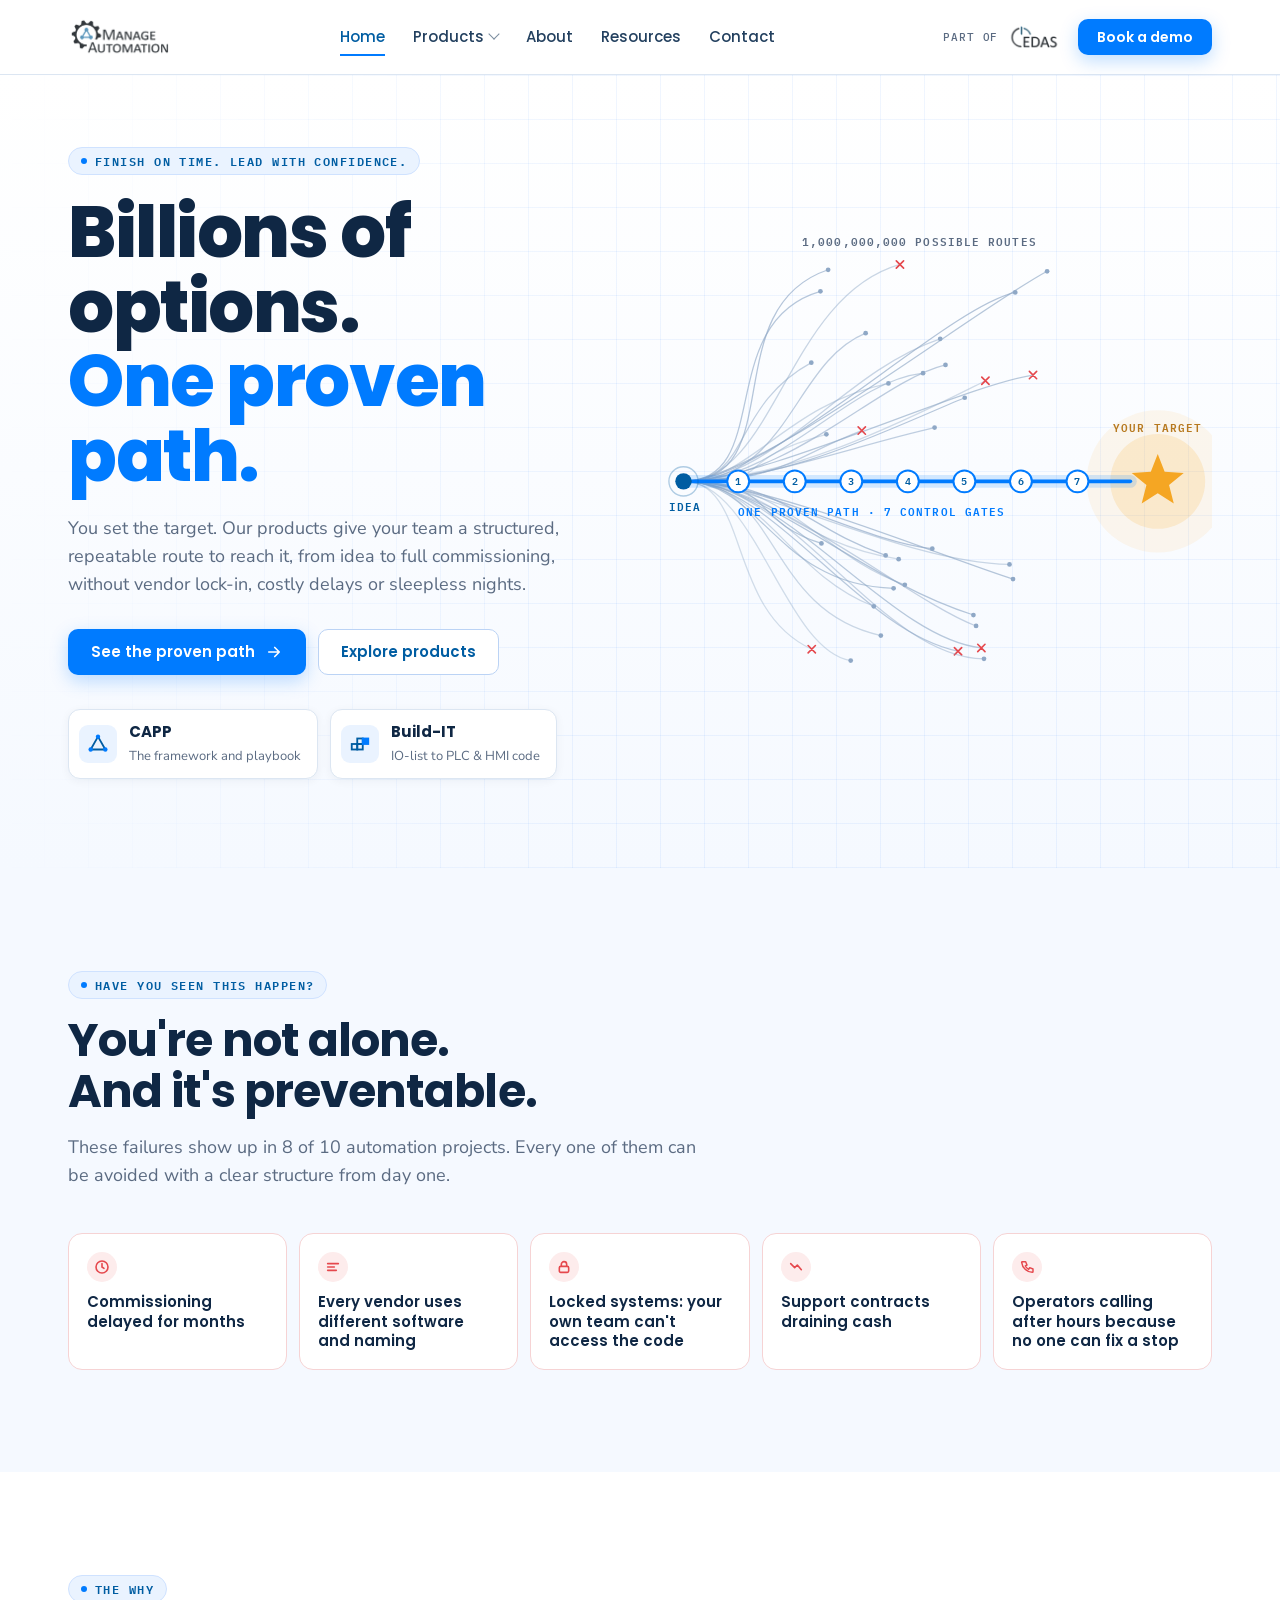
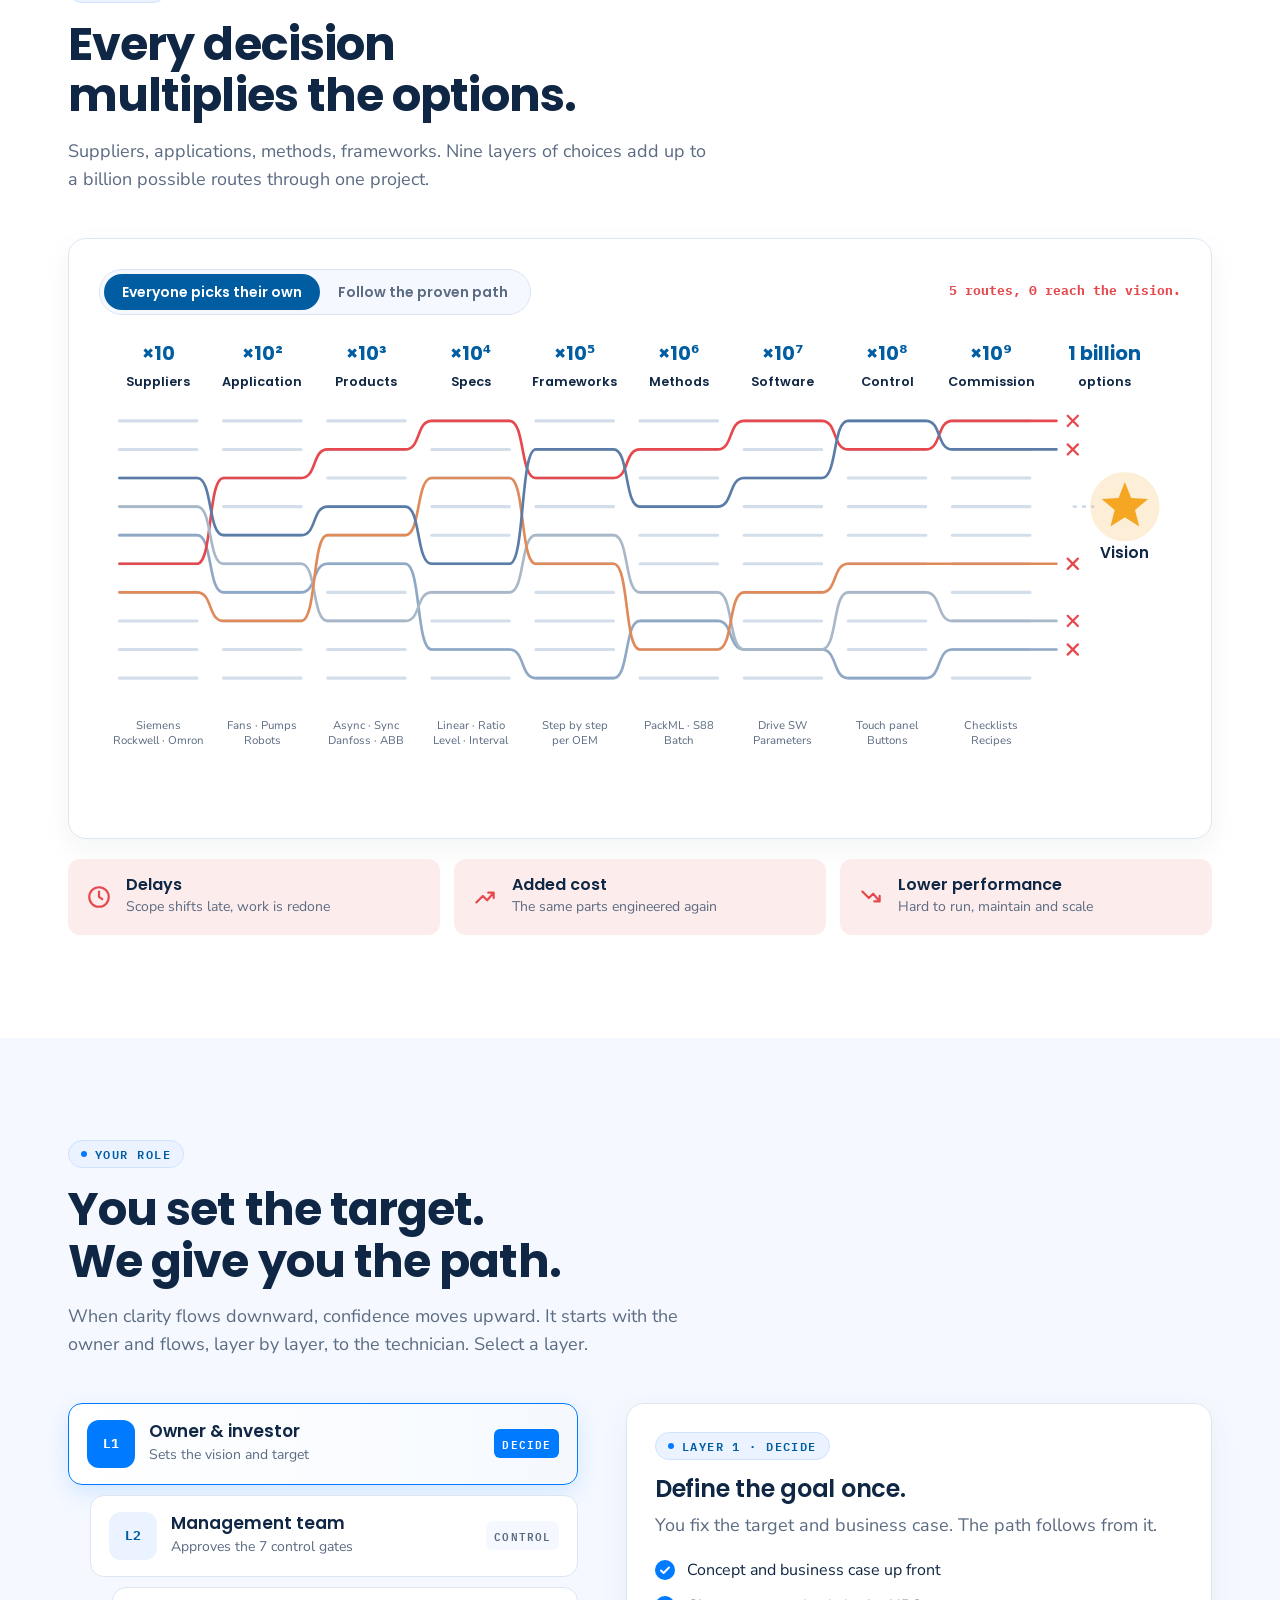
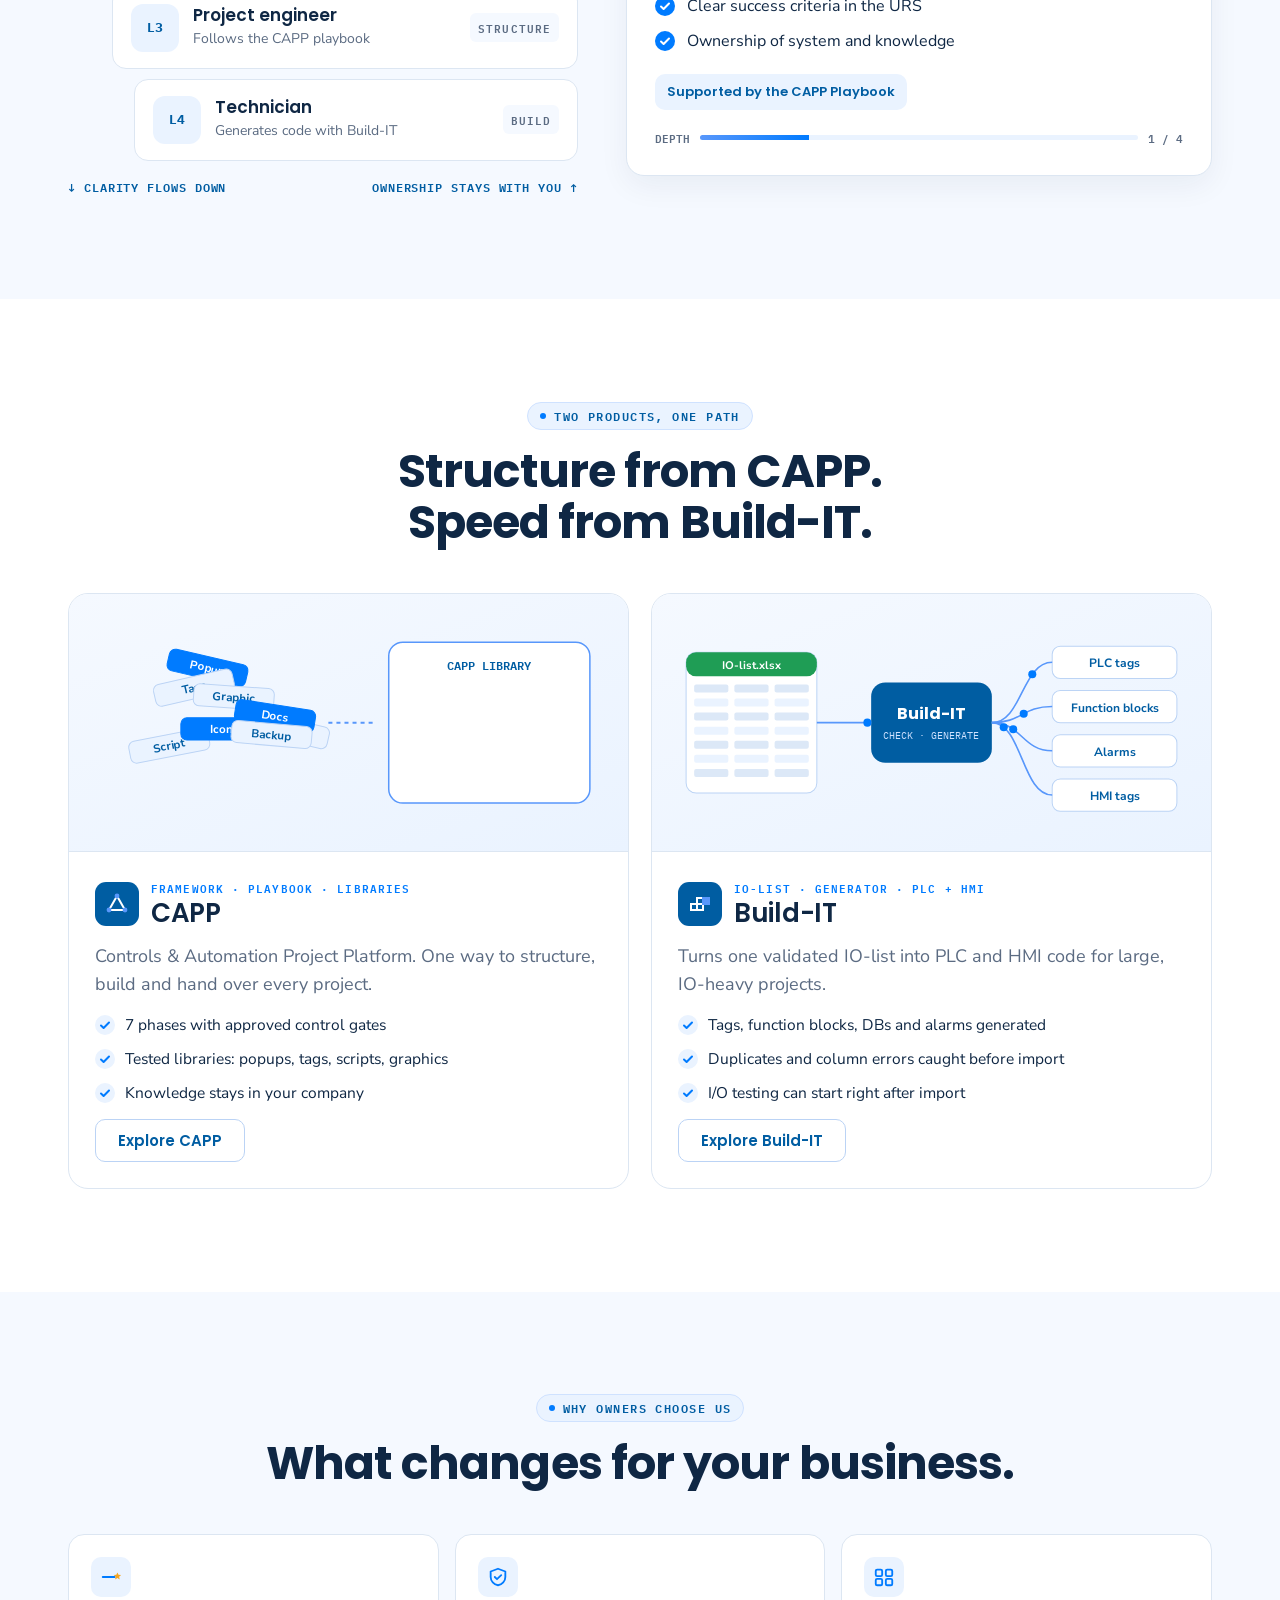
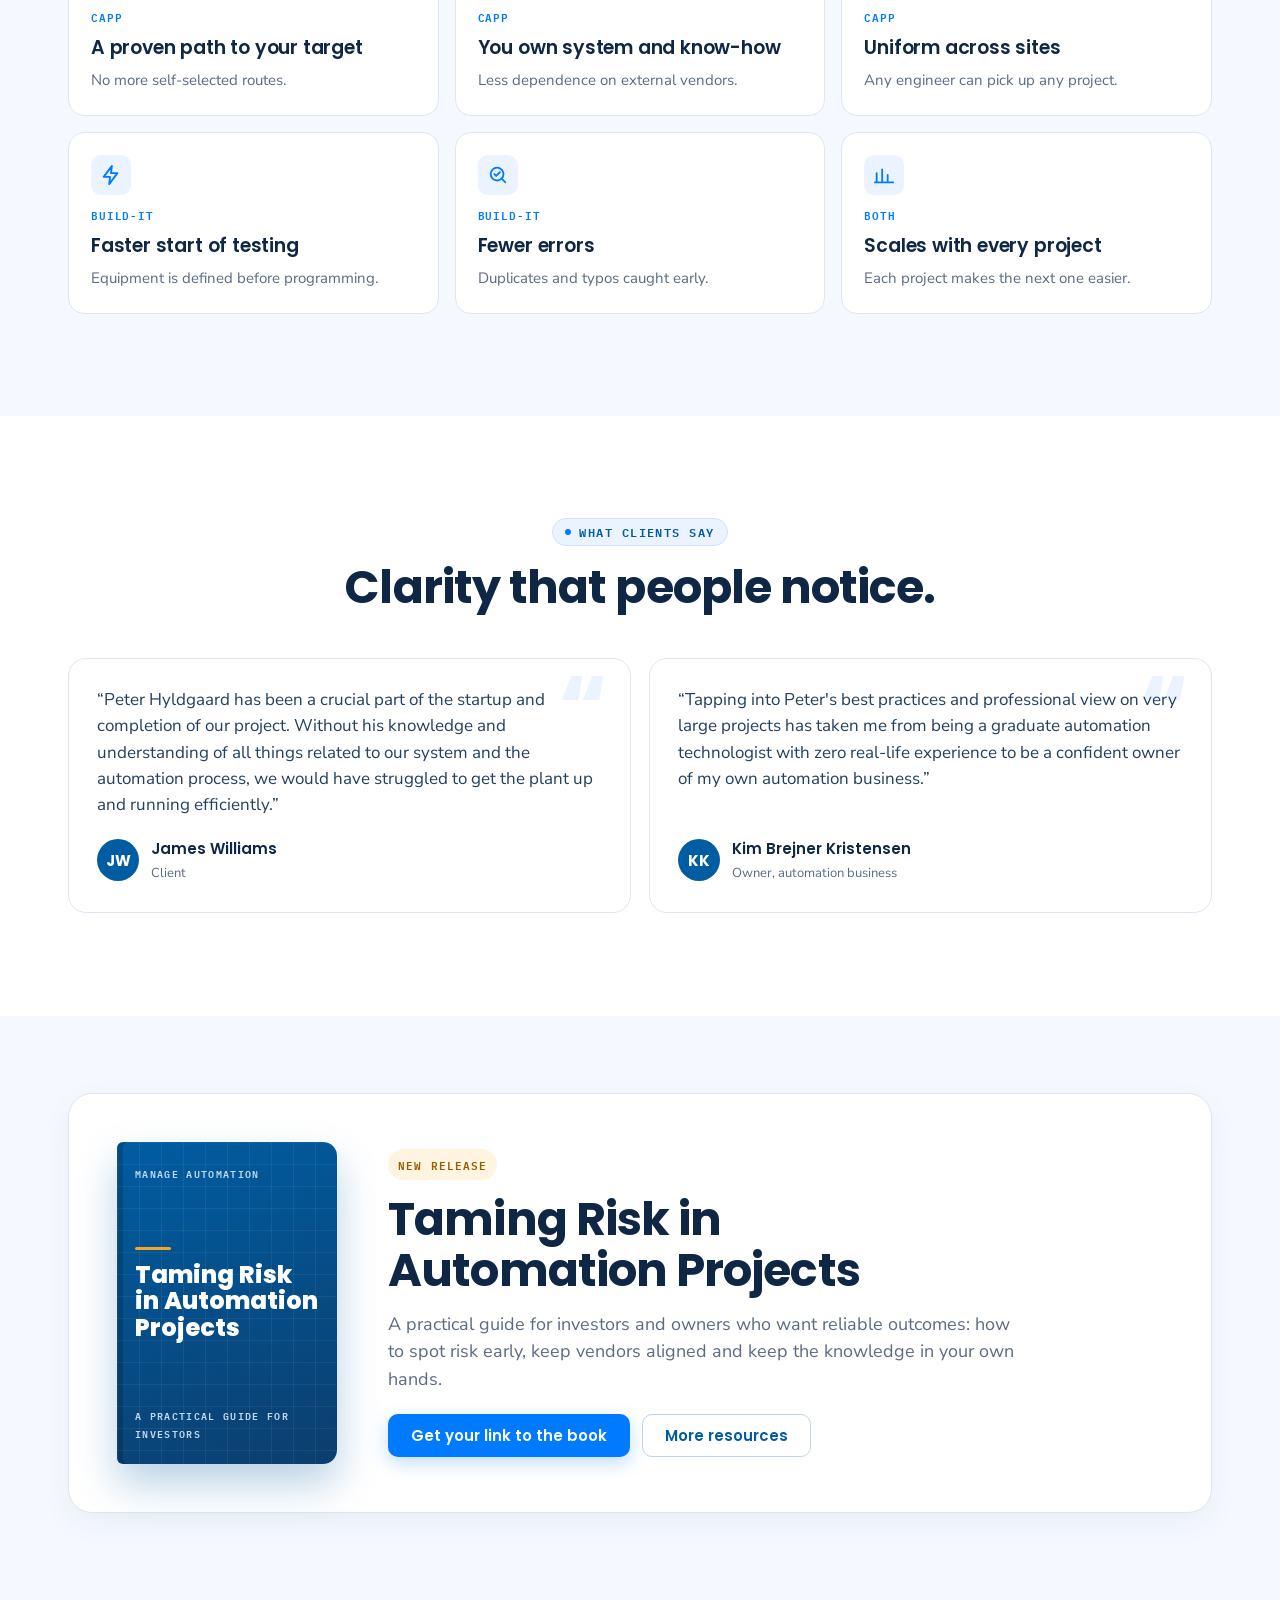
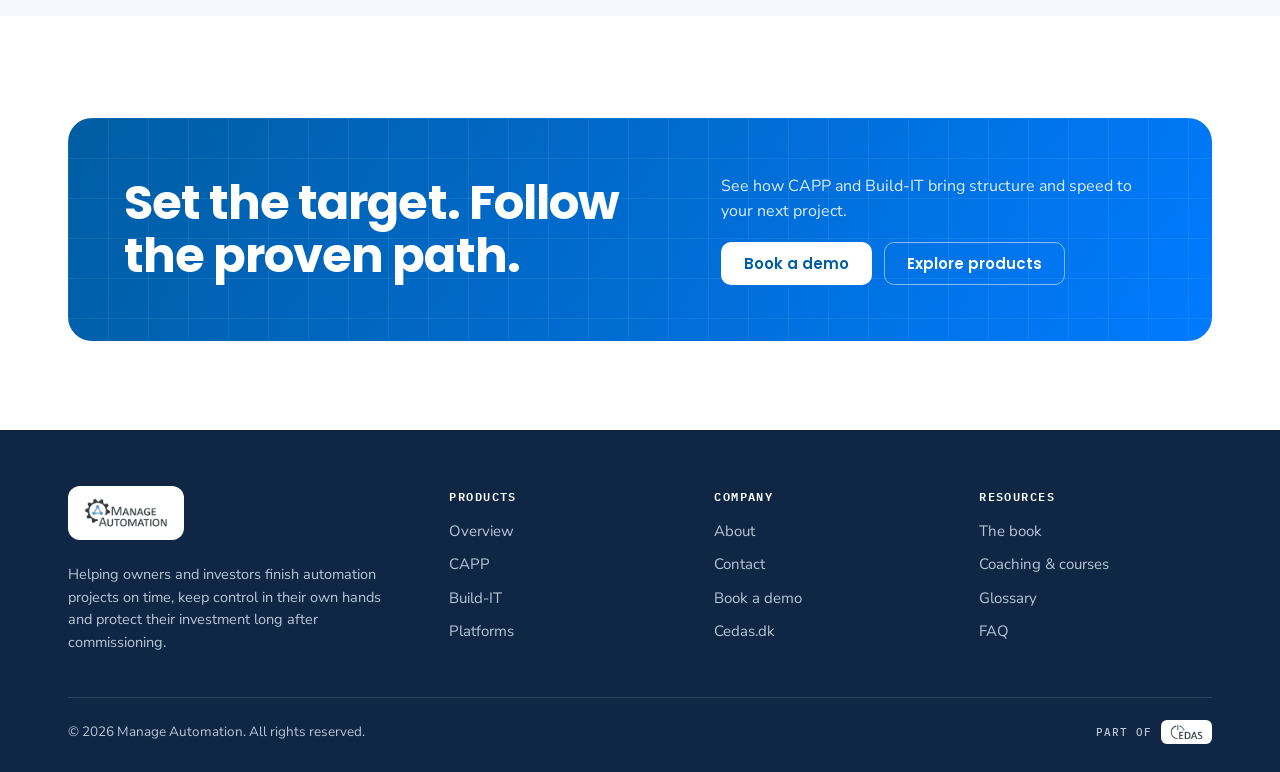
<file: index.html>
<!doctype html>
<html lang="en">
<head>
<meta charset="utf-8">
<meta name="viewport" content="width=device-width, initial-scale=1">
<title>Manage Automation | Finish automation projects on time</title>
<meta name="description" content="CAPP and Build-IT give owners, investors and engineering teams one proven path from idea to commissioning, without vendor lock-in.">
<link rel="icon" type="image/png" href="assets/img/logo-manage-automation.png">
<link rel="preconnect" href="https://fonts.googleapis.com">
<link rel="preconnect" href="https://fonts.gstatic.com" crossorigin>
<link rel="stylesheet" href="https://fonts.googleapis.com/css2?family=Poppins:wght@500;600;700;800&family=Nunito+Sans:wght@400;600;700&family=IBM+Plex+Mono:wght@500;600&display=swap">
<link rel="stylesheet" href="assets/css/styles.css">
</head>
<body>
<!--@header-->
<a class="skip" href="#main">Skip to content</a>
<header class="top">
  <div class="wrap">
    <a class="brand" href="index.html" aria-label="Manage Automation home"><img src="assets/img/logo-manage-automation.png" alt="Manage Automation" width="420" height="162"></a>
    <nav class="menu" id="menu" aria-label="Main">
      <a href="index.html">Home</a>
      <div class="dd">
        <a href="products.html">Products</a>
        <div class="dd-menu">
          <a href="capp.html"><b>CAPP</b><small>Framework, playbook &amp; libraries</small></a>
          <a href="build-it.html"><b>Build-IT</b><small>IO-list to PLC &amp; HMI code</small></a>
          <a href="products.html"><b>All products</b><small>Phases, platforms &amp; comparison</small></a>
        </div>
      </div>
      <a href="about.html">About</a>
      <a href="resources.html">Resources</a>
      <a href="contact.html">Contact</a>
    </nav>
    <div class="top-r">
      <span class="partof"><span>PART OF</span><img src="assets/img/logo-cedas.png" alt="CEDAS" width="240" height="112"></span>
      <a class="btn btn-p" href="contact.html?topic=demo">Book a demo</a>
      <button class="nav-toggle" type="button" aria-controls="menu" aria-expanded="false" aria-label="Open menu"><span></span></button>
    </div>
  </div>
</header>
<!--/@header-->

<main id="main">

<!-- HERO -->
<section class="hero">
  <div class="wrap hero-g">
    <div>
      <span class="eyebrow">Finish on time. Lead with confidence.</span>
      <h1>Billions of options. <span>One proven path.</span></h1>
      <p class="lede">You set the target. Our products give your team a structured, repeatable route to reach it, from idea to full commissioning, without vendor lock-in, costly delays or sleepless nights.</p>
      <div class="cta"><a class="btn btn-p" href="#why">See the proven path <svg width="18" height="18" viewBox="0 0 24 24" fill="none" aria-hidden="true"><path d="M5 12h14M13 6l6 6-6 6" stroke="currentColor" stroke-width="2.2" stroke-linecap="round" stroke-linejoin="round"/></svg></a><a class="btn btn-o" href="products.html">Explore products</a></div>
      <div class="prods">
        <a class="pchip" href="capp.html"><span class="pi"><svg width="22" height="22" viewBox="0 0 24 24" fill="none" aria-hidden="true"><path d="M12 4L20 18H4Z" stroke="#005DA2" stroke-width="2" stroke-linejoin="round"/><circle cx="12" cy="4" r="2.4" fill="#007BFF"/><circle cx="4" cy="18" r="2.4" fill="#007BFF"/><circle cx="20" cy="18" r="2.4" fill="#007BFF"/></svg></span><span><b>CAPP</b><small>The framework and playbook</small></span></a>
        <a class="pchip" href="build-it.html"><span class="pi"><svg width="22" height="22" viewBox="0 0 24 24" fill="none" aria-hidden="true"><rect x="3" y="12" width="6" height="6" stroke="#005DA2" stroke-width="2"/><rect x="9" y="12" width="6" height="6" stroke="#005DA2" stroke-width="2"/><rect x="9" y="6" width="6" height="6" stroke="#005DA2" stroke-width="2"/><rect x="15" y="6" width="6" height="6" fill="#007BFF" stroke="#007BFF" stroke-width="2"/></svg></span><span><b>Build-IT</b><small>IO-list to PLC &amp; HMI code</small></span></a>
      </div>
    </div>
    <svg id="heroArt" viewBox="0 0 620 520" role="img" aria-label="From one idea, many possible routes branch off into dead ends. One blue path passes through seven control gates to the target."></svg>
  </div>
</section>

<!-- PAIN POINTS -->
<section class="tint" id="problems">
  <div class="wrap">
    <div class="head">
      <span class="eyebrow">Have you seen this happen?</span>
      <h2>You're not alone. And it's preventable.</h2>
      <p class="lede">These failures show up in 8 of 10 automation projects. Every one of them can be avoided with a clear structure from day one.</p>
    </div>
    <div class="pains">
      <div><span class="x"><svg width="16" height="16" viewBox="0 0 24 24" fill="none" aria-hidden="true"><circle cx="12" cy="12" r="9" stroke="#E5484D" stroke-width="2.4"/><path d="M12 7v5l3 2" stroke="#E5484D" stroke-width="2.4" stroke-linecap="round"/></svg></span><b>Commissioning delayed for months</b></div>
      <div><span class="x"><svg width="16" height="16" viewBox="0 0 24 24" fill="none" aria-hidden="true"><path d="M4 7h16M4 12h10M4 17h13" stroke="#E5484D" stroke-width="2.4" stroke-linecap="round"/></svg></span><b>Every vendor uses different software and naming</b></div>
      <div><span class="x"><svg width="16" height="16" viewBox="0 0 24 24" fill="none" aria-hidden="true"><rect x="5" y="11" width="14" height="9" rx="2" stroke="#E5484D" stroke-width="2.4"/><path d="M8 11V8a4 4 0 0 1 8 0v3" stroke="#E5484D" stroke-width="2.4"/></svg></span><b>Locked systems: your own team can't access the code</b></div>
      <div><span class="x"><svg width="16" height="16" viewBox="0 0 24 24" fill="none" aria-hidden="true"><path d="M4 7l6 6 4-4 6 7" stroke="#E5484D" stroke-width="2.4" stroke-linecap="round" stroke-linejoin="round"/></svg></span><b>Support contracts draining cash</b></div>
      <div><span class="x"><svg width="16" height="16" viewBox="0 0 24 24" fill="none" aria-hidden="true"><path d="M6 4h4l2 5-2.5 1.5a11 11 0 0 0 5 5L16 13l5 2v4a1 1 0 0 1-1 1A17 17 0 0 1 4 5a1 1 0 0 1 1-1z" stroke="#E5484D" stroke-width="2.2" stroke-linejoin="round"/></svg></span><b>Operators calling after hours because no one can fix a stop</b></div>
    </div>
  </div>
</section>

<!-- WHY -->
<section id="why">
  <div class="wrap">
    <div class="head">
      <span class="eyebrow">The why</span>
      <h2>Every decision multiplies the options.</h2>
      <p class="lede">Suppliers, applications, methods, frameworks. Nine layers of choices add up to a billion possible routes through one project.</p>
    </div>
    <div class="card">
      <div class="chart-top">
        <div class="tog" role="group" aria-label="Compare routes"><button id="bChaos" aria-pressed="true">Everyone picks their own</button><button id="bPath" aria-pressed="false">Follow the proven path</button></div>
        <p class="status" id="status"><b>5 routes, 0 reach the vision.</b></p>
      </div>
      <div class="scroll"><svg id="options" viewBox="0 0 1060 470" role="img" aria-label="Nine decision layers from suppliers to commissioning, each multiplying options by ten up to one billion."></svg></div>
    </div>
    <div class="consq">
      <div><svg width="26" height="26" viewBox="0 0 24 24" fill="none" aria-hidden="true"><circle cx="12" cy="12" r="9" stroke="#E5484D" stroke-width="2"/><path d="M12 7v5l3 2" stroke="#E5484D" stroke-width="2" stroke-linecap="round"/></svg><p><b>Delays</b><span>Scope shifts late, work is redone</span></p></div>
      <div><svg width="26" height="26" viewBox="0 0 24 24" fill="none" aria-hidden="true"><path d="M4 17l6-6 4 4 6-7M15 8h5v5" stroke="#E5484D" stroke-width="2" stroke-linecap="round" stroke-linejoin="round"/></svg><p><b>Added cost</b><span>The same parts engineered again</span></p></div>
      <div><svg width="26" height="26" viewBox="0 0 24 24" fill="none" aria-hidden="true"><path d="M4 7l6 6 4-4 6 7M15 16h5v-5" stroke="#E5484D" stroke-width="2" stroke-linecap="round" stroke-linejoin="round"/></svg><p><b>Lower performance</b><span>Hard to run, maintain and scale</span></p></div>
    </div>
  </div>
</section>

<!-- ROLE -->
<section class="tint" id="role">
  <div class="wrap">
    <div class="head">
      <span class="eyebrow">Your role</span>
      <h2>You set the target. We give you the path.</h2>
      <p class="lede">When clarity flows downward, confidence moves upward. It starts with the owner and flows, layer by layer, to the technician. Select a layer.</p>
    </div>
    <div class="lg">
      <div>
        <div class="stack">
          <button class="layer" aria-pressed="true"><span class="lv">L1</span><span><b>Owner &amp; investor</b><span class="s">Sets the vision and target</span></span><i>DECIDE</i></button>
          <button class="layer" aria-pressed="false"><span class="lv">L2</span><span><b>Management team</b><span class="s">Approves the 7 control gates</span></span><i>CONTROL</i></button>
          <button class="layer" aria-pressed="false"><span class="lv">L3</span><span><b>Project engineer</b><span class="s">Follows the CAPP playbook</span></span><i>STRUCTURE</i></button>
          <button class="layer" aria-pressed="false"><span class="lv">L4</span><span><b>Technician</b><span class="s">Generates code with Build-IT</span></span><i>BUILD</i></button>
        </div>
        <div class="flows"><span>↓ CLARITY FLOWS DOWN</span><span>OWNERSHIP STAYS WITH YOU ↑</span></div>
      </div>
      <div class="detail" aria-live="polite">
        <span class="eyebrow" id="dE">Layer 1 · Decide</span>
        <h3 id="dH"></h3>
        <p class="lede" id="dP"></p>
        <ul id="dL"></ul>
        <span class="ptag" id="dT"></span>
        <div class="depth"><span>DEPTH</span><span class="bar"><i id="dB" style="width:25%"></i></span><span id="dN">1 / 4</span></div>
      </div>
    </div>
  </div>
</section>

<!-- PRODUCTS -->
<section id="products">
  <div class="wrap">
    <div class="head center">
      <span class="eyebrow">Two products, one path</span>
      <h2>Structure from CAPP. Speed from Build-IT.</h2>
    </div>
    <div class="pg">
      <article class="prod">
        <div class="vis"><svg id="cappVis" viewBox="0 0 520 220" role="img" aria-label="Scattered engineering assets snap into one organised CAPP library."></svg></div>
        <div class="bd">
          <div class="nm"><span class="pi"><svg width="24" height="24" viewBox="0 0 24 24" fill="none" aria-hidden="true"><path d="M12 4L20 18H4Z" stroke="#fff" stroke-width="2" stroke-linejoin="round"/><circle cx="12" cy="4" r="2.4" fill="#5897FB"/><circle cx="4" cy="18" r="2.4" fill="#5897FB"/><circle cx="20" cy="18" r="2.4" fill="#5897FB"/></svg></span><span><small>FRAMEWORK · PLAYBOOK · LIBRARIES</small><h3>CAPP</h3></span></div>
          <p class="lede">Controls &amp; Automation Project Platform. One way to structure, build and hand over every project.</p>
          <ul class="adv">
            <li><svg width="20" height="20" viewBox="0 0 20 20" aria-hidden="true"><circle cx="10" cy="10" r="10" fill="#EAF3FF"/><path d="M6 10.5l2.6 2.5L14 7.5" fill="none" stroke="#007BFF" stroke-width="2" stroke-linecap="round" stroke-linejoin="round"/></svg>7 phases with approved control gates</li>
            <li><svg width="20" height="20" viewBox="0 0 20 20" aria-hidden="true"><circle cx="10" cy="10" r="10" fill="#EAF3FF"/><path d="M6 10.5l2.6 2.5L14 7.5" fill="none" stroke="#007BFF" stroke-width="2" stroke-linecap="round" stroke-linejoin="round"/></svg>Tested libraries: popups, tags, scripts, graphics</li>
            <li><svg width="20" height="20" viewBox="0 0 20 20" aria-hidden="true"><circle cx="10" cy="10" r="10" fill="#EAF3FF"/><path d="M6 10.5l2.6 2.5L14 7.5" fill="none" stroke="#007BFF" stroke-width="2" stroke-linecap="round" stroke-linejoin="round"/></svg>Knowledge stays in your company</li>
          </ul>
          <div><a class="btn btn-o" href="capp.html">Explore CAPP</a></div>
        </div>
      </article>
      <article class="prod">
        <div class="vis"><svg id="biVis" viewBox="0 0 520 220" role="img" aria-label="An IO-list feeds Build-IT, which outputs tags, function blocks, alarms and HMI tags."></svg></div>
        <div class="bd">
          <div class="nm"><span class="pi"><svg width="24" height="24" viewBox="0 0 24 24" fill="none" aria-hidden="true"><rect x="3" y="12" width="6" height="6" stroke="#fff" stroke-width="2"/><rect x="9" y="12" width="6" height="6" stroke="#fff" stroke-width="2"/><rect x="9" y="6" width="6" height="6" stroke="#fff" stroke-width="2"/><rect x="15" y="6" width="6" height="6" fill="#5897FB" stroke="#5897FB" stroke-width="2"/></svg></span><span><small>IO-LIST · GENERATOR · PLC + HMI</small><h3>Build-IT</h3></span></div>
          <p class="lede">Turns one validated IO-list into PLC and HMI code for large, IO-heavy projects.</p>
          <ul class="adv">
            <li><svg width="20" height="20" viewBox="0 0 20 20" aria-hidden="true"><circle cx="10" cy="10" r="10" fill="#EAF3FF"/><path d="M6 10.5l2.6 2.5L14 7.5" fill="none" stroke="#007BFF" stroke-width="2" stroke-linecap="round" stroke-linejoin="round"/></svg>Tags, function blocks, DBs and alarms generated</li>
            <li><svg width="20" height="20" viewBox="0 0 20 20" aria-hidden="true"><circle cx="10" cy="10" r="10" fill="#EAF3FF"/><path d="M6 10.5l2.6 2.5L14 7.5" fill="none" stroke="#007BFF" stroke-width="2" stroke-linecap="round" stroke-linejoin="round"/></svg>Duplicates and column errors caught before import</li>
            <li><svg width="20" height="20" viewBox="0 0 20 20" aria-hidden="true"><circle cx="10" cy="10" r="10" fill="#EAF3FF"/><path d="M6 10.5l2.6 2.5L14 7.5" fill="none" stroke="#007BFF" stroke-width="2" stroke-linecap="round" stroke-linejoin="round"/></svg>I/O testing can start right after import</li>
          </ul>
          <div><a class="btn btn-o" href="build-it.html">Explore Build-IT</a></div>
        </div>
      </article>
    </div>
  </div>
</section>

<!-- ADVANTAGES -->
<section class="tint" id="advantages">
  <div class="wrap">
    <div class="head center"><span class="eyebrow">Why owners choose us</span><h2>What changes for your business.</h2></div>
    <div class="advg">
      <div class="advc"><span class="ic"><svg width="22" height="22" viewBox="0 0 24 24" fill="none" aria-hidden="true"><path d="M3 12h13" stroke="#007BFF" stroke-width="2" stroke-linecap="round"/><path d="M19 7l1.2 2.6 2.8.3-2.1 1.9.6 2.8L19 13.2l-2.5 1.4.6-2.8L15 9.9l2.8-.3z" fill="#F5A623"/></svg></span><span class="by">CAPP</span><h3>A proven path to your target</h3><p>No more self-selected routes.</p></div>
      <div class="advc"><span class="ic"><svg width="22" height="22" viewBox="0 0 24 24" fill="none" aria-hidden="true"><path d="M12 3l8 3v6c0 4.5-3.4 8.2-8 9-4.6-.8-8-4.5-8-9V6z" stroke="#007BFF" stroke-width="2" stroke-linejoin="round"/><path d="M8.5 12l2.4 2.4L15.5 10" stroke="#007BFF" stroke-width="2" stroke-linecap="round" stroke-linejoin="round"/></svg></span><span class="by">CAPP</span><h3>You own system and know-how</h3><p>Less dependence on external vendors.</p></div>
      <div class="advc"><span class="ic"><svg width="22" height="22" viewBox="0 0 24 24" fill="none" aria-hidden="true"><rect x="3" y="4" width="7" height="7" rx="1.5" stroke="#007BFF" stroke-width="2"/><rect x="14" y="4" width="7" height="7" rx="1.5" stroke="#007BFF" stroke-width="2"/><rect x="3" y="14" width="7" height="7" rx="1.5" stroke="#007BFF" stroke-width="2"/><rect x="14" y="14" width="7" height="7" rx="1.5" stroke="#007BFF" stroke-width="2"/></svg></span><span class="by">CAPP</span><h3>Uniform across sites</h3><p>Any engineer can pick up any project.</p></div>
      <div class="advc"><span class="ic"><svg width="22" height="22" viewBox="0 0 24 24" fill="none" aria-hidden="true"><path d="M13 2L4 14h7l-1 8 9-12h-7z" stroke="#007BFF" stroke-width="2" stroke-linejoin="round"/></svg></span><span class="by">BUILD-IT</span><h3>Faster start of testing</h3><p>Equipment is defined before programming.</p></div>
      <div class="advc"><span class="ic"><svg width="22" height="22" viewBox="0 0 24 24" fill="none" aria-hidden="true"><circle cx="11" cy="11" r="7" stroke="#007BFF" stroke-width="2"/><path d="M20 20l-4-4M8 11l2 2 4-4" stroke="#007BFF" stroke-width="2" stroke-linecap="round" stroke-linejoin="round"/></svg></span><span class="by">BUILD-IT</span><h3>Fewer errors</h3><p>Duplicates and typos caught early.</p></div>
      <div class="advc"><span class="ic"><svg width="22" height="22" viewBox="0 0 24 24" fill="none" aria-hidden="true"><path d="M4 20V10M10 20V6M16 20v-8M22 20H2" stroke="#007BFF" stroke-width="2" stroke-linecap="round"/></svg></span><span class="by">BOTH</span><h3>Scales with every project</h3><p>Each project makes the next one easier.</p></div>
    </div>
  </div>
</section>

<!-- TESTIMONIALS -->
<section id="testimonials">
  <div class="wrap">
    <div class="head center"><span class="eyebrow">What clients say</span><h2>Clarity that people notice.</h2></div>
    <div class="quotes">
      <figure class="quote">
        <blockquote>“Peter Hyldgaard has been a crucial part of the startup and completion of our project. Without his knowledge and understanding of all things related to our system and the automation process, we would have struggled to get the plant up and running efficiently.”</blockquote>
        <figcaption><span class="av" aria-hidden="true">JW</span><span><b>James Williams</b><small>Client</small></span></figcaption>
      </figure>
      <figure class="quote">
        <blockquote>“Tapping into Peter's best practices and professional view on very large projects has taken me from being a graduate automation technologist with zero real-life experience to be a confident owner of my own automation business.”</blockquote>
        <figcaption><span class="av" aria-hidden="true">KK</span><span><b>Kim Brejner Kristensen</b><small>Owner, automation business</small></span></figcaption>
      </figure>
    </div>
  </div>
</section>

<!-- BOOK -->
<section class="tint" id="book" style="padding-top:clamp(48px,6vw,80px)">
  <div class="wrap">
    <div class="book">
      <div class="cover" aria-hidden="true"><small>MANAGE AUTOMATION</small><div style="display:grid;gap:12px"><span class="rule"></span><b>Taming Risk in Automation Projects</b></div><small>A PRACTICAL GUIDE FOR INVESTORS</small></div>
      <div class="stack-s">
        <span class="badge">New release</span>
        <h2>Taming Risk in Automation Projects</h2>
        <p class="lede">A practical guide for investors and owners who want reliable outcomes: how to spot risk early, keep vendors aligned and keep the knowledge in your own hands.</p>
        <div class="cta" style="margin-top:6px"><a class="btn btn-p" href="https://www.manageautomation.com/resource_redirect/landing_pages/2151653494" rel="noopener">Get your link to the book</a><a class="btn btn-o" href="resources.html">More resources</a></div>
      </div>
    </div>
  </div>
</section>

<!-- CTA -->
<section id="start">
  <div class="wrap">
    <div class="final">
      <h2>Set the target. Follow the proven path.</h2>
      <div style="display:grid;gap:18px"><p>See how CAPP and Build-IT bring structure and speed to your next project.</p><div class="cta" style="margin-top:0"><a class="btn btn-w" href="contact.html?topic=demo">Book a demo</a><a class="btn btn-ow" href="products.html">Explore products</a></div></div>
    </div>
  </div>
</section>
</main>

<!--@footer-->
<footer class="site">
  <div class="wrap">
    <div class="fgrid">
      <div>
        <a class="flogo" href="index.html"><img src="assets/img/logo-manage-automation.png" alt="Manage Automation" width="420" height="162"></a>
        <p>Helping owners and investors finish automation projects on time, keep control in their own hands and protect their investment long after commissioning.</p>
      </div>
      <div>
        <h4>Products</h4>
        <ul>
          <li><a href="products.html">Overview</a></li>
          <li><a href="capp.html">CAPP</a></li>
          <li><a href="build-it.html">Build-IT</a></li>
          <li><a href="products.html#platforms">Platforms</a></li>
        </ul>
      </div>
      <div>
        <h4>Company</h4>
        <ul>
          <li><a href="about.html">About</a></li>
          <li><a href="contact.html">Contact</a></li>
          <li><a href="contact.html?topic=demo">Book a demo</a></li>
          <li><a href="https://www.cedas.dk" rel="noopener">Cedas.dk</a></li>
        </ul>
      </div>
      <div>
        <h4>Resources</h4>
        <ul>
          <li><a href="resources.html#book">The book</a></li>
          <li><a href="resources.html#learn">Coaching &amp; courses</a></li>
          <li><a href="resources.html#glossary">Glossary</a></li>
          <li><a href="resources.html#faq">FAQ</a></li>
        </ul>
      </div>
    </div>
    <div class="fbot">
      <span>&copy; <span data-year>2026</span> Manage Automation. All rights reserved.</span>
      <span class="cedas">PART OF <img src="assets/img/logo-cedas.png" alt="CEDAS" width="240" height="112"></span>
    </div>
  </div>
</footer>
<script src="assets/js/site.js" defer></script>
<!--/@footer-->
<script src="assets/js/visuals.js" defer></script>
</body>
</html>
</file>
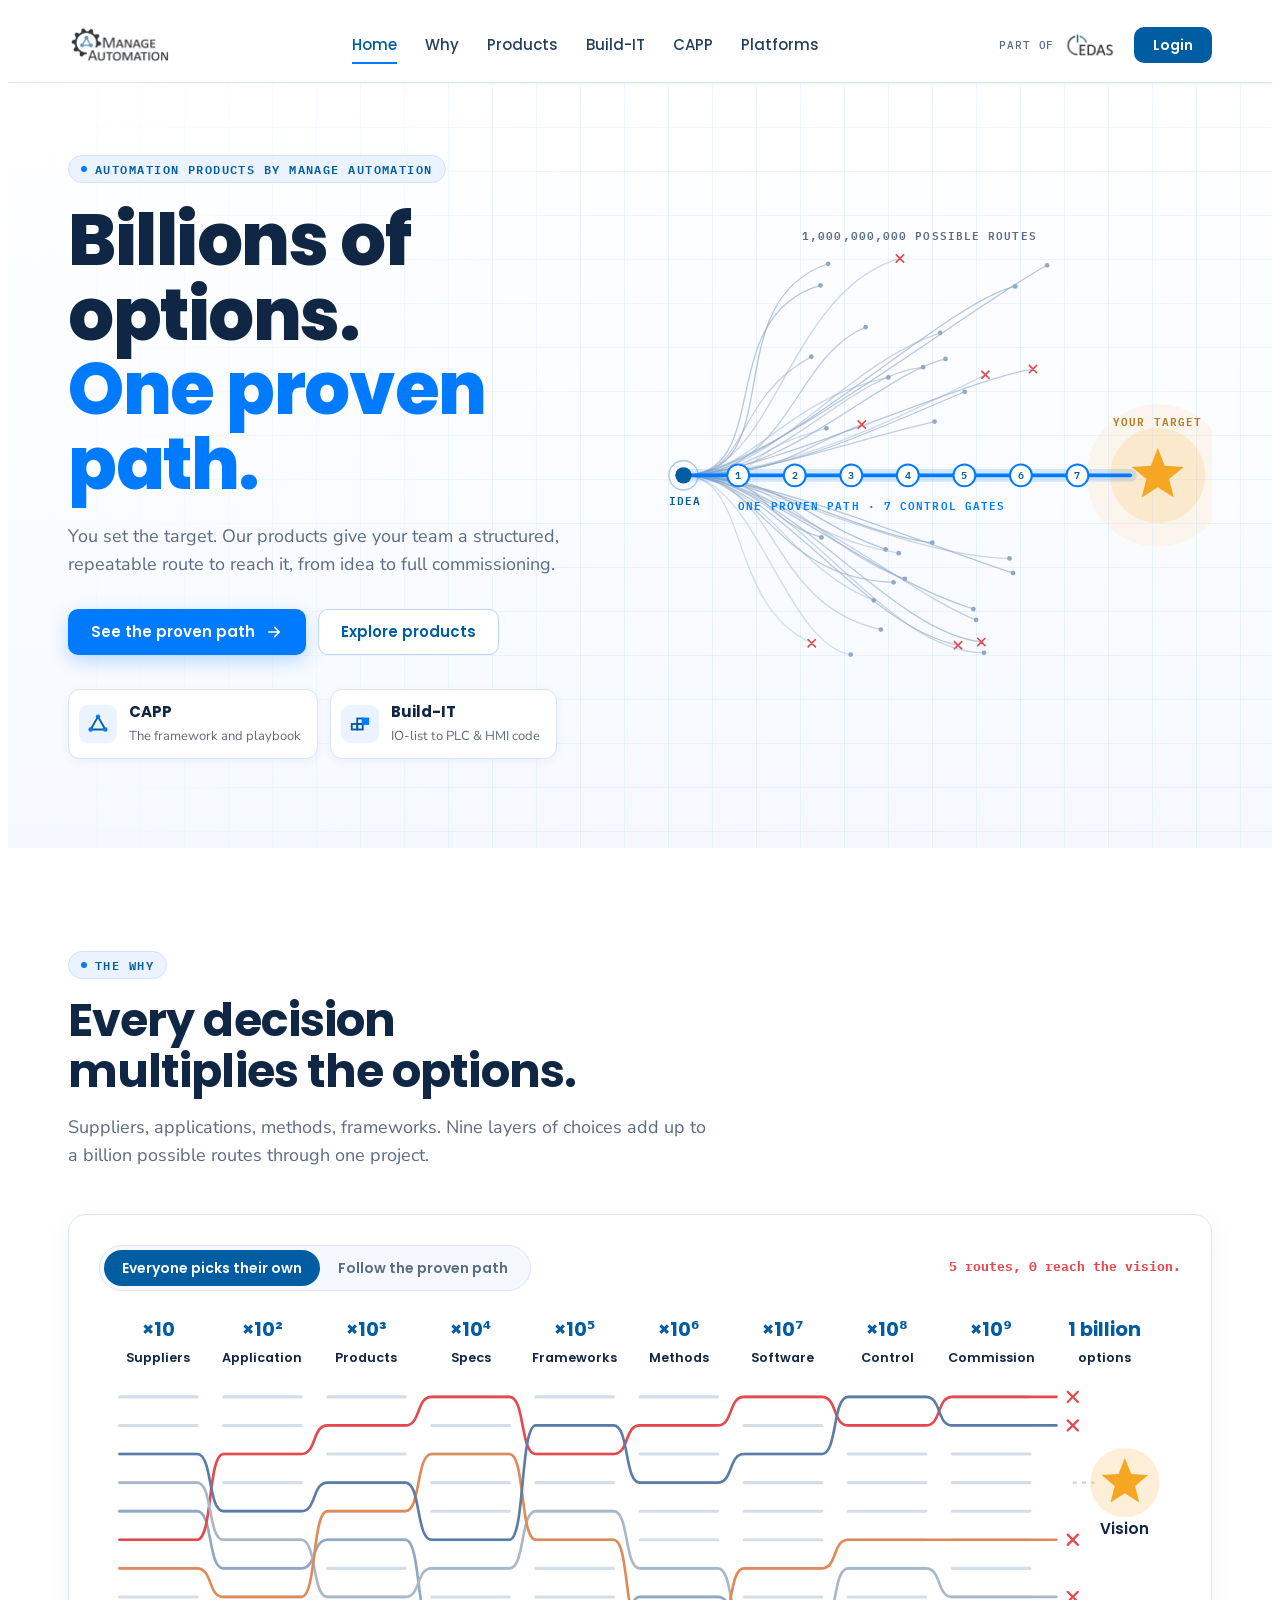
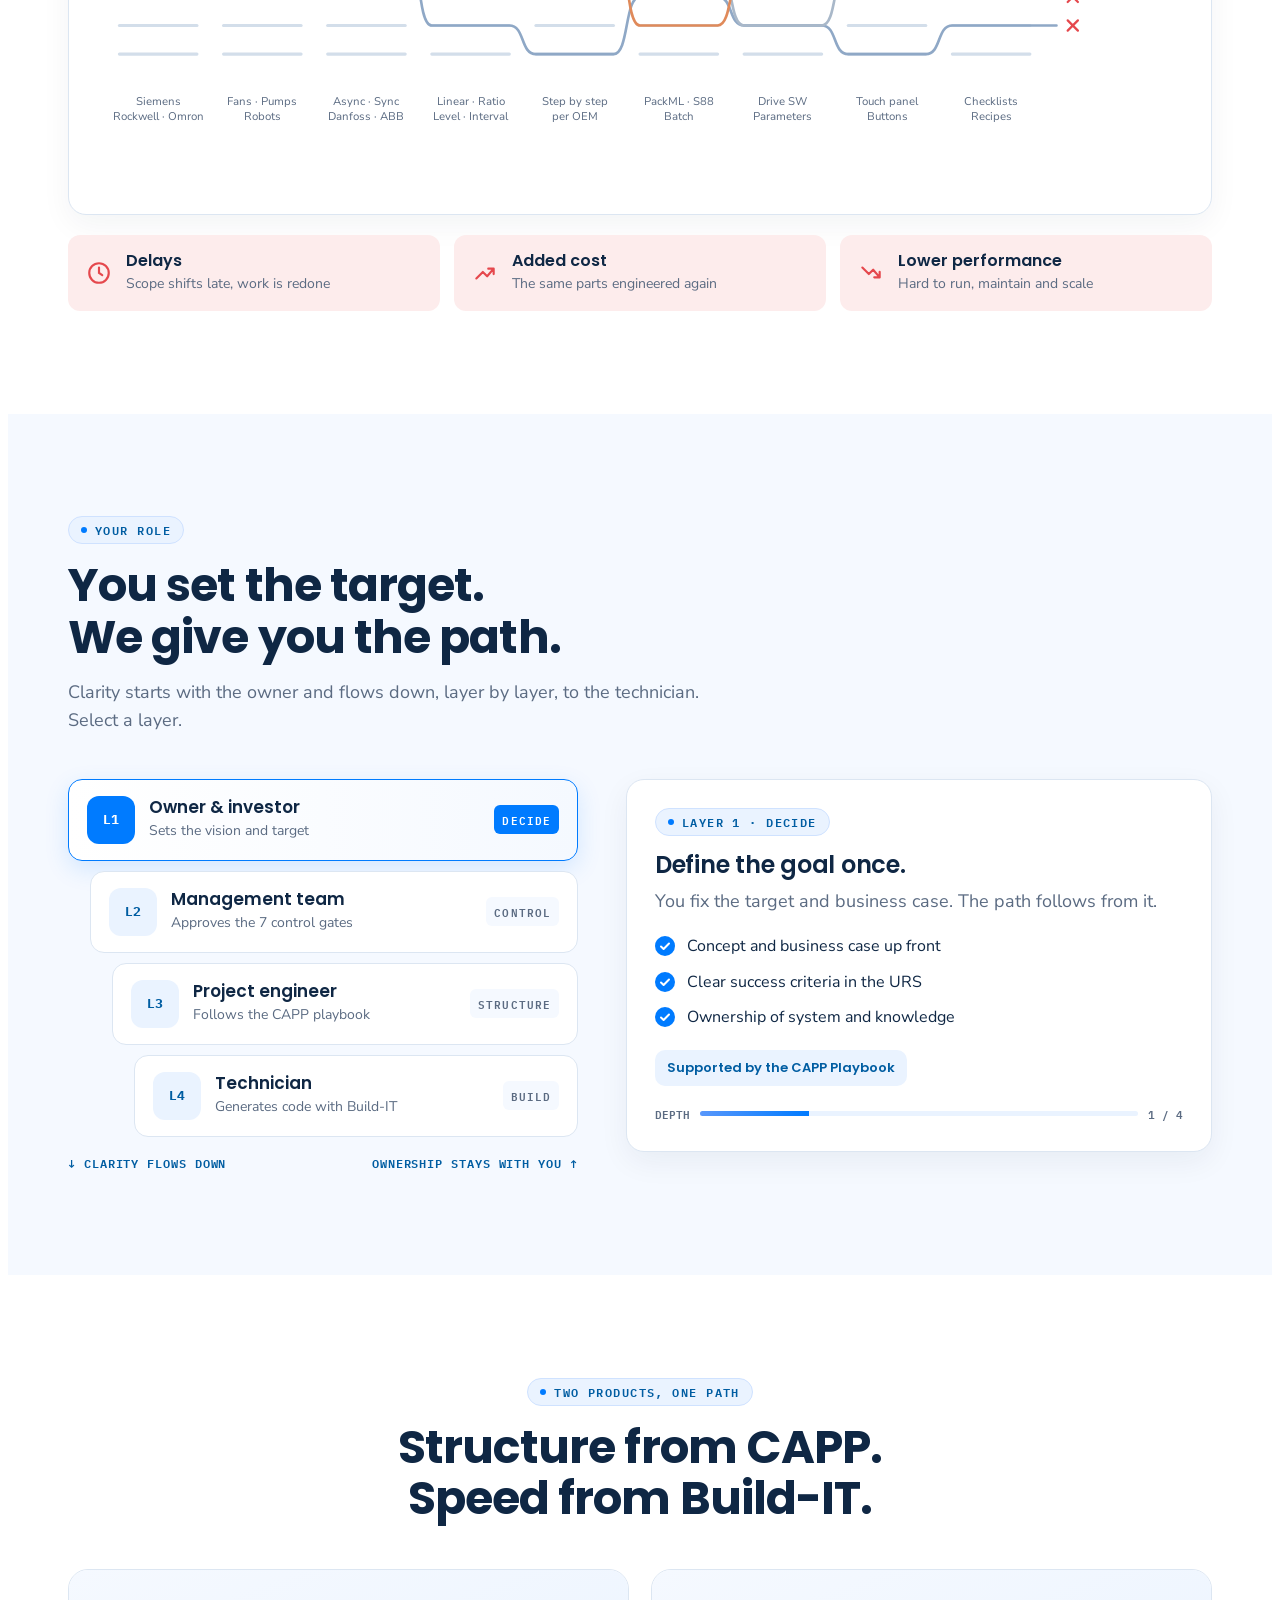
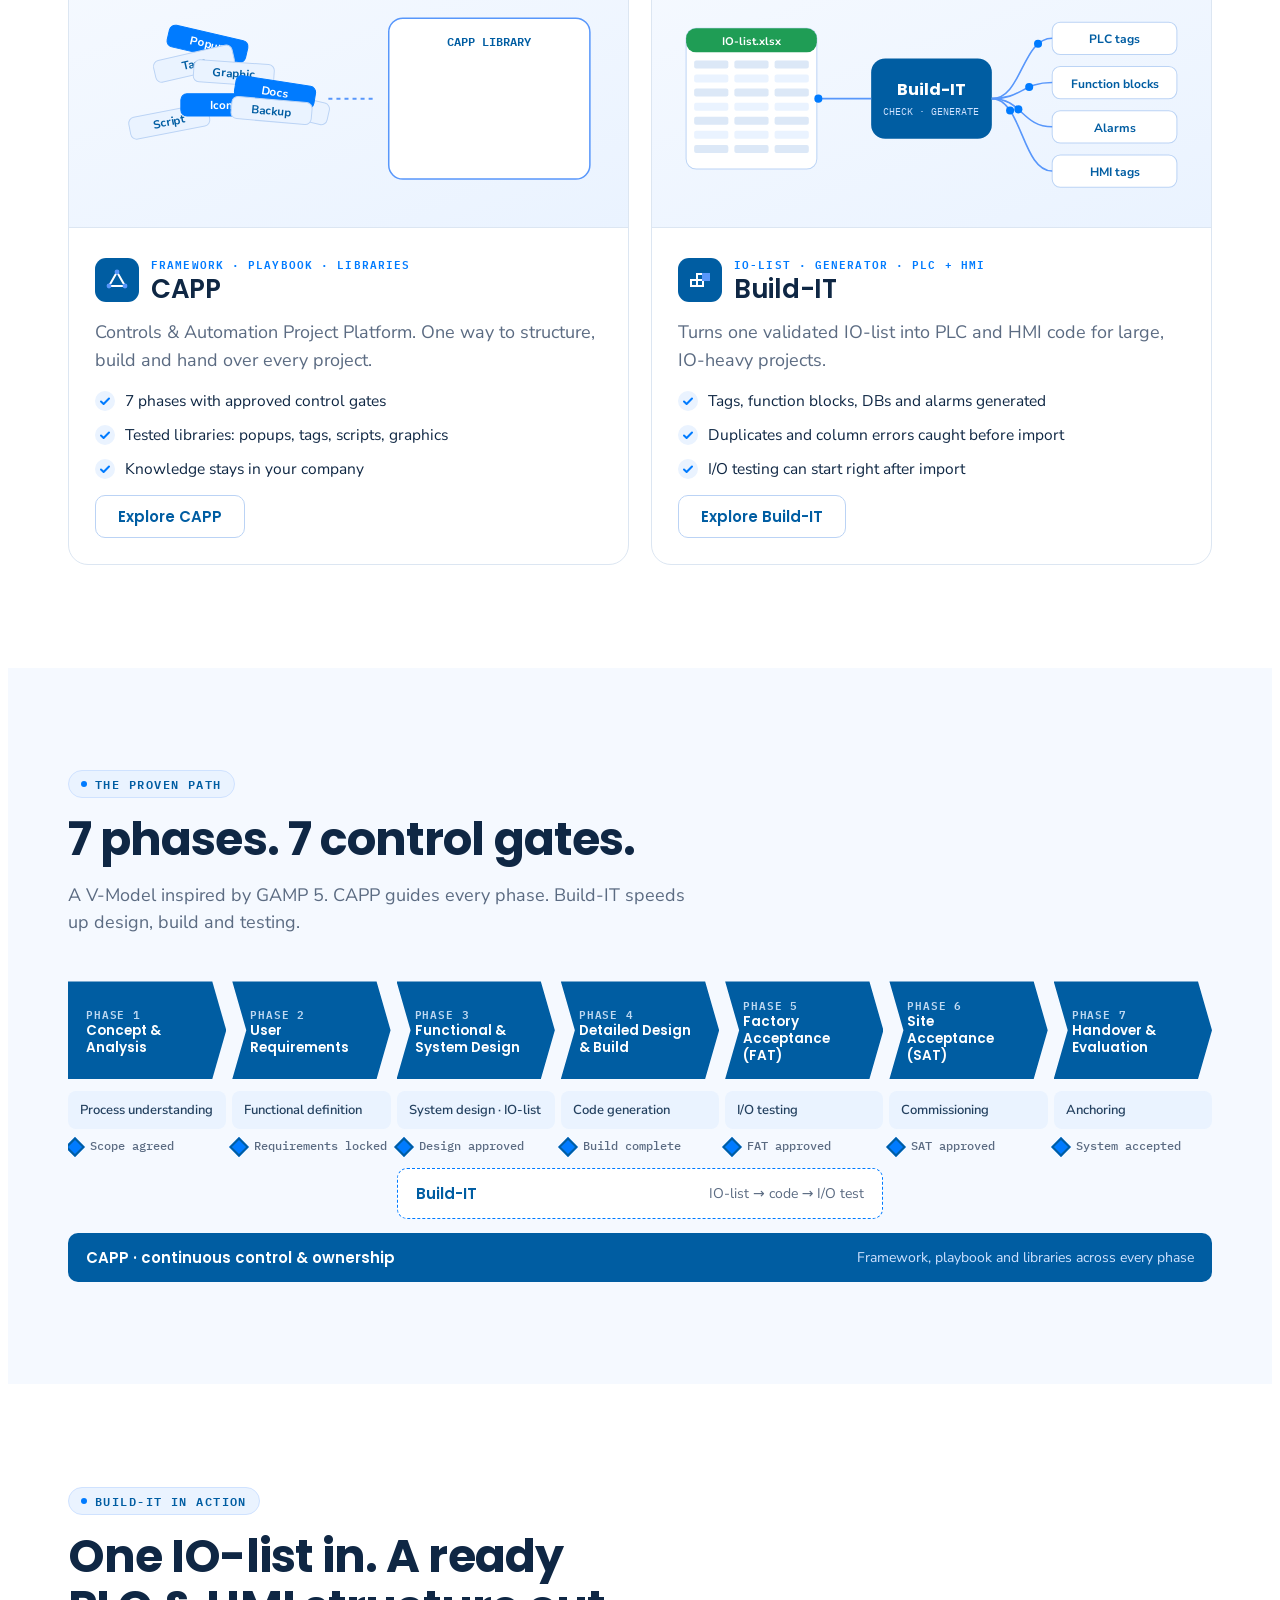
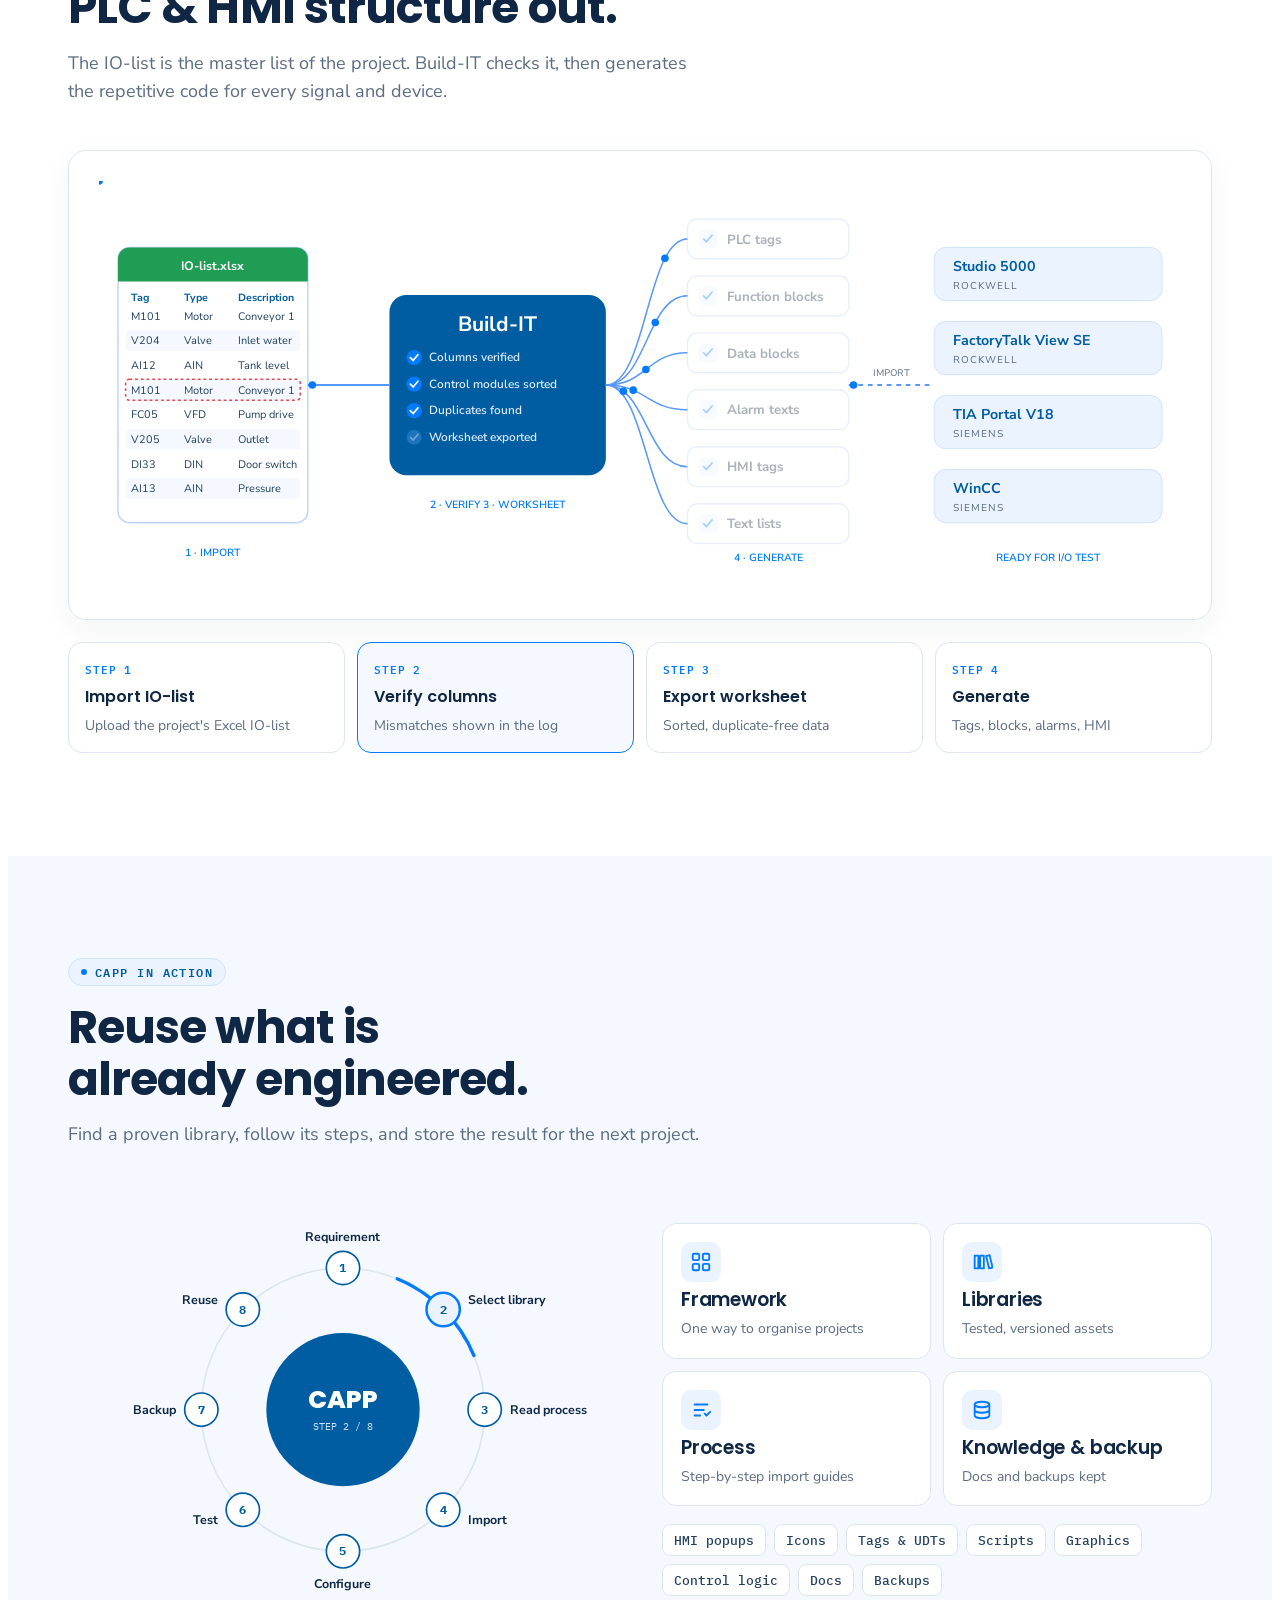
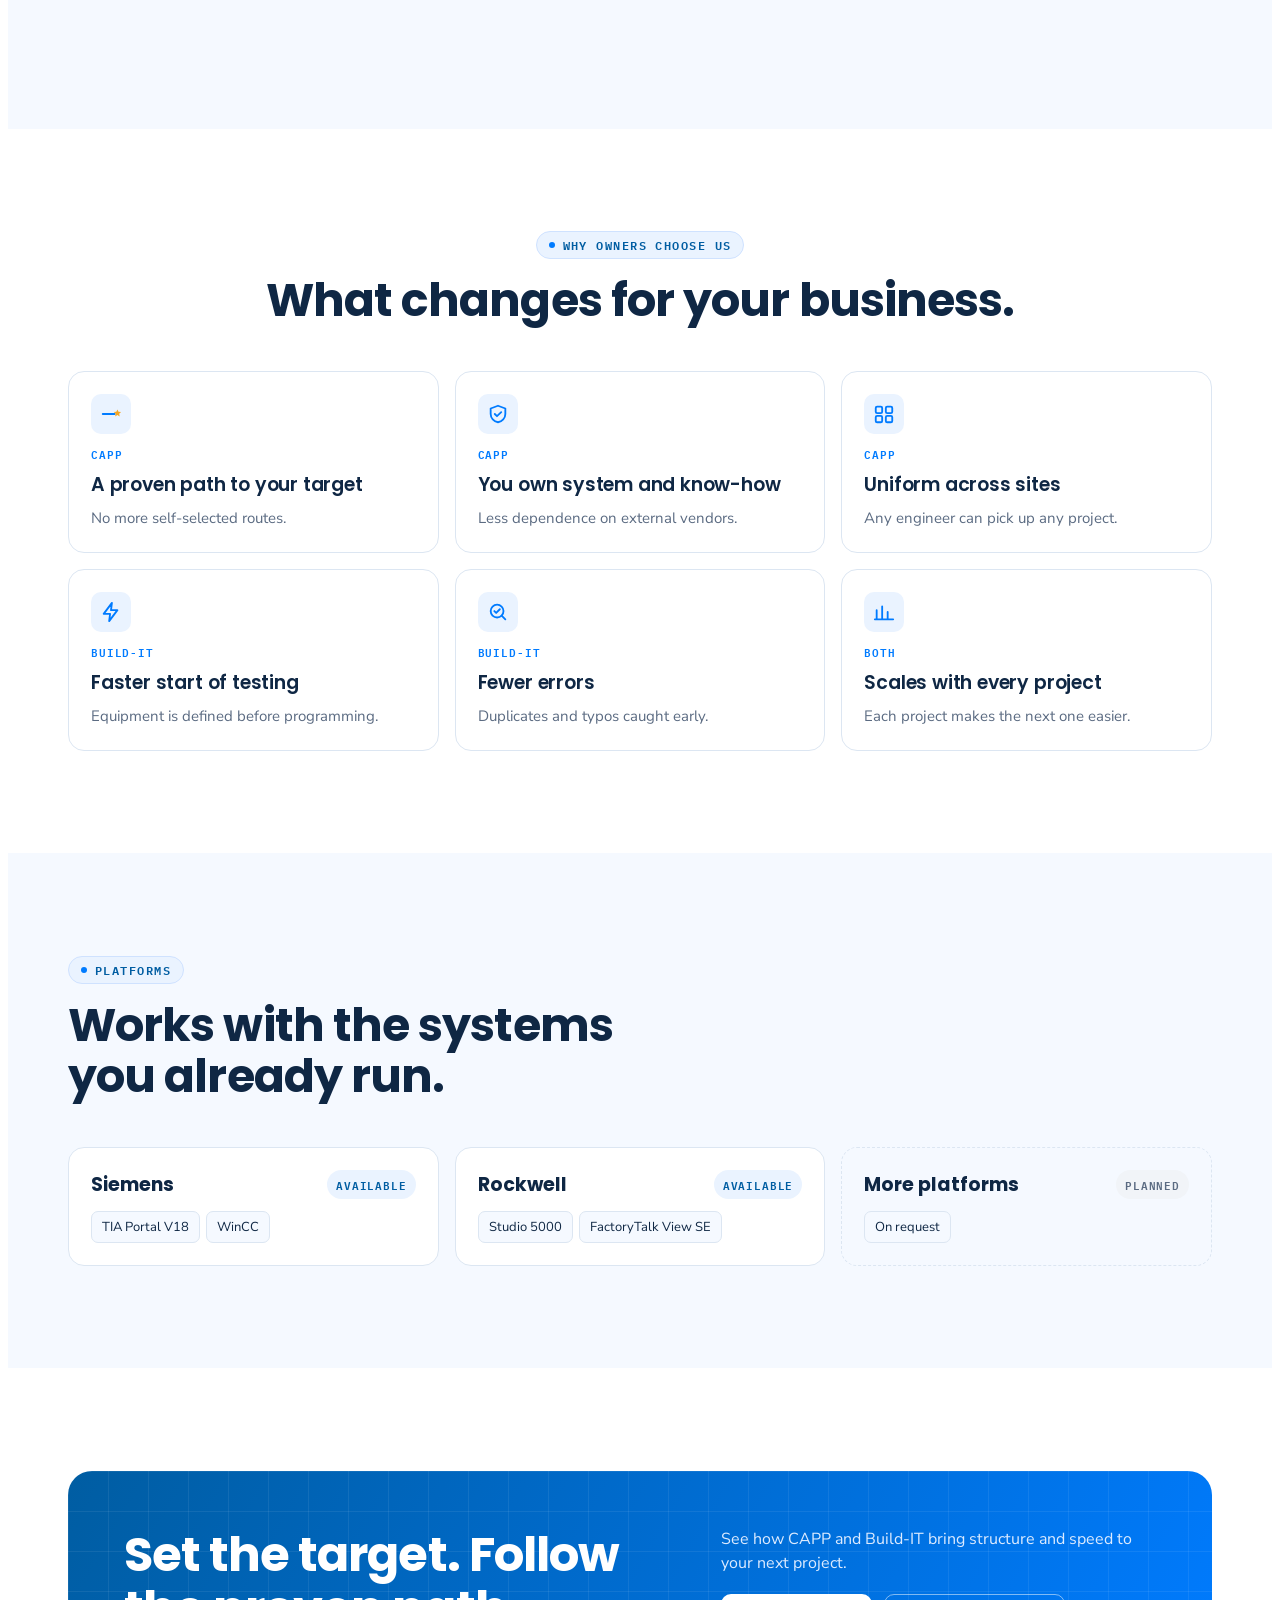
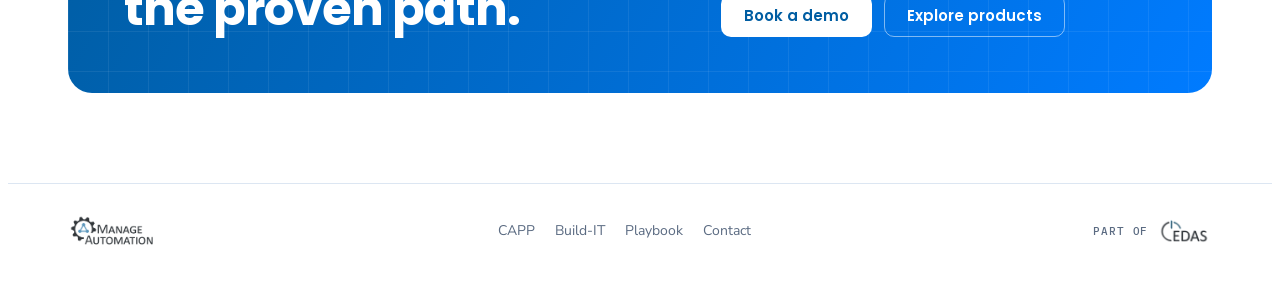
<file: _original/index.html>
<!doctype html><html lang="en"><head><meta charset="utf-8"><meta name="viewport" content="width=device-width, initial-scale=1"><title>Manage Automation Products</title>
<link rel="preconnect" href="https://fonts.googleapis.com">
<link rel="preconnect" href="https://fonts.gstatic.com" crossorigin>
<link rel="stylesheet" href="https://fonts.googleapis.com/css2?family=Poppins:wght@500;600;700;800&family=Nunito+Sans:wght@400;600;700&family=IBM+Plex+Mono:wght@500;600&display=swap">
<style>
:root{
  color-scheme: light;
  --blue:#007BFF; --blue-d:#005DA2; --blue-l:#5897FB; --sky:#EAF3FF; --sky-2:#F5F9FF;
  --ink:#0F2744; --ink-2:#23405F; --muted:#5B6B82; --line:#DCE6F2; --white:#FFFFFF;
  --amber:#F5A623; --red:#E5484D; --red-soft:#FDECEC; --grey:#B7C6D8;
  --display:"Poppins",system-ui,"Segoe UI",sans-serif;
  --body:"Nunito Sans",system-ui,-apple-system,"Segoe UI",sans-serif;
  --mono:"IBM Plex Mono",ui-monospace,Menlo,Consolas,monospace;
}
*{box-sizing:border-box}
body{background:var(--white);color:var(--ink);font-family:var(--body);font-size:16px;line-height:1.55;-webkit-font-smoothing:antialiased}
a{color:inherit}
p{margin:0}
.wrap{max-width:1240px;margin:0 auto;padding-inline:clamp(16px,4vw,48px)}
h1,h2,h3{font-family:var(--display);margin:0;text-wrap:balance;letter-spacing:-.02em}
h2{font-size:clamp(30px,4vw,46px);line-height:1.12;font-weight:700}
h3{font-size:19px;font-weight:600;letter-spacing:-.01em;line-height:1.25}
.eyebrow{display:inline-flex;align-items:center;gap:8px;font:600 12px/1 var(--mono);letter-spacing:.12em;text-transform:uppercase;color:var(--blue-d);background:var(--sky);border:1px solid #CFE2FF;padding:7px 12px;border-radius:999px}
.eyebrow::before{content:"";width:6px;height:6px;border-radius:50%;background:var(--blue)}
.lede{font-size:clamp(16px,1.5vw,18px);color:var(--muted);max-width:58ch}
section{padding-block:clamp(64px,8vw,104px)}
.head{display:grid;gap:16px;margin-bottom:44px;max-width:760px;justify-items:start}
.center{text-align:center;margin-inline:auto;justify-items:center}
.btn{display:inline-flex;align-items:center;gap:10px;padding:13px 22px;border-radius:10px;font:600 15px/1 var(--display);text-decoration:none;border:1.5px solid transparent;cursor:pointer;transition:transform .2s,box-shadow .2s,background .2s}
.btn:hover{transform:translateY(-1px)}
.btn:focus-visible,.tog button:focus-visible,.layer:focus-visible,.bstep:focus-visible{outline:3px solid var(--blue-l);outline-offset:3px}
.btn-p{background:var(--blue);color:#fff;box-shadow:0 6px 18px rgba(0,123,255,.25)}
.btn-p:hover{background:#0069da}
.btn-d{background:var(--blue-d);color:#fff}
.btn-o{border-color:#BBD3F5;color:var(--blue-d);background:#fff}
.tint{background:var(--sky-2)}

/* header */
.top{position:sticky;top:env(safe-area-inset-top,0px);z-index:10;background:rgba(255,255,255,.94);backdrop-filter:blur(8px);border-bottom:1px solid var(--line)}
.top .wrap{display:flex;align-items:center;justify-content:space-between;gap:20px;height:74px}
.brand img{height:40px;width:auto;display:block}
.menu{display:flex;gap:28px;font:500 15px var(--display);color:var(--ink-2)}
.menu a{text-decoration:none;padding-block:6px;border-bottom:2px solid transparent}
.menu a:hover,.menu a.on{color:var(--blue-d);border-color:var(--blue)}
.top-r{display:flex;align-items:center;gap:16px}
.partof{display:flex;align-items:center;gap:8px;font:500 11px var(--mono);letter-spacing:.08em;color:var(--muted)}
.partof img{height:26px;width:auto}
.top-r .btn{padding:10px 18px;font-size:14px}

/* hero */
.hero{position:relative;overflow:hidden;padding-block:clamp(40px,6vw,72px) clamp(56px,7vw,96px);background:linear-gradient(180deg,#fff 0%,var(--sky-2) 100%)}
.hero::before{content:"";position:absolute;inset:0;background-image:linear-gradient(rgba(88,151,251,.09) 1px,transparent 1px),linear-gradient(90deg,rgba(88,151,251,.09) 1px,transparent 1px);background-size:44px 44px;mask-image:linear-gradient(90deg,transparent 0%,#000 45%);-webkit-mask-image:linear-gradient(90deg,transparent 0%,#000 45%);pointer-events:none}
.hero-g{position:relative;display:grid;grid-template-columns:1fr 1.05fr;gap:40px;align-items:center}
.hero h1{font-size:clamp(40px,5.6vw,72px);line-height:1.04;font-weight:800;margin:20px 0 22px}
.hero h1 span{color:var(--blue);display:block}
.cta{display:flex;flex-wrap:wrap;gap:12px;margin-top:30px}
.prods{display:flex;flex-wrap:wrap;gap:12px;margin-top:34px}
.pchip{display:flex;align-items:center;gap:12px;background:#fff;border:1px solid var(--line);border-radius:12px;padding:10px 16px 10px 10px;text-decoration:none;box-shadow:0 2px 10px rgba(15,39,68,.05)}
.pchip .pi{width:38px;height:38px;border-radius:9px;display:grid;place-items:center;background:var(--sky)}
.pchip b{display:block;font:700 15px var(--display)}
.pchip small{font-size:13px;color:var(--muted)}
#heroArt{width:100%;height:auto;display:block}
#heroArt text{font-family:var(--mono);font-weight:600}

/* why chart */
.card{background:#fff;border:1px solid var(--line);border-radius:18px;padding:clamp(18px,3vw,30px);box-shadow:0 10px 30px rgba(15,39,68,.05)}
.chart-top{display:flex;flex-wrap:wrap;gap:14px;align-items:center;justify-content:space-between;margin-bottom:14px}
.tog{display:inline-flex;background:var(--sky-2);border:1px solid var(--line);border-radius:999px;padding:4px}
.tog button{border:0;background:none;font:600 14px/1 var(--display);padding:11px 18px;border-radius:999px;cursor:pointer;color:var(--muted)}
.tog button[aria-pressed="true"]{background:var(--blue-d);color:#fff}
.status{font:500 13px/1.4 var(--mono);color:var(--muted)}
.status b{color:var(--red)} .status.ok b{color:var(--blue)}
.scroll{overflow-x:auto;-webkit-overflow-scrolling:touch}
#options{min-width:900px;width:100%;height:auto;display:block}
#options .ol{stroke:#D3DEEA;stroke-width:3;stroke-linecap:round}
#options .hd{font:600 12.5px var(--display);fill:var(--ink)}
#options .mult{font:700 19px var(--display);fill:var(--blue-d)}
#options .ex{font:400 11px var(--body);fill:var(--muted)}
#options .goal{font:600 15px var(--display);fill:var(--ink)}
.route{fill:none;stroke-linecap:round;stroke-linejoin:round}
.consq{display:grid;grid-template-columns:repeat(3,1fr);gap:14px;margin-top:20px}
.consq div{display:flex;gap:14px;align-items:center;padding:16px 18px;border-radius:12px;background:var(--red-soft)}
.consq b{display:block;font:600 16px/1.2 var(--display)}
.consq span{font-size:14px;color:var(--muted)}

/* layers */
.lg{display:grid;grid-template-columns:1fr 1.15fr;gap:48px;align-items:start}
.stack{display:grid;gap:10px}
.layer{display:grid;grid-template-columns:48px 1fr auto;gap:14px;align-items:center;text-align:left;width:100%;padding:16px 18px;border-radius:14px;border:1.5px solid var(--line);background:#fff;cursor:pointer;font:inherit;color:inherit;transition:border-color .2s,box-shadow .2s,background .2s}
.layer:nth-child(2){margin-left:22px;width:calc(100% - 22px)}
.layer:nth-child(3){margin-left:44px;width:calc(100% - 44px)}
.layer:nth-child(4){margin-left:66px;width:calc(100% - 66px)}
.layer .lv{width:48px;height:48px;border-radius:12px;display:grid;place-items:center;background:var(--sky);font:700 13px var(--mono);color:var(--blue-d)}
.layer b{display:block;font:600 17px/1.2 var(--display)}
.layer span.s{font-size:14px;color:var(--muted)}
.layer i{font-style:normal;font:600 10.5px var(--mono);letter-spacing:.1em;color:var(--muted);background:var(--sky-2);padding:5px 8px;border-radius:6px}
.layer[aria-pressed="true"]{border-color:var(--blue);box-shadow:0 8px 24px rgba(0,123,255,.14);background:linear-gradient(90deg,#fff,var(--sky-2))}
.layer[aria-pressed="true"] .lv{background:var(--blue);color:#fff}
.layer[aria-pressed="true"] i{background:var(--blue);color:#fff}
.flows{display:flex;justify-content:space-between;margin-top:16px;font:600 11.5px var(--mono);letter-spacing:.08em;color:var(--blue-d)}
.detail{background:#fff;border:1px solid var(--line);border-radius:18px;padding:28px;box-shadow:0 10px 30px rgba(15,39,68,.06)}
.detail h3{font-size:24px;margin:14px 0 8px}
.detail ul{list-style:none;padding:0;margin:18px 0 0;display:grid;gap:11px}
.detail li{display:flex;gap:12px;align-items:flex-start}
.detail li::before{content:"";flex:none;width:20px;height:20px;margin-top:2px;border-radius:50%;background:var(--blue) url("data:image/svg+xml,%3Csvg xmlns='http://www.w3.org/2000/svg' viewBox='0 0 20 20'%3E%3Cpath d='M6 10.5l2.6 2.5L14 7.5' fill='none' stroke='%23fff' stroke-width='2' stroke-linecap='round' stroke-linejoin='round'/%3E%3C/svg%3E")}
.ptag{display:inline-flex;align-items:center;gap:8px;margin-top:20px;padding:8px 12px;border-radius:10px;background:var(--sky);font:600 13px var(--display);color:var(--blue-d)}
.depth{display:flex;gap:10px;align-items:center;margin-top:18px;font:600 11px var(--mono);color:var(--muted)}
.depth .bar{flex:1;height:5px;border-radius:5px;background:var(--sky);overflow:hidden}
.depth .bar i{display:block;height:100%;background:linear-gradient(90deg,var(--blue-l),var(--blue));transition:width .4s}

/* products */
.pg{display:grid;grid-template-columns:1fr 1fr;gap:22px}
.prod{border:1px solid var(--line);border-radius:20px;background:#fff;overflow:hidden;display:grid;grid-template-rows:auto 1fr}
.prod .vis{background:linear-gradient(160deg,var(--sky-2),var(--sky));border-bottom:1px solid var(--line);padding:18px}
.prod .vis svg{width:100%;height:auto;display:block}
.prod .bd{padding:26px;display:grid;gap:14px;align-content:start}
.prod .nm{display:flex;align-items:center;gap:12px}
.prod .nm .pi{width:44px;height:44px;border-radius:11px;background:var(--blue-d);display:grid;place-items:center}
.prod .nm small{display:block;font:600 11px var(--mono);letter-spacing:.1em;color:var(--blue)}
.prod h3{font-size:26px}
.adv{list-style:none;margin:0;padding:0;display:grid;gap:10px}
.adv li{display:flex;gap:10px;align-items:center;font-size:15.5px}
.adv li svg{flex:none}

/* phases */
.ph-scroll{overflow-x:auto}
.ph{min-width:980px;display:grid;grid-template-columns:repeat(7,1fr);gap:0 6px}
.chev{background:var(--blue-d);color:#fff;padding:14px 24px 14px 18px;clip-path:polygon(0 0,calc(100% - 14px) 0,100% 50%,calc(100% - 14px) 100%,0 100%,14px 50%);min-height:84px;display:flex;flex-direction:column;justify-content:center}
.chev:first-child{clip-path:polygon(0 0,calc(100% - 14px) 0,100% 50%,calc(100% - 14px) 100%,0 100%)}
.chev small{font:600 10.5px var(--mono);letter-spacing:.08em;color:#BFD9F2}
.chev b{font:600 13.5px/1.25 var(--display)}
.chev.lit{animation:lit 7s infinite}
@keyframes lit{0%,12%{background:var(--blue)}18%,100%{background:var(--blue-d)}}
.work{margin-top:12px;background:var(--sky);border-radius:8px;padding:9px 12px;font-size:13px;font-weight:600;color:var(--ink-2)}
.gate{display:flex;gap:8px;align-items:center;margin-top:10px;font:500 11.5px/1.3 var(--mono);color:var(--muted)}
.gate::before{content:"";flex:none;width:10px;height:10px;transform:rotate(45deg);background:var(--blue);border:2px solid var(--blue-d)}
.band{grid-column:1/-1;margin-top:14px;border-radius:10px;padding:13px 18px;display:flex;justify-content:space-between;gap:16px;flex-wrap:wrap;align-items:center;font-size:14px;position:relative;overflow:hidden}
.band b{font:600 15px var(--display)}
.band.capp{background:var(--blue-d);color:#fff}
.band.capp span{color:#CFE2FF}
.band.capp::after{content:"";position:absolute;top:0;left:-30%;width:30%;height:100%;background:linear-gradient(90deg,transparent,rgba(255,255,255,.28),transparent);animation:sweep 7s linear infinite}
@keyframes sweep{to{left:100%}}
.band.bi{grid-column:3/6;background:#fff;border:1.5px dashed var(--blue);color:var(--blue-d)}
.band.bi span{color:var(--muted)}

/* build-it pipeline */
#pipe{width:100%;height:auto;display:block;min-width:960px}
#pipe text{font-family:var(--body)}
.bsteps{display:grid;grid-template-columns:repeat(4,1fr);gap:12px;margin-top:22px}
.bstep{display:grid;gap:6px;padding:16px;border-radius:14px;border:1.5px solid var(--line);background:#fff;text-align:left;font:inherit;color:inherit;cursor:pointer;transition:border-color .2s,background .2s}
.bstep small{font:600 11px var(--mono);color:var(--blue);letter-spacing:.08em}
.bstep b{font:600 16px var(--display)}
.bstep span{font-size:14px;color:var(--muted)}
.bstep.on{border-color:var(--blue);background:var(--sky-2)}

/* capp loop */
.how{display:grid;grid-template-columns:1fr 1fr;gap:44px;align-items:center}
#loop{width:100%;max-width:560px;height:auto;display:block;margin:auto}
.assets{display:flex;flex-wrap:wrap;gap:8px;margin-top:18px}
.assets span{font:500 12.5px var(--mono);padding:7px 11px;border-radius:8px;background:#fff;border:1px solid var(--line);color:var(--ink-2)}
.pill4{display:grid;grid-template-columns:1fr 1fr;gap:12px}
.pill4 div{background:#fff;border:1px solid var(--line);border-radius:14px;padding:18px;display:grid;gap:6px}
.pill4 p{font-size:14px;color:var(--muted)}
.ic{width:40px;height:40px;border-radius:10px;background:var(--sky);display:grid;place-items:center}

/* advantages */
.advg{display:grid;grid-template-columns:repeat(3,1fr);gap:16px}
.advc{border:1px solid var(--line);border-radius:16px;padding:22px;display:grid;gap:10px;background:#fff;transition:transform .25s,box-shadow .25s}
.advc:hover{transform:translateY(-3px);box-shadow:0 12px 28px rgba(0,93,162,.12)}
.advc p{font-size:15px;color:var(--muted)}
.advc .by{font:600 10.5px var(--mono);letter-spacing:.08em;color:var(--blue)}

/* platforms */
.plats{display:grid;grid-template-columns:1fr 1fr 1fr;gap:16px}
.plat{border:1px solid var(--line);border-radius:16px;padding:22px;background:#fff;display:grid;gap:12px;align-content:start}
.plat .row{display:flex;justify-content:space-between;align-items:center;gap:10px}
.plat b{font:700 19px var(--display)}
.tag{font:600 10.5px var(--mono);letter-spacing:.08em;padding:5px 9px;border-radius:999px;background:var(--sky);color:var(--blue-d)}
.tag.plan{background:#F1F4F8;color:var(--muted)}
.tools{display:flex;flex-wrap:wrap;gap:6px}
.tools span{font-size:13px;padding:5px 10px;border-radius:7px;background:var(--sky-2);border:1px solid var(--line)}
.plat.dash{border-style:dashed;background:transparent}

/* cta + footer */
.final{background:linear-gradient(120deg,var(--blue-d),var(--blue));color:#fff;border-radius:24px;padding:clamp(28px,5vw,56px);display:grid;grid-template-columns:1.3fr 1fr;gap:32px;align-items:center;position:relative;overflow:hidden}
.final::after{content:"";position:absolute;inset:0;background-image:linear-gradient(rgba(255,255,255,.07) 1px,transparent 1px),linear-gradient(90deg,rgba(255,255,255,.07) 1px,transparent 1px);background-size:40px 40px;pointer-events:none}
.final>*{position:relative;z-index:1}
.final h2{color:#fff;font-size:clamp(30px,4vw,48px)}
.final p{color:#DCEBFF}
.btn-w{background:#fff;color:var(--blue-d)}
.btn-ow{border-color:rgba(255,255,255,.5);color:#fff}
footer{border-top:1px solid var(--line);padding-block:30px;margin-top:clamp(56px,7vw,96px);font-size:14px;color:var(--muted)}
footer .wrap{display:flex;flex-wrap:wrap;justify-content:space-between;align-items:center;gap:18px}
footer img{height:34px;width:auto}
footer .fl{display:flex;gap:20px;flex-wrap:wrap}

.draw{stroke-dasharray:var(--len);stroke-dashoffset:0}
.play .draw{animation:draw var(--dur,1.6s) cubic-bezier(.6,.1,.3,1) var(--delay,0s) backwards}
@keyframes draw{from{stroke-dashoffset:var(--len)}}
.pulse{animation:pulse 2.4s ease-in-out infinite;transform-origin:center;transform-box:fill-box}
@keyframes pulse{50%{transform:scale(1.12)}}

@media (max-width:1060px){.menu{display:none}.partof span{display:none}}
@media (max-width:980px){
  .hero-g,.lg,.pg,.how,.final{grid-template-columns:1fr}
  .consq,.advg,.plats{grid-template-columns:1fr}
  .bsteps{grid-template-columns:1fr 1fr}
}
@media (max-width:600px){
  .layer:nth-child(n){margin-left:0;width:100%}
  .pill4,.bsteps{grid-template-columns:1fr}
  .partof{display:none}
}
</style></head><body>

<header class="top">
  <div class="wrap">
    <a class="brand" href="#home" aria-label="Manage Automation home"><img src="[data-uri]" alt="Manage Automation"></a>
    <nav class="menu" aria-label="Main"><a class="on" href="#home">Home</a><a href="#why">Why</a><a href="#products">Products</a><a href="#buildit">Build-IT</a><a href="#capp">CAPP</a><a href="#platforms">Platforms</a></nav>
    <div class="top-r"><span class="partof"><span>PART OF</span><img src="[data-uri]" alt="CEDAS"></span><a class="btn btn-d" href="#start">Login</a></div>
  </div>
</header>

<main id="home">
<!-- HERO -->
<section class="hero">
  <div class="wrap hero-g">
    <div>
      <span class="eyebrow">Automation products by Manage Automation</span>
      <h1>Billions of options. <span>One proven path.</span></h1>
      <p class="lede">You set the target. Our products give your team a structured, repeatable route to reach it, from idea to full commissioning.</p>
      <div class="cta"><a class="btn btn-p" href="#why">See the proven path <svg width="18" height="18" viewBox="0 0 24 24" fill="none" aria-hidden="true"><path d="M5 12h14M13 6l6 6-6 6" stroke="currentColor" stroke-width="2.2" stroke-linecap="round" stroke-linejoin="round"/></svg></a><a class="btn btn-o" href="#products">Explore products</a></div>
      <div class="prods">
        <a class="pchip" href="#capp"><span class="pi"><svg width="22" height="22" viewBox="0 0 24 24" fill="none" aria-hidden="true"><path d="M12 4L20 18H4Z" stroke="#005DA2" stroke-width="2" stroke-linejoin="round"/><circle cx="12" cy="4" r="2.4" fill="#007BFF"/><circle cx="4" cy="18" r="2.4" fill="#007BFF"/><circle cx="20" cy="18" r="2.4" fill="#007BFF"/></svg></span><span><b>CAPP</b><small>The framework and playbook</small></span></a>
        <a class="pchip" href="#buildit"><span class="pi"><svg width="22" height="22" viewBox="0 0 24 24" fill="none" aria-hidden="true"><rect x="3" y="12" width="6" height="6" stroke="#005DA2" stroke-width="2"/><rect x="9" y="12" width="6" height="6" stroke="#005DA2" stroke-width="2"/><rect x="9" y="6" width="6" height="6" stroke="#005DA2" stroke-width="2"/><rect x="15" y="6" width="6" height="6" fill="#007BFF" stroke="#007BFF" stroke-width="2"/></svg></span><span><b>Build-IT</b><small>IO-list to PLC &amp; HMI code</small></span></a>
      </div>
    </div>
    <svg id="heroArt" viewBox="0 0 620 520" role="img" aria-label="From one idea, many possible routes branch off into dead ends. One blue path passes through seven control gates to the target."></svg>
  </div>
</section>

<!-- WHY -->
<section id="why">
  <div class="wrap">
    <div class="head">
      <span class="eyebrow">The why</span>
      <h2>Every decision multiplies the options.</h2>
      <p class="lede">Suppliers, applications, methods, frameworks. Nine layers of choices add up to a billion possible routes through one project.</p>
    </div>
    <div class="card">
      <div class="chart-top">
        <div class="tog" role="group" aria-label="Compare routes"><button id="bChaos" aria-pressed="true">Everyone picks their own</button><button id="bPath" aria-pressed="false">Follow the proven path</button></div>
        <p class="status" id="status"><b>5 routes, 0 reach the vision.</b></p>
      </div>
      <div class="scroll"><svg id="options" viewBox="0 0 1060 470" role="img" aria-label="Nine decision layers from suppliers to commissioning, each multiplying options by ten up to one billion."></svg></div>
    </div>
    <div class="consq">
      <div><svg width="26" height="26" viewBox="0 0 24 24" fill="none" aria-hidden="true"><circle cx="12" cy="12" r="9" stroke="#E5484D" stroke-width="2"/><path d="M12 7v5l3 2" stroke="#E5484D" stroke-width="2" stroke-linecap="round"/></svg><p><b>Delays</b><span>Scope shifts late, work is redone</span></p></div>
      <div><svg width="26" height="26" viewBox="0 0 24 24" fill="none" aria-hidden="true"><path d="M4 17l6-6 4 4 6-7M15 8h5v5" stroke="#E5484D" stroke-width="2" stroke-linecap="round" stroke-linejoin="round"/></svg><p><b>Added cost</b><span>The same parts engineered again</span></p></div>
      <div><svg width="26" height="26" viewBox="0 0 24 24" fill="none" aria-hidden="true"><path d="M4 7l6 6 4-4 6 7M15 16h5v-5" stroke="#E5484D" stroke-width="2" stroke-linecap="round" stroke-linejoin="round"/></svg><p><b>Lower performance</b><span>Hard to run, maintain and scale</span></p></div>
    </div>
  </div>
</section>

<!-- ROLE -->
<section class="tint" id="role">
  <div class="wrap">
    <div class="head">
      <span class="eyebrow">Your role</span>
      <h2>You set the target. We give you the path.</h2>
      <p class="lede">Clarity starts with the owner and flows down, layer by layer, to the technician. Select a layer.</p>
    </div>
    <div class="lg">
      <div>
        <div class="stack">
          <button class="layer" aria-pressed="true"><span class="lv">L1</span><span><b>Owner &amp; investor</b><span class="s">Sets the vision and target</span></span><i>DECIDE</i></button>
          <button class="layer" aria-pressed="false"><span class="lv">L2</span><span><b>Management team</b><span class="s">Approves the 7 control gates</span></span><i>CONTROL</i></button>
          <button class="layer" aria-pressed="false"><span class="lv">L3</span><span><b>Project engineer</b><span class="s">Follows the CAPP playbook</span></span><i>STRUCTURE</i></button>
          <button class="layer" aria-pressed="false"><span class="lv">L4</span><span><b>Technician</b><span class="s">Generates code with Build-IT</span></span><i>BUILD</i></button>
        </div>
        <div class="flows"><span>↓ CLARITY FLOWS DOWN</span><span>OWNERSHIP STAYS WITH YOU ↑</span></div>
      </div>
      <div class="detail" aria-live="polite">
        <span class="eyebrow" id="dE">Layer 1 · Decide</span>
        <h3 id="dH"></h3>
        <p class="lede" id="dP"></p>
        <ul id="dL"></ul>
        <span class="ptag" id="dT"></span>
        <div class="depth"><span>DEPTH</span><span class="bar"><i id="dB" style="width:25%"></i></span><span id="dN">1 / 4</span></div>
      </div>
    </div>
  </div>
</section>

<!-- PRODUCTS -->
<section id="products">
  <div class="wrap">
    <div class="head center">
      <span class="eyebrow">Two products, one path</span>
      <h2>Structure from CAPP. Speed from Build-IT.</h2>
    </div>
    <div class="pg">
      <article class="prod">
        <div class="vis"><svg id="cappVis" viewBox="0 0 520 220" role="img" aria-label="Scattered engineering assets snap into one organised CAPP library."></svg></div>
        <div class="bd">
          <div class="nm"><span class="pi"><svg width="24" height="24" viewBox="0 0 24 24" fill="none" aria-hidden="true"><path d="M12 4L20 18H4Z" stroke="#fff" stroke-width="2" stroke-linejoin="round"/><circle cx="12" cy="4" r="2.4" fill="#5897FB"/><circle cx="4" cy="18" r="2.4" fill="#5897FB"/><circle cx="20" cy="18" r="2.4" fill="#5897FB"/></svg></span><span><small>FRAMEWORK · PLAYBOOK · LIBRARIES</small><h3>CAPP</h3></span></div>
          <p class="lede">Controls &amp; Automation Project Platform. One way to structure, build and hand over every project.</p>
          <ul class="adv">
            <li><svg width="20" height="20" viewBox="0 0 20 20" aria-hidden="true"><circle cx="10" cy="10" r="10" fill="#EAF3FF"/><path d="M6 10.5l2.6 2.5L14 7.5" fill="none" stroke="#007BFF" stroke-width="2" stroke-linecap="round" stroke-linejoin="round"/></svg>7 phases with approved control gates</li>
            <li><svg width="20" height="20" viewBox="0 0 20 20" aria-hidden="true"><circle cx="10" cy="10" r="10" fill="#EAF3FF"/><path d="M6 10.5l2.6 2.5L14 7.5" fill="none" stroke="#007BFF" stroke-width="2" stroke-linecap="round" stroke-linejoin="round"/></svg>Tested libraries: popups, tags, scripts, graphics</li>
            <li><svg width="20" height="20" viewBox="0 0 20 20" aria-hidden="true"><circle cx="10" cy="10" r="10" fill="#EAF3FF"/><path d="M6 10.5l2.6 2.5L14 7.5" fill="none" stroke="#007BFF" stroke-width="2" stroke-linecap="round" stroke-linejoin="round"/></svg>Knowledge stays in your company</li>
          </ul>
          <div><a class="btn btn-o" href="#capp">Explore CAPP</a></div>
        </div>
      </article>
      <article class="prod">
        <div class="vis"><svg id="biVis" viewBox="0 0 520 220" role="img" aria-label="An IO-list feeds Build-IT, which outputs tags, function blocks, alarms and HMI tags."></svg></div>
        <div class="bd">
          <div class="nm"><span class="pi"><svg width="24" height="24" viewBox="0 0 24 24" fill="none" aria-hidden="true"><rect x="3" y="12" width="6" height="6" stroke="#fff" stroke-width="2"/><rect x="9" y="12" width="6" height="6" stroke="#fff" stroke-width="2"/><rect x="9" y="6" width="6" height="6" stroke="#fff" stroke-width="2"/><rect x="15" y="6" width="6" height="6" fill="#5897FB" stroke="#5897FB" stroke-width="2"/></svg></span><span><small>IO-LIST · GENERATOR · PLC + HMI</small><h3>Build-IT</h3></span></div>
          <p class="lede">Turns one validated IO-list into PLC and HMI code for large, IO-heavy projects.</p>
          <ul class="adv">
            <li><svg width="20" height="20" viewBox="0 0 20 20" aria-hidden="true"><circle cx="10" cy="10" r="10" fill="#EAF3FF"/><path d="M6 10.5l2.6 2.5L14 7.5" fill="none" stroke="#007BFF" stroke-width="2" stroke-linecap="round" stroke-linejoin="round"/></svg>Tags, function blocks, DBs and alarms generated</li>
            <li><svg width="20" height="20" viewBox="0 0 20 20" aria-hidden="true"><circle cx="10" cy="10" r="10" fill="#EAF3FF"/><path d="M6 10.5l2.6 2.5L14 7.5" fill="none" stroke="#007BFF" stroke-width="2" stroke-linecap="round" stroke-linejoin="round"/></svg>Duplicates and column errors caught before import</li>
            <li><svg width="20" height="20" viewBox="0 0 20 20" aria-hidden="true"><circle cx="10" cy="10" r="10" fill="#EAF3FF"/><path d="M6 10.5l2.6 2.5L14 7.5" fill="none" stroke="#007BFF" stroke-width="2" stroke-linecap="round" stroke-linejoin="round"/></svg>I/O testing can start right after import</li>
          </ul>
          <div><a class="btn btn-o" href="#buildit">Explore Build-IT</a></div>
        </div>
      </article>
    </div>
  </div>
</section>

<!-- PHASES -->
<section class="tint" id="phases">
  <div class="wrap">
    <div class="head">
      <span class="eyebrow">The proven path</span>
      <h2>7 phases. 7 control gates.</h2>
      <p class="lede">A V-Model inspired by GAMP 5. CAPP guides every phase. Build-IT speeds up design, build and testing.</p>
    </div>
    <div class="ph-scroll"><div class="ph" id="ph"></div></div>
  </div>
</section>

<!-- BUILD-IT -->
<section id="buildit">
  <div class="wrap">
    <div class="head">
      <span class="eyebrow">Build-IT in action</span>
      <h2>One IO-list in. A ready PLC &amp; HMI structure out.</h2>
      <p class="lede">The IO-list is the master list of the project. Build-IT checks it, then generates the repetitive code for every signal and device.</p>
    </div>
    <div class="card"><div class="scroll"><svg id="pipe" viewBox="0 0 1140 430" role="img" aria-label="IO-list flows into Build-IT checks, then into generated tags, function blocks, data blocks, alarms, HMI tags and text lists, delivered to Studio 5000, FactoryTalk View SE, TIA Portal and WinCC."></svg></div></div>
    <div class="bsteps" id="bsteps">
      <button class="bstep on"><small>STEP 1</small><b>Import IO-list</b><span>Upload the project's Excel IO-list</span></button>
      <button class="bstep"><small>STEP 2</small><b>Verify columns</b><span>Mismatches shown in the log</span></button>
      <button class="bstep"><small>STEP 3</small><b>Export worksheet</b><span>Sorted, duplicate-free data</span></button>
      <button class="bstep"><small>STEP 4</small><b>Generate</b><span>Tags, blocks, alarms, HMI</span></button>
    </div>
  </div>
</section>

<!-- CAPP -->
<section class="tint" id="capp">
  <div class="wrap">
    <div class="head">
      <span class="eyebrow">CAPP in action</span>
      <h2>Reuse what is already engineered.</h2>
      <p class="lede">Find a proven library, follow its steps, and store the result for the next project.</p>
    </div>
    <div class="how">
      <svg id="loop" viewBox="-70 0 660 520" role="img" aria-label="Eight step loop: requirement, select library, read process, import, configure, test, backup, reuse."></svg>
      <div>
        <div class="pill4">
          <div><span class="ic"><svg width="22" height="22" viewBox="0 0 24 24" fill="none"><rect x="3" y="3" width="7" height="7" rx="1.5" stroke="#007BFF" stroke-width="2"/><rect x="14" y="3" width="7" height="7" rx="1.5" stroke="#007BFF" stroke-width="2"/><rect x="3" y="14" width="7" height="7" rx="1.5" stroke="#007BFF" stroke-width="2"/><rect x="14" y="14" width="7" height="7" rx="1.5" stroke="#007BFF" stroke-width="2"/></svg></span><h3>Framework</h3><p>One way to organise projects</p></div>
          <div><span class="ic"><svg width="22" height="22" viewBox="0 0 24 24" fill="none"><path d="M4 5h4v14H4zM10 5h4v14h-4zM16.5 5.5l3.8-1 3.2 13.5-3.8 1z" stroke="#007BFF" stroke-width="2" stroke-linejoin="round"/></svg></span><h3>Libraries</h3><p>Tested, versioned assets</p></div>
          <div><span class="ic"><svg width="22" height="22" viewBox="0 0 24 24" fill="none"><path d="M5 6h14M5 12h10M5 18h6" stroke="#007BFF" stroke-width="2" stroke-linecap="round"/><path d="M16 16l2 2 4-4" stroke="#007BFF" stroke-width="2" stroke-linecap="round" stroke-linejoin="round"/></svg></span><h3>Process</h3><p>Step-by-step import guides</p></div>
          <div><span class="ic"><svg width="22" height="22" viewBox="0 0 24 24" fill="none"><ellipse cx="12" cy="6" rx="8" ry="3" stroke="#007BFF" stroke-width="2"/><path d="M4 6v12c0 1.7 3.6 3 8 3s8-1.3 8-3V6M4 12c0 1.7 3.6 3 8 3s8-1.3 8-3" stroke="#007BFF" stroke-width="2"/></svg></span><h3>Knowledge &amp; backup</h3><p>Docs and backups kept</p></div>
        </div>
        <div class="assets"><span>HMI popups</span><span>Icons</span><span>Tags &amp; UDTs</span><span>Scripts</span><span>Graphics</span><span>Control logic</span><span>Docs</span><span>Backups</span></div>
      </div>
    </div>
  </div>
</section>

<!-- ADVANTAGES -->
<section id="advantages">
  <div class="wrap">
    <div class="head center"><span class="eyebrow">Why owners choose us</span><h2>What changes for your business.</h2></div>
    <div class="advg">
      <div class="advc"><span class="ic"><svg width="22" height="22" viewBox="0 0 24 24" fill="none"><path d="M3 12h13" stroke="#007BFF" stroke-width="2" stroke-linecap="round"/><path d="M19 7l1.2 2.6 2.8.3-2.1 1.9.6 2.8L19 13.2l-2.5 1.4.6-2.8L15 9.9l2.8-.3z" fill="#F5A623"/></svg></span><span class="by">CAPP</span><h3>A proven path to your target</h3><p>No more self-selected routes.</p></div>
      <div class="advc"><span class="ic"><svg width="22" height="22" viewBox="0 0 24 24" fill="none"><path d="M12 3l8 3v6c0 4.5-3.4 8.2-8 9-4.6-.8-8-4.5-8-9V6z" stroke="#007BFF" stroke-width="2" stroke-linejoin="round"/><path d="M8.5 12l2.4 2.4L15.5 10" stroke="#007BFF" stroke-width="2" stroke-linecap="round" stroke-linejoin="round"/></svg></span><span class="by">CAPP</span><h3>You own system and know-how</h3><p>Less dependence on external vendors.</p></div>
      <div class="advc"><span class="ic"><svg width="22" height="22" viewBox="0 0 24 24" fill="none"><rect x="3" y="4" width="7" height="7" rx="1.5" stroke="#007BFF" stroke-width="2"/><rect x="14" y="4" width="7" height="7" rx="1.5" stroke="#007BFF" stroke-width="2"/><rect x="3" y="14" width="7" height="7" rx="1.5" stroke="#007BFF" stroke-width="2"/><rect x="14" y="14" width="7" height="7" rx="1.5" stroke="#007BFF" stroke-width="2"/></svg></span><span class="by">CAPP</span><h3>Uniform across sites</h3><p>Any engineer can pick up any project.</p></div>
      <div class="advc"><span class="ic"><svg width="22" height="22" viewBox="0 0 24 24" fill="none"><path d="M13 2L4 14h7l-1 8 9-12h-7z" stroke="#007BFF" stroke-width="2" stroke-linejoin="round"/></svg></span><span class="by">BUILD-IT</span><h3>Faster start of testing</h3><p>Equipment is defined before programming.</p></div>
      <div class="advc"><span class="ic"><svg width="22" height="22" viewBox="0 0 24 24" fill="none"><circle cx="11" cy="11" r="7" stroke="#007BFF" stroke-width="2"/><path d="M20 20l-4-4M8 11l2 2 4-4" stroke="#007BFF" stroke-width="2" stroke-linecap="round" stroke-linejoin="round"/></svg></span><span class="by">BUILD-IT</span><h3>Fewer errors</h3><p>Duplicates and typos caught early.</p></div>
      <div class="advc"><span class="ic"><svg width="22" height="22" viewBox="0 0 24 24" fill="none"><path d="M4 20V10M10 20V6M16 20v-8M22 20H2" stroke="#007BFF" stroke-width="2" stroke-linecap="round"/></svg></span><span class="by">BOTH</span><h3>Scales with every project</h3><p>Each project makes the next one easier.</p></div>
    </div>
  </div>
</section>

<!-- PLATFORMS -->
<section class="tint" id="platforms">
  <div class="wrap">
    <div class="head"><span class="eyebrow">Platforms</span><h2>Works with the systems you already run.</h2></div>
    <div class="plats">
      <div class="plat"><div class="row"><b>Siemens</b><span class="tag">AVAILABLE</span></div><div class="tools"><span>TIA Portal V18</span><span>WinCC</span></div></div>
      <div class="plat"><div class="row"><b>Rockwell</b><span class="tag">AVAILABLE</span></div><div class="tools"><span>Studio 5000</span><span>FactoryTalk View SE</span></div></div>
      <div class="plat dash"><div class="row"><b>More platforms</b><span class="tag plan">PLANNED</span></div><div class="tools"><span>On request</span></div></div>
    </div>
  </div>
</section>

<section id="start" style="padding-bottom:0">
  <div class="wrap">
    <div class="final">
      <h2>Set the target. Follow the proven path.</h2>
      <div style="display:grid;gap:18px"><p>See how CAPP and Build-IT bring structure and speed to your next project.</p><div class="cta" style="margin-top:0"><a class="btn btn-w" href="#home">Book a demo</a><a class="btn btn-ow" href="#products">Explore products</a></div></div>
    </div>
  </div>
</section>
</main>
<footer><div class="wrap"><img src="[data-uri]" alt="Manage Automation"><div class="fl"><span>CAPP</span><span>Build-IT</span><span>Playbook</span><span>Contact</span></div><span class="partof">PART OF <img src="[data-uri]" alt="CEDAS"></span></div></footer>

<script>
(function(){
const NS='http://www.w3.org/2000/svg';
const el=(t,a,p)=>{const e=document.createElementNS(NS,t);for(const k in a)e.setAttribute(k,a[k]);if(p)p.appendChild(e);return e;};
const tx=(p,x,y,s,a)=>{const t=el('text',Object.assign({x,y},a||{}),p);t.textContent=s;return t;};
let tmr=null;const reduce=false; // animations always on (Windows 'animation effects off' was disabling them)
function prep(path,dur,delay){const L=path.getTotalLength();path.classList.add('draw');path.style.setProperty('--len',L);if(dur)path.style.setProperty('--dur',dur+'s');if(delay!=null)path.style.setProperty('--delay',delay+'s');}
function replay(svg){if(reduce)return;svg.classList.remove('play');void svg.getBoundingClientRect();svg.classList.add('play');}
const star=(cx,cy,R,r)=>{let p='';for(let k=0;k<10;k++){const a=-Math.PI/2+k*Math.PI/5,rr=k%2?r:R;p+=(k?'L':'M')+(cx+rr*Math.cos(a)).toFixed(1)+' '+(cy+rr*Math.sin(a)).toFixed(1);}return p+'Z';};
let seed=11;const rnd=()=>{seed=(seed*9301+49297)%233280;return seed/233280;};
const B='#007BFF',BD='#005DA2',BL='#5897FB',AM='#F5A623',RD='#E5484D',GR='#B7C6D8';

/* hero */
const h=document.getElementById('heroArt');
for(let i=0;i<34;i++){const up=i%2===0,y=up?40+rnd()*190:330+rnd()*160,x=170+rnd()*280;
  const p=el('path',{d:`M40 280C${110+rnd()*50} 280 ${x-70-rnd()*60} ${y+(up?50:-50)*rnd()} ${x} ${y}`,stroke:'#8FA8C6','stroke-opacity':(.35+rnd()*.35).toFixed(2),'stroke-width':1.4,fill:'none'},h);prep(p,1.1,.1+i*.025);
  if(i%5===0)el('path',{d:`M${x-4} ${y-4}l8 8m0-8l-8 8`,stroke:RD,'stroke-width':1.8,'stroke-linecap':'round'},h);else el('circle',{cx:x,cy:y,r:2.6,fill:'#8FA8C6'},h);}
el('circle',{cx:560,cy:280,r:78,fill:AM,'fill-opacity':.08},h);el('circle',{cx:560,cy:280,r:52,fill:AM,'fill-opacity':.16,class:'pulse'},h);
el('path',{d:'M40 280H530',stroke:B,'stroke-opacity':.16,'stroke-width':14,'stroke-linecap':'round'},h);
prep(el('path',{d:'M40 280H530',stroke:B,'stroke-width':4,'stroke-linecap':'round'},h),1.6,1.1);
for(let i=0;i<7;i++){const x=100+i*62;el('circle',{cx:x,cy:280,r:12,fill:'#fff',stroke:B,'stroke-width':2.2},h);tx(h,x,284,i+1,{'text-anchor':'middle','font-size':11,fill:BD});}
el('path',{d:star(560,280,30,13),fill:AM},h);
el('circle',{cx:40,cy:280,r:9,fill:BD},h);el('circle',{cx:40,cy:280,r:16,fill:'none',stroke:BD,'stroke-opacity':.3,'stroke-width':1.5},h);
tx(h,24,312,'IDEA',{'font-size':12,fill:BD,'letter-spacing':1.2});tx(h,560,226,'YOUR TARGET',{'font-size':12,fill:'#B7791F','text-anchor':'middle','letter-spacing':1.2});
tx(h,170,22,'1,000,000,000 POSSIBLE ROUTES',{'font-size':12,fill:'#5B6B82','letter-spacing':1.2});tx(h,100,318,'ONE PROVEN PATH · 7 CONTROL GATES',{'font-size':12,fill:B,'letter-spacing':1.2});
replay(h);

/* options chart */
const o=document.getElementById('options');
const cols=[['Suppliers','×10','Siemens\nRockwell · Omron'],['Application','×10²','Fans · Pumps\nRobots'],['Products','×10³','Async · Sync\nDanfoss · ABB'],['Specs','×10⁴','Linear · Ratio\nLevel · Interval'],['Frameworks','×10⁵','Step by step\nper OEM'],['Methods','×10⁶','PackML · S88\nBatch'],['Software','×10⁷','Drive SW\nParameters'],['Control','×10⁸','Touch panel\nButtons'],['Commission','×10⁹','Checklists\nRecipes']];
const X0=20,CW=76,GAP=26,Y0=90,RH=28,ROWS=10,GY=Y0+3*RH,END=X0+9*(CW+GAP)+16;
cols.forEach((c,i)=>{const x=X0+i*(CW+GAP);tx(o,x+CW/2,30,c[1],{'text-anchor':'middle',class:'mult'});tx(o,x+CW/2,56,c[0],{'text-anchor':'middle',class:'hd'});
  for(let r=0;r<ROWS;r++)el('line',{x1:x,x2:x+CW,y1:Y0+r*RH,y2:Y0+r*RH,class:'ol'},o);
  c[2].split('\n').forEach((s,k)=>tx(o,x+CW/2,Y0+ROWS*RH+22+k*15,s,{'text-anchor':'middle',class:'ex'}));});
tx(o,985,30,'1 billion',{class:'mult','text-anchor':'middle'});tx(o,985,56,'options',{class:'hd','text-anchor':'middle'});
el('line',{x1:END,x2:975,y1:GY,y2:GY,stroke:'#C9D6E6','stroke-width':2,'stroke-dasharray':'4 5'},o);
el('circle',{cx:1005,cy:GY,r:34,fill:AM,'fill-opacity':.18,class:'pulse'},o);el('path',{d:star(1005,GY,24,10.5),fill:AM},o);tx(o,1005,GY+50,'Vision',{'text-anchor':'middle',class:'goal'});
function routeD(rows,fy){let d=`M${X0} ${Y0+rows[0]*RH}`;rows.forEach((r,i)=>{const x=X0+i*(CW+GAP),y=Y0+r*RH;d+=` H${x+CW}`;const ny=i<rows.length-1?Y0+rows[i+1]*RH:fy,nx=x+CW+GAP;d+=` C${x+CW+GAP*.6} ${y} ${x+CW+GAP*.4} ${ny} ${nx} ${ny}`;});return d;}
const rg=el('g',{},o);
const chaos=[[4,6,5,8,9,7,8,9,8],[5,2,1,0,2,1,0,1,0],[3,5,7,6,4,6,8,6,7],[6,7,4,2,5,8,6,5,5],[2,4,3,5,1,3,2,0,1]];
const cc=['#8FA8C6',RD,'#A9B8C9','#E08A5A','#5B7CA6'];const path=[4,2,3,6,6,4,5,1,3];
function draw(m){rg.innerHTML='';
  if(m==='c'){chaos.forEach((rw,i)=>{const fy=Y0+rw[8]*RH;prep(el('path',{d:routeD(rw,fy),class:'route',stroke:cc[i],'stroke-width':2.6},rg),2.2,i*.25);el('path',{d:`M${END-5} ${fy-5}l10 10m0-10l-10 10`,stroke:RD,'stroke-width':2.2,'stroke-linecap':'round'},rg);});}
  else{const d=routeD(path,GY)+' H975';el('path',{d,class:'route',stroke:B,'stroke-width':12,'stroke-opacity':.15},rg);prep(el('path',{d,class:'route',stroke:B,'stroke-width':4},rg),2.4,0);path.forEach((r,i)=>el('circle',{cx:X0+i*(CW+GAP)+CW/2,cy:Y0+r*RH,r:5.5,fill:'#fff',stroke:BD,'stroke-width':2.4},rg));}
  replay(o);}
const bC=document.getElementById('bChaos'),bP=document.getElementById('bPath'),st=document.getElementById('status');let auto=true;
function set(m){bC.setAttribute('aria-pressed',m==='c');bP.setAttribute('aria-pressed',m!=='c');st.className='status'+(m==='c'?'':' ok');st.innerHTML=m==='c'?'<b>5 routes, 0 reach the vision.</b>':'<b>1 route, straight to the vision.</b>';draw(m);}
bC.onclick=()=>{auto=false;clearTimeout(tmr);set('c')};bP.onclick=()=>{auto=false;clearTimeout(tmr);set('p')};set('c');
const io=new IntersectionObserver(es=>es.forEach(e=>{if(e.isIntersecting&&auto){clearTimeout(tmr);set('c');tmr=setTimeout(()=>{if(auto)set('p')},3600);}}),{threshold:.45});io.observe(o);
const ioH=new IntersectionObserver(es=>es.forEach(e=>{if(e.isIntersecting)replay(h);}),{threshold:.3});ioH.observe(h);

/* layers */
const L=[
 {e:'Layer 1 · Decide',h:'Define the goal once.',p:'You fix the target and business case. The path follows from it.',l:['Concept and business case up front','Clear success criteria in the URS','Ownership of system and knowledge'],t:'Supported by the CAPP Playbook'},
 {e:'Layer 2 · Control',h:'Seven gates keep it on course.',p:'Nothing moves on until the gate is approved.',l:['Scope agreed → system accepted','Quality, change and configuration control','One status view per project'],t:'Supported by the CAPP framework'},
 {e:'Layer 3 · Structure',h:'One playbook for every engineer.',p:'Same documents, same order, every project.',l:['Functional description and naming','System hierarchy (IEC 81346) and IO-list','HMI structure and sequence logic'],t:'Supported by CAPP libraries'},
 {e:'Layer 4 · Build',h:'Code generated, not typed.',p:'The IO-list becomes PLC and HMI code in minutes of clicks.',l:['Tags, function blocks and data blocks','Alarm texts and HMI tags','Ready for I/O testing right after import'],t:'Powered by Build-IT'}];
const lb=[...document.querySelectorAll('.layer')];
function show(i){lb.forEach((b,k)=>b.setAttribute('aria-pressed',k===i));const d=L[i];dE.textContent=d.e;dH.textContent=d.h;dP.textContent=d.p;dL.innerHTML=d.l.map(x=>'<li>'+x+'</li>').join('');dT.textContent=d.t;dB.style.width=(i+1)*25+'%';dN.textContent=(i+1)+' / 4';}
lb.forEach((b,i)=>b.onclick=()=>show(i));show(0);

/* CAPP product vis: scattered assets snap into library */
const cv=document.getElementById('cappVis');
const items=['Popup','Tags','Script','Icon','Graphic','Logic','Docs','Backup'];
const shelf=el('rect',{x:300,y:30,width:200,height:160,rx:14,fill:'#fff',stroke:BL,'stroke-width':1.5},cv);
tx(cv,400,58,'CAPP LIBRARY',{'text-anchor':'middle','font-size':12,'font-family':'IBM Plex Mono, monospace','font-weight':600,fill:BD});
items.forEach((n,i)=>{const col=i%2,row=Math.floor(i/2);const tx0=318+col*92,ty0=72+row*28;
  const sx=20+rnd()*200,sy=20+rnd()*170;const g=el('g',{},cv);
  el('rect',{x:0,y:0,width:80,height:22,rx:6,fill:i%3===0?B:'#EAF3FF',stroke:i%3===0?B:'#BCD4F5'},g);
  tx(g,40,15,n,{'text-anchor':'middle','font-size':11.5,'font-family':'Nunito Sans, sans-serif','font-weight':700,fill:i%3===0?'#fff':BD});
  g.style.transition='transform 1.2s cubic-bezier(.6,.1,.2,1) '+(i*.08)+'s';
  g.dataset.a=`translate(${sx}px,${sy}px) rotate(${(rnd()*30-15).toFixed(0)}deg)`;g.dataset.b=`translate(${tx0}px,${ty0}px)`;g.style.transform=g.dataset.b;g.classList.add('it');});
const arr=el('path',{d:'M240 110H286',stroke:BL,'stroke-width':2,'stroke-dasharray':'4 4','marker-end':''},cv);
let cs=true;function cycle(){cs=!cs;cv.querySelectorAll('.it').forEach(g=>g.style.transform=cs?g.dataset.b:g.dataset.a);}
if(!reduce){setTimeout(cycle,600);setInterval(cycle,3200);}

/* Build-IT product vis */
const bv=document.getElementById('biVis');
el('rect',{x:16,y:40,width:130,height:140,rx:10,fill:'#fff',stroke:'#BCD4F5'},bv);el('rect',{x:16,y:40,width:130,height:24,rx:10,fill:'#1F9D55'},bv);
tx(bv,81,57,'IO-list.xlsx',{'text-anchor':'middle','font-size':11,'font-weight':700,fill:'#fff','font-family':'Nunito Sans, sans-serif'});
for(let r=0;r<7;r++){for(let c=0;c<3;c++)el('rect',{x:24+c*40,y:72+r*14,width:34,height:8,rx:2,fill:r%2?'#EAF3FF':'#DCE8F7'},bv);}
el('rect',{x:200,y:70,width:120,height:80,rx:14,fill:BD},bv);tx(bv,260,106,'Build-IT',{'text-anchor':'middle','font-size':16,'font-weight':700,fill:'#fff','font-family':'Poppins, sans-serif'});
tx(bv,260,126,'CHECK · GENERATE',{'text-anchor':'middle','font-size':9.5,fill:'#CFE2FF','font-family':'IBM Plex Mono, monospace'});
const outs=['PLC tags','Function blocks','Alarms','HMI tags'];
outs.forEach((n,i)=>{const y=34+i*44;el('rect',{x:380,y,width:124,height:32,rx:8,fill:'#fff',stroke:'#BCD4F5'},bv);tx(bv,442,y+21,n,{'text-anchor':'middle','font-size':12,'font-weight':700,fill:BD,'font-family':'Nunito Sans, sans-serif'});
  el('path',{d:`M320 110C350 110 350 ${y+16} 380 ${y+16}`,stroke:BL,'stroke-width':1.6,fill:'none'},bv);});
el('path',{d:'M146 110H200',stroke:BL,'stroke-width':1.6},bv);
function dotsOn(svg,paths,dur){if(reduce)return;paths.forEach((d,i)=>{const c=el('circle',{r:4,fill:B},svg);const m=el('animateMotion',{dur:dur+'s',repeatCount:'indefinite',path:d,begin:(i*dur/paths.length)+'s'},c);});}
dotsOn(bv,['M146 110H200','M320 110C350 110 350 50 380 50','M320 110C350 110 350 94 380 94','M320 110C350 110 350 138 380 138','M320 110C350 110 350 182 380 182'],2.4);

/* phases */
const P=[['Concept & Analysis','Process understanding','Scope agreed'],['User Requirements','Functional definition','Requirements locked'],['Functional & System Design','System design · IO-list','Design approved'],['Detailed Design & Build','Code generation','Build complete'],['Factory Acceptance (FAT)','I/O testing','FAT approved'],['Site Acceptance (SAT)','Commissioning','SAT approved'],['Handover & Evaluation','Anchoring','System accepted']];
const ph=document.getElementById('ph');
P.forEach((p,i)=>{const c=document.createElement('div');c.className='chev lit';c.style.animationDelay=i+'s';c.innerHTML='<small>PHASE '+(i+1)+'</small><b>'+p[0]+'</b>';ph.appendChild(c);});
P.forEach(p=>{const w=document.createElement('div');w.className='work';w.textContent=p[1];ph.appendChild(w);});
P.forEach(p=>{const g=document.createElement('div');g.className='gate';g.textContent=p[2];ph.appendChild(g);});
ph.insertAdjacentHTML('beforeend','<div class="band bi"><b>Build-IT</b><span>IO-list → code → I/O test</span></div><div class="band capp"><b>CAPP · continuous control &amp; ownership</b><span>Framework, playbook and libraries across every phase</span></div>');

/* Build-IT pipeline */
const pp=document.getElementById('pipe');
// IO-list sheet
el('rect',{x:20,y:70,width:200,height:290,rx:12,fill:'#fff',stroke:'#BCD4F5','stroke-width':1.5},pp);
el('path',{d:'M20 82a12 12 0 0 1 12-12h176a12 12 0 0 1 12 12v24H20z',fill:'#1F9D55'},pp);
tx(pp,120,94,'IO-list.xlsx',{'text-anchor':'middle','font-size':13,'font-weight':700,fill:'#fff'});
['Tag','Type','Description'].forEach((s,i)=>tx(pp,34+i*56,126,s,{'font-size':11,'font-weight':700,fill:BD}));
const rowsG=el('g',{},pp);const RR=[['M101','Motor','Conveyor 1'],['V204','Valve','Inlet water'],['AI12','AIN','Tank level'],['M101','Motor','Conveyor 1'],['FC05','VFD','Pump drive'],['V205','Valve','Outlet'],['DI33','DIN','Door switch'],['AI13','AIN','Pressure']];
RR.forEach((r,i)=>{const y=146+i*26;el('rect',{x:28,y:y-15,width:184,height:22,rx:4,fill:i%2?'#F5F9FF':'#fff'},rowsG);r.forEach((s,k)=>tx(rowsG,34+k*56,y,s,{'font-size':11.5,fill:'#23405F','font-family':k==0?'IBM Plex Mono, monospace':'Nunito Sans, sans-serif'}));});
// duplicate warning row flashing
const dup=el('rect',{x:28,y:146+3*26-15,width:184,height:22,rx:4,fill:'none',stroke:RD,'stroke-width':1.6,'stroke-dasharray':'3 3',opacity:0},pp);
// engine
el('rect',{x:306,y:120,width:228,height:190,rx:18,fill:BD},pp);
tx(pp,420,158,'Build-IT',{'text-anchor':'middle','font-size':22,'font-weight':700,fill:'#fff','font-family':'Poppins, sans-serif'});
const checks=['Columns verified','Control modules sorted','Duplicates found','Worksheet exported'];
const chk=checks.map((s,i)=>{const y=190+i*28;const c=el('circle',{cx:332,cy:y-4,r:8,fill:'#1C73BE'},pp);const m=el('path',{d:`M328 ${y-4}l3 3 5-6`,stroke:'#fff','stroke-width':1.8,fill:'none','stroke-linecap':'round',opacity:.35},pp);tx(pp,348,y,s,{'font-size':12.5,fill:'#DCEBFF','font-weight':600});return [c,m];});
el('path',{d:'M220 215H306',stroke:BL,'stroke-width':2},pp);
// outputs
const O=['PLC tags','Function blocks','Data blocks','Alarm texts','HMI tags','Text lists'];
const oN=O.map((s,i)=>{const y=40+i*60;const g=el('g',{},pp);el('rect',{x:620,y,width:170,height:42,rx:10,fill:'#fff',stroke:'#BCD4F5','stroke-width':1.5},g);
  el('rect',{x:632,y:y+11,width:20,height:20,rx:5,fill:'#EAF3FF'},g);el('path',{d:`M637 ${y+21}l3 3 6-7`,stroke:B,'stroke-width':1.8,fill:'none','stroke-linecap':'round'},g);
  tx(g,662,y+26,s,{'font-size':14,'font-weight':700,fill:'#0F2744'});el('path',{d:`M534 215C577 215 577 ${y+21} 620 ${y+21}`,stroke:BL,'stroke-width':1.6,fill:'none',id:'o'+i},pp);return g;});
// targets
const TG=[['Studio 5000','Rockwell'],['FactoryTalk View SE','Rockwell'],['TIA Portal V18','Siemens'],['WinCC','Siemens']];
TG.forEach((t,i)=>{const y=70+i*78;el('rect',{x:880,y,width:240,height:56,rx:12,fill:'#EAF3FF',stroke:'#CFE2FF'},pp);tx(pp,900,y+25,t[0],{'font-size':15,'font-weight':700,fill:BD,'font-family':'Poppins, sans-serif'});tx(pp,900,y+44,t[1].toUpperCase(),{'font-size':10.5,fill:'#5B6B82','font-family':'IBM Plex Mono, monospace','letter-spacing':1});});
el('path',{d:'M790 215H880',stroke:BL,'stroke-width':2,'stroke-dasharray':'5 5'},pp);
tx(pp,835,205,'IMPORT',{'text-anchor':'middle','font-size':10,fill:'#5B6B82','font-family':'IBM Plex Mono, monospace'});
tx(pp,120,395,'1 · IMPORT',{'text-anchor':'middle','font-size':11,fill:B,'font-family':'IBM Plex Mono, monospace','font-weight':600});
tx(pp,420,345,'2 · VERIFY   3 · WORKSHEET',{'text-anchor':'middle','font-size':11,fill:B,'font-family':'IBM Plex Mono, monospace','font-weight':600});
tx(pp,705,400,'4 · GENERATE',{'text-anchor':'middle','font-size':11,fill:B,'font-family':'IBM Plex Mono, monospace','font-weight':600});
tx(pp,1000,400,'READY FOR I/O TEST',{'text-anchor':'middle','font-size':11,fill:B,'font-family':'IBM Plex Mono, monospace','font-weight':600});
dotsOn(pp,['M220 215H306'],1.2);dotsOn(pp,O.map((_,i)=>`M534 215C577 215 577 ${61+i*60} 620 ${61+i*60}`),3);dotsOn(pp,['M790 215H880'],1.2);
const bs=[...document.querySelectorAll('.bstep')];let bstep=0;
function bset(i){bstep=i;bs.forEach((b,k)=>b.classList.toggle('on',k===i));
  rowsG.style.opacity=1;dup.setAttribute('opacity',i>=1?1:0);
  chk.forEach(([c,m],k)=>{const on=(i===1&&k<3)||(i===2&&k<4)||i===3;c.setAttribute('fill',on?B:'#1C73BE');m.setAttribute('opacity',on?1:.35);});
  oN.forEach((g,k)=>g.style.opacity=i===3?1:.35);}
bs.forEach((b,i)=>b.onclick=()=>{clearInterval(bt);bset(i)});bset(3);
let bt=null;if(!reduce){let k=0;bset(0);bt=setInterval(()=>{k=(k+1)%4;bset(k);},2200);}

/* CAPP loop */
const lp=document.getElementById('loop');const S=['Requirement','Select library','Read process','Import','Configure','Test','Backup','Reuse'];const cx=260,cy=260,R=170;
el('circle',{cx,cy,r:R,fill:'none',stroke:'#DCE6F2','stroke-width':2},lp);
const arc=el('circle',{cx,cy,r:R,fill:'none',stroke:B,'stroke-width':4,'stroke-linecap':'round','stroke-dasharray':`${2*Math.PI*R/8} ${2*Math.PI*R}`,transform:`rotate(-112.5 ${cx} ${cy})`},lp);
el('circle',{cx,cy,r:92,fill:BD},lp);tx(lp,cx,cy-2,'CAPP',{'text-anchor':'middle','font-size':30,'font-weight':800,fill:'#fff','font-family':'Poppins, sans-serif'});
const cs2=tx(lp,cx,cy+24,'STEP 1 / 8',{'text-anchor':'middle','font-size':12,fill:'#CFE2FF','font-family':'IBM Plex Mono, monospace'});
const nodes=S.map((s,i)=>{const a=-Math.PI/2+i*Math.PI/4,x=cx+R*Math.cos(a),y=cy+R*Math.sin(a);const c=el('circle',{cx:x,cy:y,r:20,fill:'#fff',stroke:BD,'stroke-width':2},lp);tx(lp,x,y+5,i+1,{'text-anchor':'middle','font-size':14,'font-weight':700,fill:BD,'font-family':'IBM Plex Mono, monospace'});
  const ca=Math.cos(a),sa=Math.sin(a),anc=Math.abs(ca)<.2?'middle':ca>0?'start':'end';tx(lp,x+(anc==='start'?30:anc==='end'?-30:0),y+(Math.abs(ca)<.2?(sa<0?-32:44):5+(sa<-.1?-12:sa>.1?12:0)),s,{'text-anchor':anc,'font-size':15,'font-weight':700,fill:'#0F2744','font-family':'Nunito Sans, sans-serif'});return c;});
let step=0;function tick(){nodes.forEach((c,k)=>{c.setAttribute('fill',k===step?'#EAF3FF':'#fff');c.setAttribute('stroke',k===step?B:BD);c.setAttribute('stroke-width',k===step?3:2);});arc.setAttribute('transform',`rotate(${-112.5+step*45} ${cx} ${cy})`);cs2.textContent='STEP '+(step+1)+' / 8';step=(step+1)%8;}
tick();if(!reduce)setInterval(tick,1600);
})();
</script>
</body></html>
</file>
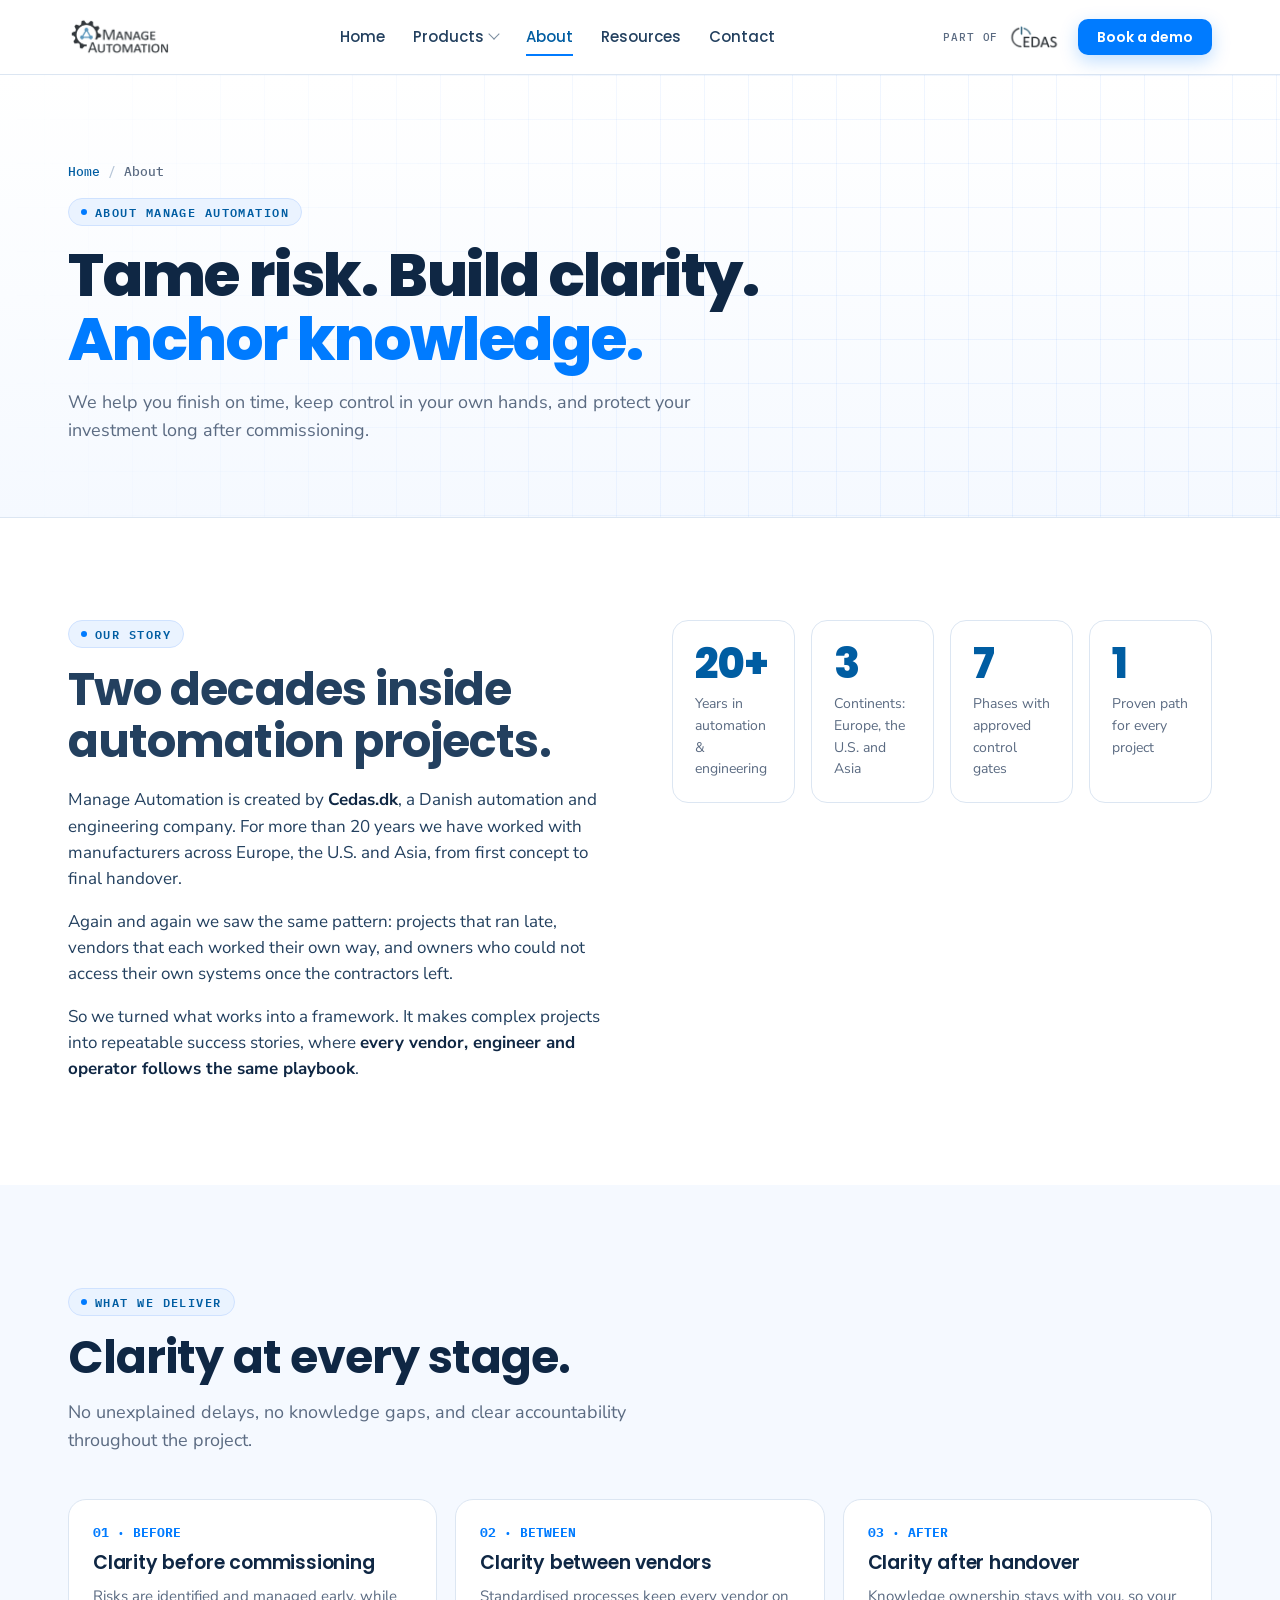
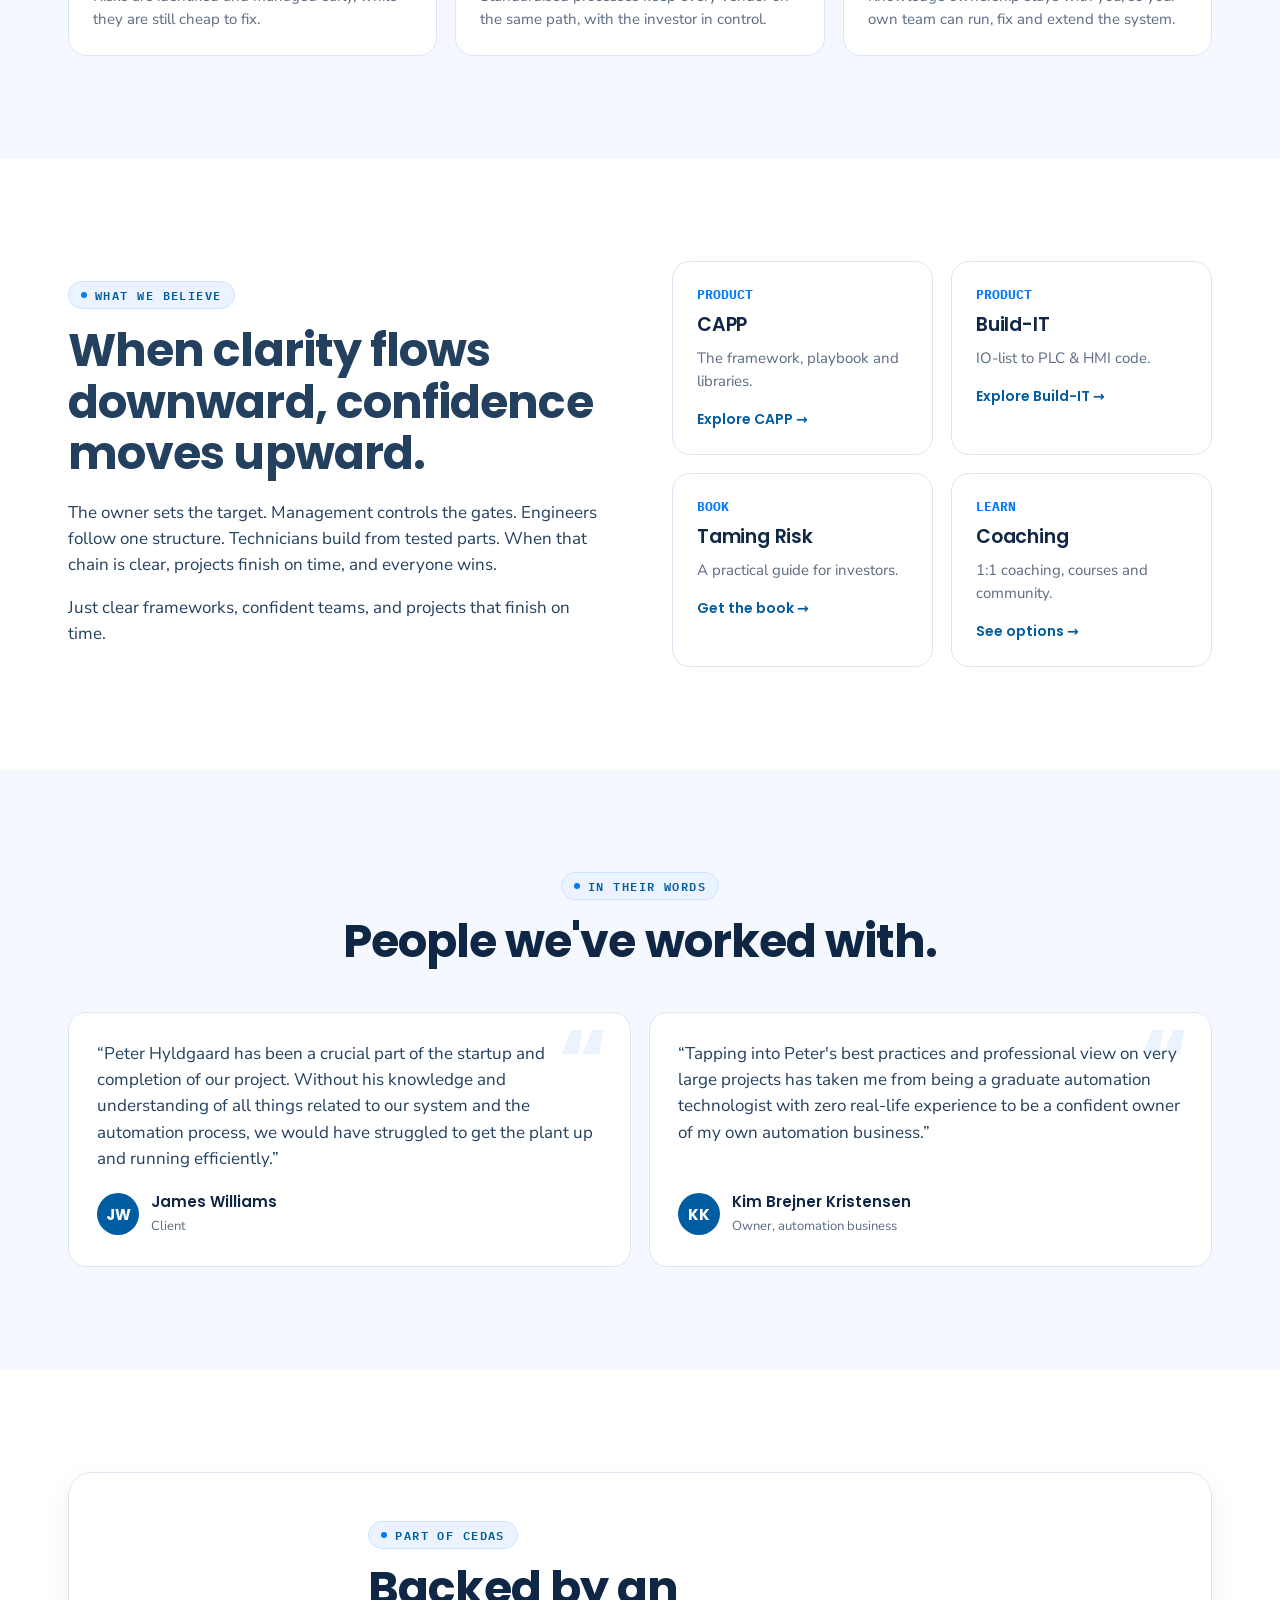
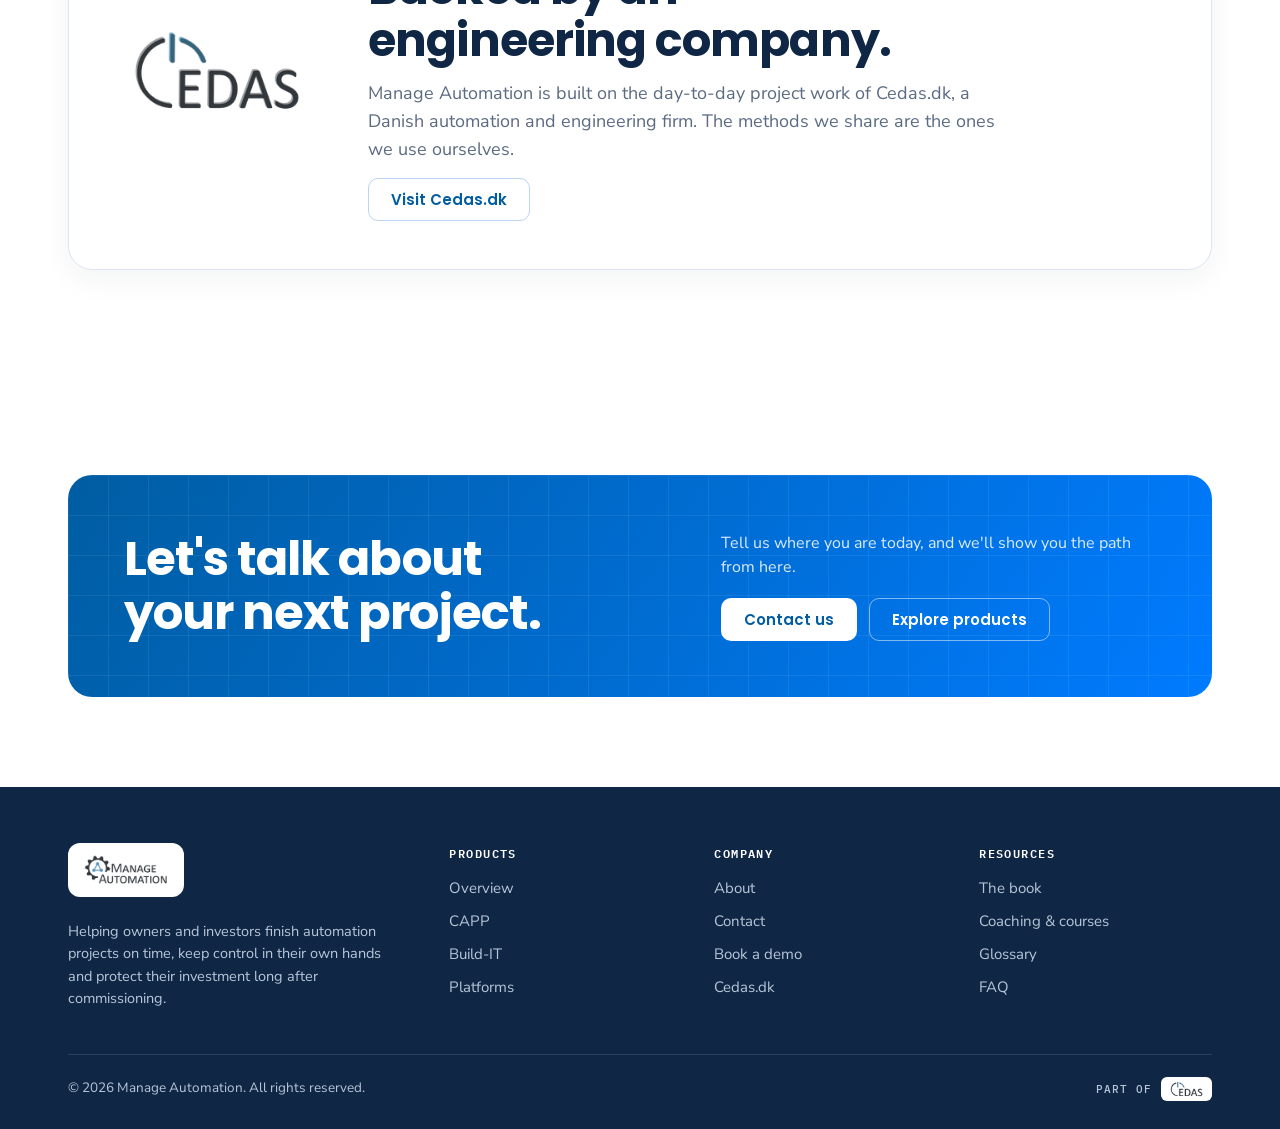
<file: about.html>
<!doctype html>
<html lang="en">
<head>
<meta charset="utf-8">
<meta name="viewport" content="width=device-width, initial-scale=1">
<title>About | Manage Automation</title>
<meta name="description" content="Manage Automation is created by Cedas.dk, a Danish automation and engineering company with over 20 years of experience helping manufacturers in Europe, the U.S. and Asia.">
<link rel="icon" type="image/png" href="assets/img/logo-manage-automation.png">
<link rel="preconnect" href="https://fonts.googleapis.com">
<link rel="preconnect" href="https://fonts.gstatic.com" crossorigin>
<link rel="stylesheet" href="https://fonts.googleapis.com/css2?family=Poppins:wght@500;600;700;800&family=Nunito+Sans:wght@400;600;700&family=IBM+Plex+Mono:wght@500;600&display=swap">
<link rel="stylesheet" href="assets/css/styles.css">
</head>
<body>
<!--@header-->
<a class="skip" href="#main">Skip to content</a>
<header class="top">
  <div class="wrap">
    <a class="brand" href="index.html" aria-label="Manage Automation home"><img src="assets/img/logo-manage-automation.png" alt="Manage Automation" width="420" height="162"></a>
    <nav class="menu" id="menu" aria-label="Main">
      <a href="index.html">Home</a>
      <div class="dd">
        <a href="products.html">Products</a>
        <div class="dd-menu">
          <a href="capp.html"><b>CAPP</b><small>Framework, playbook &amp; libraries</small></a>
          <a href="build-it.html"><b>Build-IT</b><small>IO-list to PLC &amp; HMI code</small></a>
          <a href="products.html"><b>All products</b><small>Phases, platforms &amp; comparison</small></a>
        </div>
      </div>
      <a href="about.html">About</a>
      <a href="resources.html">Resources</a>
      <a href="contact.html">Contact</a>
    </nav>
    <div class="top-r">
      <span class="partof"><span>PART OF</span><img src="assets/img/logo-cedas.png" alt="CEDAS" width="240" height="112"></span>
      <a class="btn btn-p" href="contact.html?topic=demo">Book a demo</a>
      <button class="nav-toggle" type="button" aria-controls="menu" aria-expanded="false" aria-label="Open menu"><span></span></button>
    </div>
  </div>
</header>
<!--/@header-->

<main id="main">

<section class="page-hero">
  <div class="wrap">
    <ol class="crumbs"><li><a href="index.html">Home</a></li><li>About</li></ol>
    <span class="eyebrow">About Manage Automation</span>
    <h1>Tame risk. Build clarity. <span>Anchor knowledge.</span></h1>
    <p class="lede">We help you finish on time, keep control in your own hands, and protect your investment long after commissioning.</p>
  </div>
</section>

<!-- STORY -->
<section id="story">
  <div class="wrap split align-start">
    <div class="prose">
      <span class="eyebrow" style="justify-self:start">Our story</span>
      <h2>Two decades inside automation projects.</h2>
      <p>Manage Automation is created by <strong>Cedas.dk</strong>, a Danish automation and engineering company. For more than 20 years we have worked with manufacturers across Europe, the U.S. and Asia, from first concept to final handover.</p>
      <p>Again and again we saw the same pattern: projects that ran late, vendors that each worked their own way, and owners who could not access their own systems once the contractors left.</p>
      <p>So we turned what works into a framework. It makes complex projects into repeatable success stories, where <strong>every vendor, engineer and operator follows the same playbook</strong>.</p>
    </div>
    <div class="stats">
      <div class="stat"><b>20+</b><span>Years in automation &amp; engineering</span></div>
      <div class="stat"><b>3</b><span>Continents: Europe, the U.S. and Asia</span></div>
      <div class="stat"><b>7</b><span>Phases with approved control gates</span></div>
      <div class="stat"><b>1</b><span>Proven path for every project</span></div>
    </div>
  </div>
</section>

<!-- CLARITY -->
<section class="tint" id="clarity">
  <div class="wrap">
    <div class="head">
      <span class="eyebrow">What we deliver</span>
      <h2>Clarity at every stage.</h2>
      <p class="lede">No unexplained delays, no knowledge gaps, and clear accountability throughout the project.</p>
    </div>
    <div class="grid-3">
      <div class="tile"><span class="num">01 · BEFORE</span><h3>Clarity before commissioning</h3><p>Risks are identified and managed early, while they are still cheap to fix.</p></div>
      <div class="tile"><span class="num">02 · BETWEEN</span><h3>Clarity between vendors</h3><p>Standardised processes keep every vendor on the same path, with the investor in control.</p></div>
      <div class="tile"><span class="num">03 · AFTER</span><h3>Clarity after handover</h3><p>Knowledge ownership stays with you, so your own team can run, fix and extend the system.</p></div>
    </div>
  </div>
</section>

<!-- BELIEF -->
<section id="belief">
  <div class="wrap split">
    <div class="prose">
      <span class="eyebrow" style="justify-self:start">What we believe</span>
      <h2>When clarity flows downward, confidence moves upward.</h2>
      <p>The owner sets the target. Management controls the gates. Engineers follow one structure. Technicians build from tested parts. When that chain is clear, projects finish on time, and everyone wins.</p>
      <p>Just clear frameworks, confident teams, and projects that finish on time.</p>
    </div>
    <div class="grid-2">
      <a class="tile" href="capp.html"><span class="num">PRODUCT</span><h3>CAPP</h3><p>The framework, playbook and libraries.</p><span class="more">Explore CAPP →</span></a>
      <a class="tile" href="build-it.html"><span class="num">PRODUCT</span><h3>Build-IT</h3><p>IO-list to PLC &amp; HMI code.</p><span class="more">Explore Build-IT →</span></a>
      <a class="tile" href="resources.html#book"><span class="num">BOOK</span><h3>Taming Risk</h3><p>A practical guide for investors.</p><span class="more">Get the book →</span></a>
      <a class="tile" href="resources.html#learn"><span class="num">LEARN</span><h3>Coaching</h3><p>1:1 coaching, courses and community.</p><span class="more">See options →</span></a>
    </div>
  </div>
</section>

<!-- TESTIMONIALS -->
<section class="tint" id="testimonials">
  <div class="wrap">
    <div class="head center"><span class="eyebrow">In their words</span><h2>People we've worked with.</h2></div>
    <div class="quotes">
      <figure class="quote">
        <blockquote>“Peter Hyldgaard has been a crucial part of the startup and completion of our project. Without his knowledge and understanding of all things related to our system and the automation process, we would have struggled to get the plant up and running efficiently.”</blockquote>
        <figcaption><span class="av" aria-hidden="true">JW</span><span><b>James Williams</b><small>Client</small></span></figcaption>
      </figure>
      <figure class="quote">
        <blockquote>“Tapping into Peter's best practices and professional view on very large projects has taken me from being a graduate automation technologist with zero real-life experience to be a confident owner of my own automation business.”</blockquote>
        <figcaption><span class="av" aria-hidden="true">KK</span><span><b>Kim Brejner Kristensen</b><small>Owner, automation business</small></span></figcaption>
      </figure>
    </div>
  </div>
</section>

<!-- CEDAS -->
<section id="cedas">
  <div class="wrap">
    <div class="book" style="grid-template-columns:auto 1fr">
      <img src="assets/img/logo-cedas.png" alt="CEDAS" width="240" height="112" style="width:clamp(140px,16vw,200px);height:auto">
      <div class="stack-s">
        <span class="eyebrow">Part of Cedas</span>
        <h2>Backed by an engineering company.</h2>
        <p class="lede">Manage Automation is built on the day-to-day project work of Cedas.dk, a Danish automation and engineering firm. The methods we share are the ones we use ourselves.</p>
        <a class="btn btn-o" href="https://www.cedas.dk" rel="noopener">Visit Cedas.dk</a>
      </div>
    </div>
  </div>
</section>

<section id="start">
  <div class="wrap">
    <div class="final">
      <h2>Let's talk about your next project.</h2>
      <div style="display:grid;gap:18px"><p>Tell us where you are today, and we'll show you the path from here.</p><div class="cta" style="margin-top:0"><a class="btn btn-w" href="contact.html">Contact us</a><a class="btn btn-ow" href="products.html">Explore products</a></div></div>
    </div>
  </div>
</section>
</main>

<!--@footer-->
<footer class="site">
  <div class="wrap">
    <div class="fgrid">
      <div>
        <a class="flogo" href="index.html"><img src="assets/img/logo-manage-automation.png" alt="Manage Automation" width="420" height="162"></a>
        <p>Helping owners and investors finish automation projects on time, keep control in their own hands and protect their investment long after commissioning.</p>
      </div>
      <div>
        <h4>Products</h4>
        <ul>
          <li><a href="products.html">Overview</a></li>
          <li><a href="capp.html">CAPP</a></li>
          <li><a href="build-it.html">Build-IT</a></li>
          <li><a href="products.html#platforms">Platforms</a></li>
        </ul>
      </div>
      <div>
        <h4>Company</h4>
        <ul>
          <li><a href="about.html">About</a></li>
          <li><a href="contact.html">Contact</a></li>
          <li><a href="contact.html?topic=demo">Book a demo</a></li>
          <li><a href="https://www.cedas.dk" rel="noopener">Cedas.dk</a></li>
        </ul>
      </div>
      <div>
        <h4>Resources</h4>
        <ul>
          <li><a href="resources.html#book">The book</a></li>
          <li><a href="resources.html#learn">Coaching &amp; courses</a></li>
          <li><a href="resources.html#glossary">Glossary</a></li>
          <li><a href="resources.html#faq">FAQ</a></li>
        </ul>
      </div>
    </div>
    <div class="fbot">
      <span>&copy; <span data-year>2026</span> Manage Automation. All rights reserved.</span>
      <span class="cedas">PART OF <img src="assets/img/logo-cedas.png" alt="CEDAS" width="240" height="112"></span>
    </div>
  </div>
</footer>
<script src="assets/js/site.js" defer></script>
<!--/@footer-->
</body>
</html>
</file>
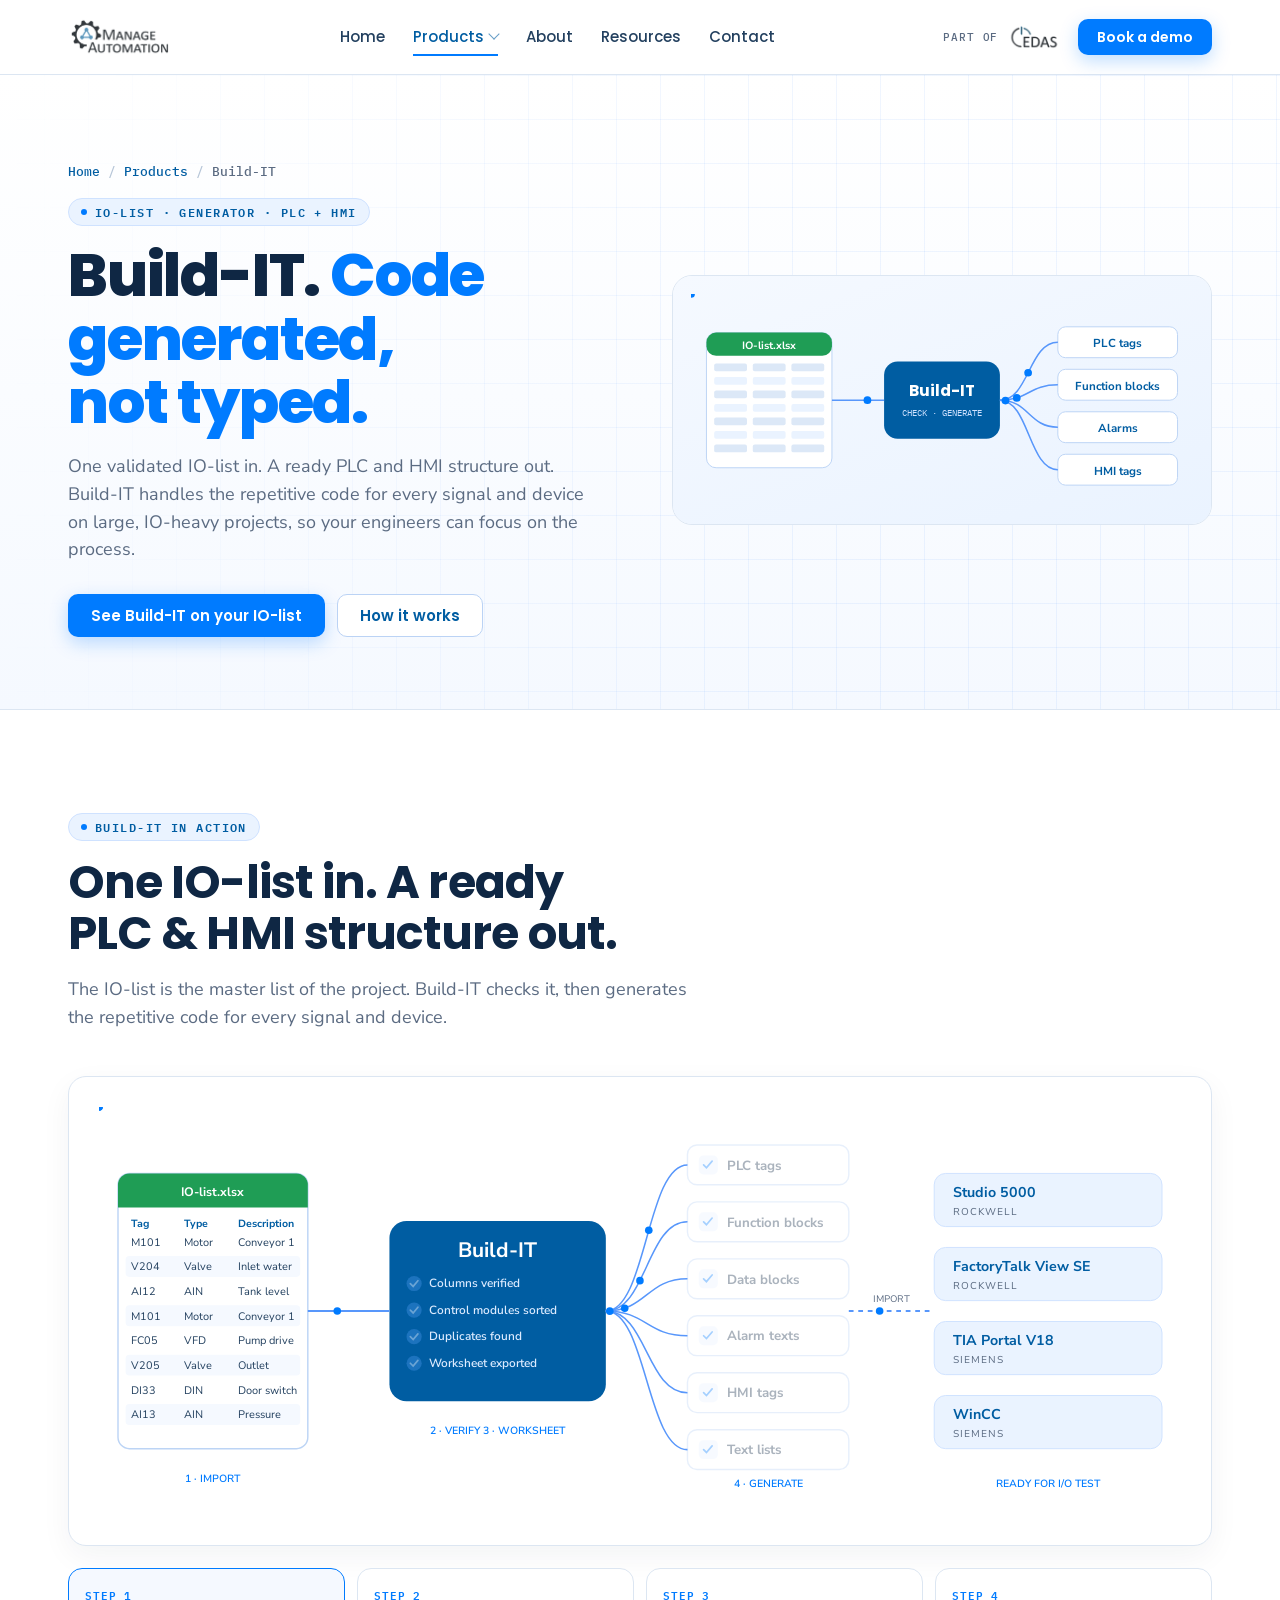
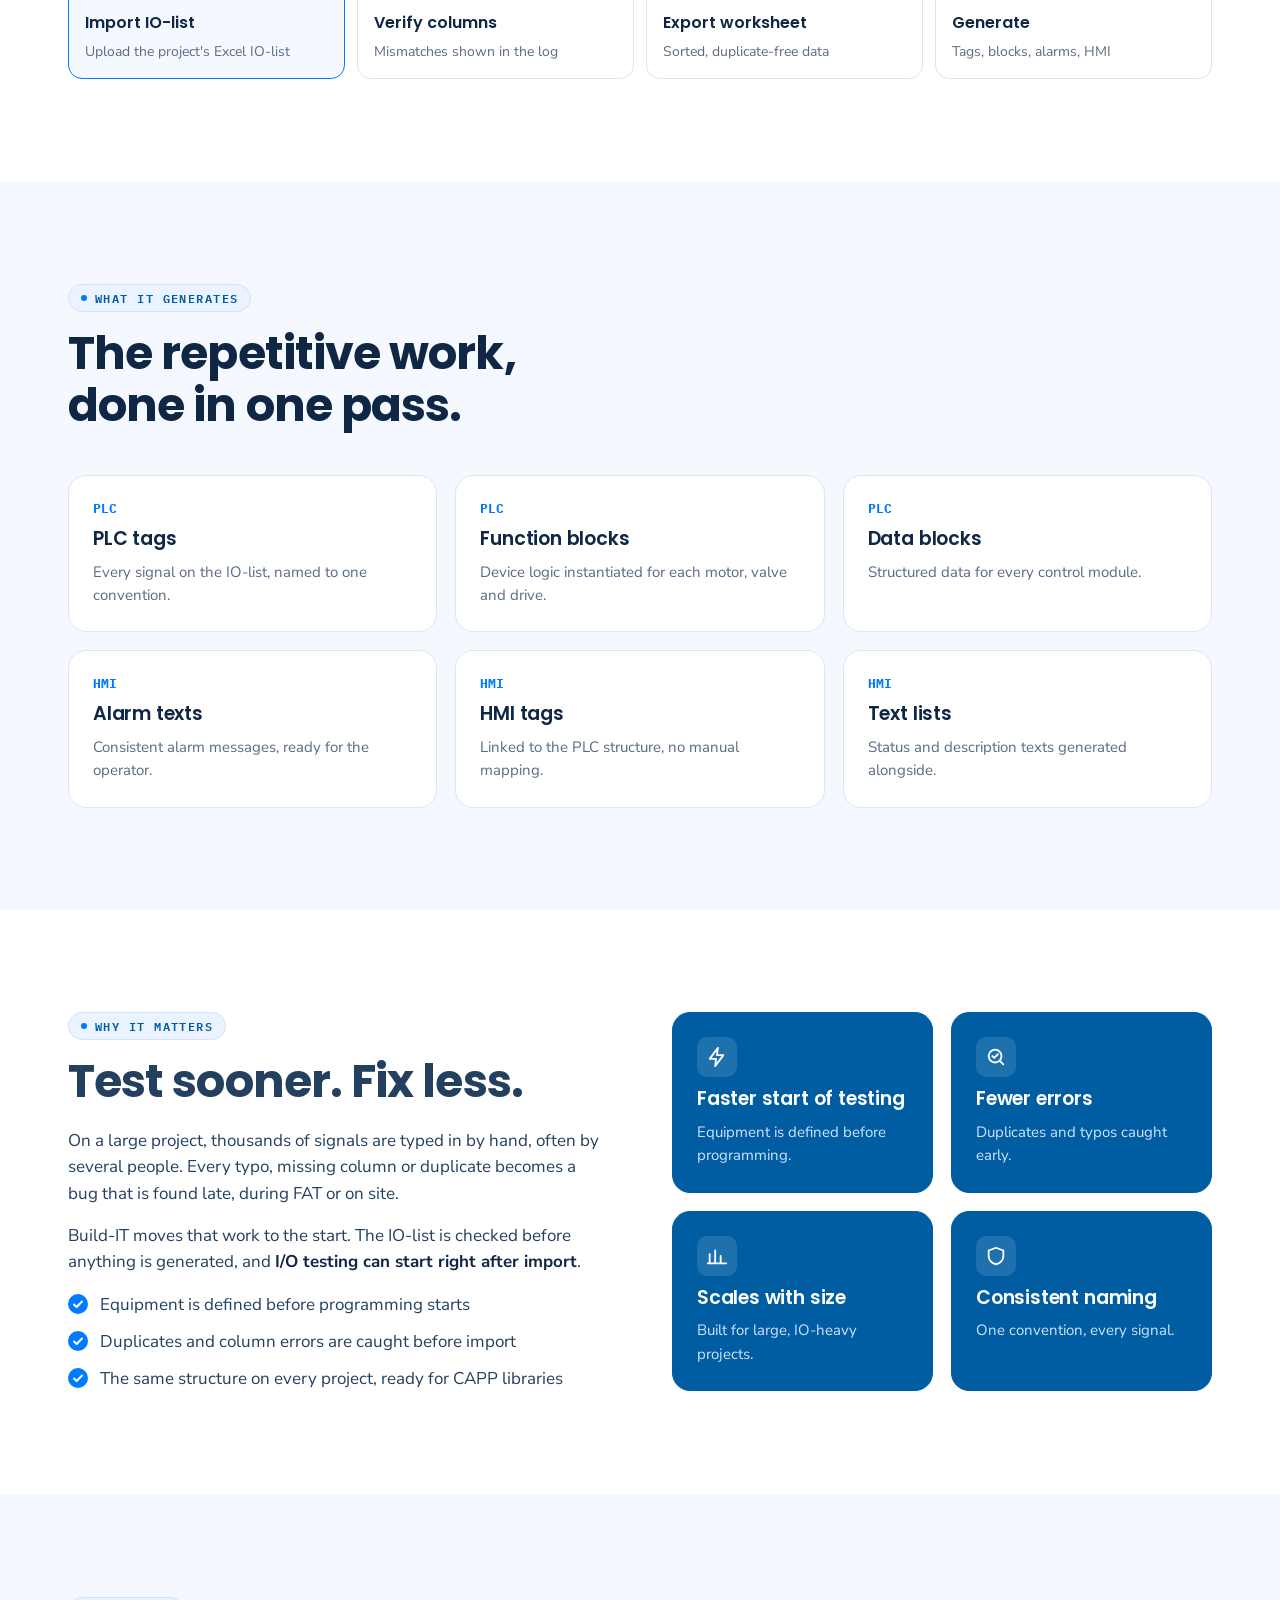
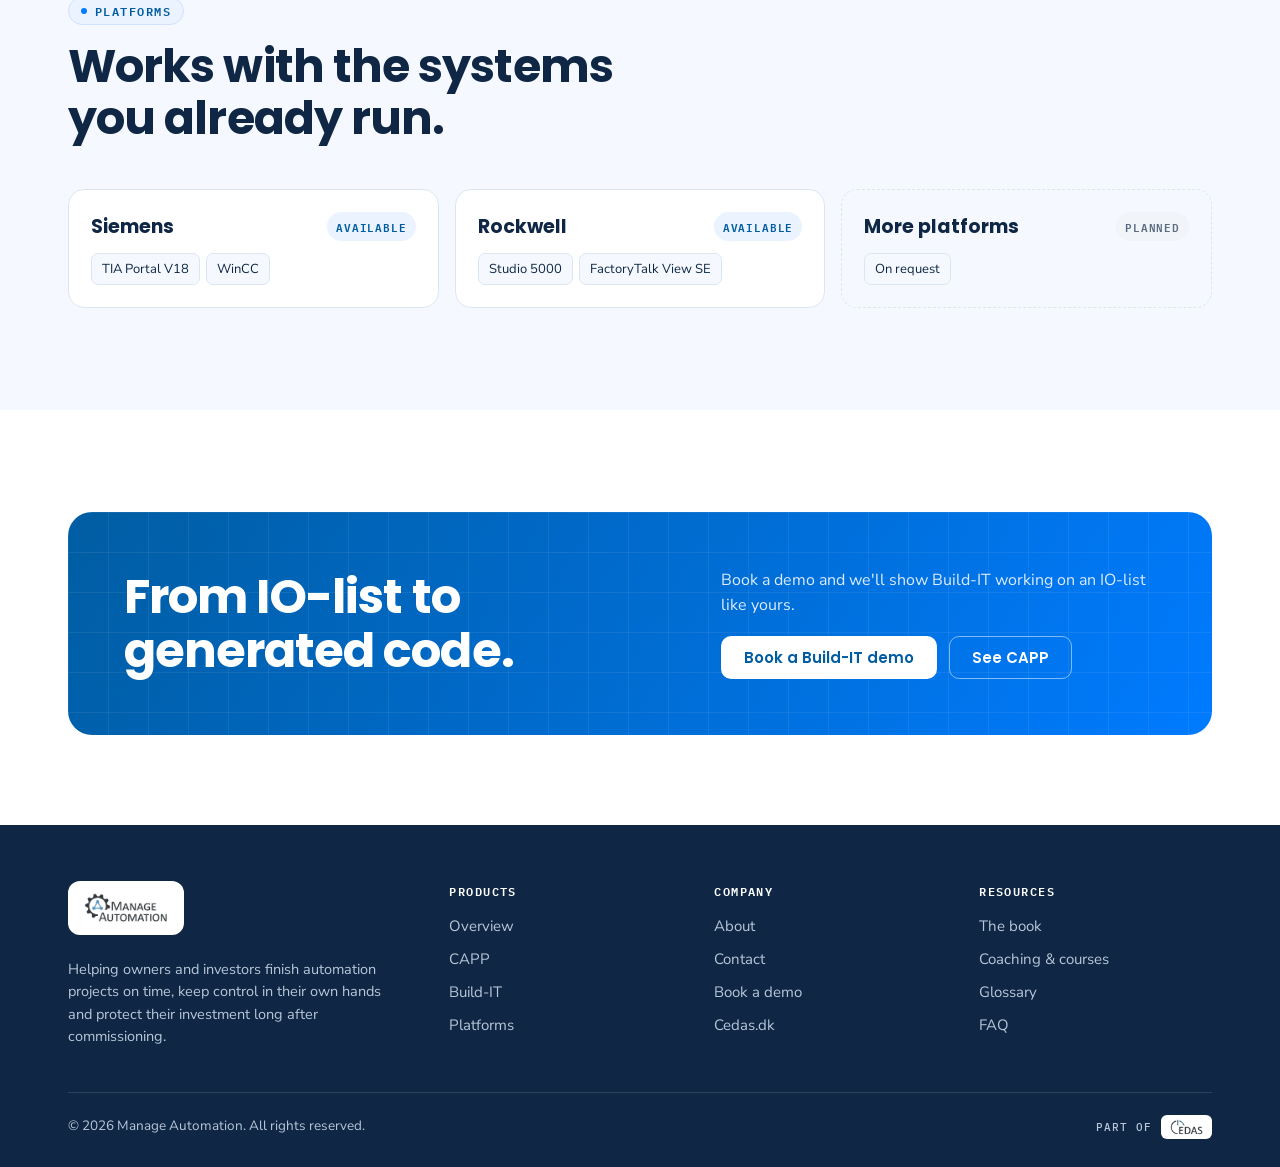
<file: build-it.html>
<!doctype html>
<html lang="en">
<head>
<meta charset="utf-8">
<meta name="viewport" content="width=device-width, initial-scale=1">
<title>Build-IT | IO-list to PLC &amp; HMI code | Manage Automation</title>
<meta name="description" content="Build-IT checks your IO-list and generates PLC tags, function blocks, data blocks, alarms, HMI tags and text lists for TIA Portal, WinCC, Studio 5000 and FactoryTalk View SE.">
<link rel="icon" type="image/png" href="assets/img/logo-manage-automation.png">
<link rel="preconnect" href="https://fonts.googleapis.com">
<link rel="preconnect" href="https://fonts.gstatic.com" crossorigin>
<link rel="stylesheet" href="https://fonts.googleapis.com/css2?family=Poppins:wght@500;600;700;800&family=Nunito+Sans:wght@400;600;700&family=IBM+Plex+Mono:wght@500;600&display=swap">
<link rel="stylesheet" href="assets/css/styles.css">
</head>
<body>
<!--@header-->
<a class="skip" href="#main">Skip to content</a>
<header class="top">
  <div class="wrap">
    <a class="brand" href="index.html" aria-label="Manage Automation home"><img src="assets/img/logo-manage-automation.png" alt="Manage Automation" width="420" height="162"></a>
    <nav class="menu" id="menu" aria-label="Main">
      <a href="index.html">Home</a>
      <div class="dd">
        <a href="products.html">Products</a>
        <div class="dd-menu">
          <a href="capp.html"><b>CAPP</b><small>Framework, playbook &amp; libraries</small></a>
          <a href="build-it.html"><b>Build-IT</b><small>IO-list to PLC &amp; HMI code</small></a>
          <a href="products.html"><b>All products</b><small>Phases, platforms &amp; comparison</small></a>
        </div>
      </div>
      <a href="about.html">About</a>
      <a href="resources.html">Resources</a>
      <a href="contact.html">Contact</a>
    </nav>
    <div class="top-r">
      <span class="partof"><span>PART OF</span><img src="assets/img/logo-cedas.png" alt="CEDAS" width="240" height="112"></span>
      <a class="btn btn-p" href="contact.html?topic=demo">Book a demo</a>
      <button class="nav-toggle" type="button" aria-controls="menu" aria-expanded="false" aria-label="Open menu"><span></span></button>
    </div>
  </div>
</header>
<!--/@header-->

<main id="main">

<section class="page-hero">
  <div class="wrap split">
    <div>
      <ol class="crumbs"><li><a href="index.html">Home</a></li><li><a href="products.html">Products</a></li><li>Build-IT</li></ol>
      <span class="eyebrow">IO-list · Generator · PLC + HMI</span>
      <h1>Build-IT. <span>Code generated, not typed.</span></h1>
      <p class="lede">One validated IO-list in. A ready PLC and HMI structure out. Build-IT handles the repetitive code for every signal and device on large, IO-heavy projects, so your engineers can focus on the process.</p>
      <div class="cta"><a class="btn btn-p" href="contact.html?topic=buildit">See Build-IT on your IO-list</a><a class="btn btn-o" href="#pipeline">How it works</a></div>
    </div>
    <div class="prod" style="grid-template-rows:auto"><div class="vis" style="border-bottom:0"><svg id="biVis" viewBox="0 0 520 220" role="img" aria-label="An IO-list feeds Build-IT, which outputs tags, function blocks, alarms and HMI tags."></svg></div></div>
  </div>
</section>

<!-- PIPELINE -->
<section id="pipeline">
  <div class="wrap">
    <div class="head">
      <span class="eyebrow">Build-IT in action</span>
      <h2>One IO-list in. A ready PLC &amp; HMI structure out.</h2>
      <p class="lede">The IO-list is the master list of the project. Build-IT checks it, then generates the repetitive code for every signal and device.</p>
    </div>
    <div class="card"><div class="scroll"><svg id="pipe" viewBox="0 0 1140 430" role="img" aria-label="IO-list flows into Build-IT checks, then into generated tags, function blocks, data blocks, alarms, HMI tags and text lists, delivered to Studio 5000, FactoryTalk View SE, TIA Portal and WinCC."></svg></div></div>
    <div class="bsteps" id="bsteps">
      <button class="bstep on"><small>STEP 1</small><b>Import IO-list</b><span>Upload the project's Excel IO-list</span></button>
      <button class="bstep"><small>STEP 2</small><b>Verify columns</b><span>Mismatches shown in the log</span></button>
      <button class="bstep"><small>STEP 3</small><b>Export worksheet</b><span>Sorted, duplicate-free data</span></button>
      <button class="bstep"><small>STEP 4</small><b>Generate</b><span>Tags, blocks, alarms, HMI</span></button>
    </div>
  </div>
</section>

<!-- OUTPUTS -->
<section class="tint" id="outputs">
  <div class="wrap">
    <div class="head"><span class="eyebrow">What it generates</span><h2>The repetitive work, done in one pass.</h2></div>
    <div class="grid-3">
      <div class="tile"><span class="num">PLC</span><h3>PLC tags</h3><p>Every signal on the IO-list, named to one convention.</p></div>
      <div class="tile"><span class="num">PLC</span><h3>Function blocks</h3><p>Device logic instantiated for each motor, valve and drive.</p></div>
      <div class="tile"><span class="num">PLC</span><h3>Data blocks</h3><p>Structured data for every control module.</p></div>
      <div class="tile"><span class="num">HMI</span><h3>Alarm texts</h3><p>Consistent alarm messages, ready for the operator.</p></div>
      <div class="tile"><span class="num">HMI</span><h3>HMI tags</h3><p>Linked to the PLC structure, no manual mapping.</p></div>
      <div class="tile"><span class="num">HMI</span><h3>Text lists</h3><p>Status and description texts generated alongside.</p></div>
    </div>
  </div>
</section>

<!-- BENEFITS -->
<section id="benefits">
  <div class="wrap split align-start">
    <div class="prose">
      <span class="eyebrow" style="justify-self:start">Why it matters</span>
      <h2>Test sooner. Fix less.</h2>
      <p>On a large project, thousands of signals are typed in by hand, often by several people. Every typo, missing column or duplicate becomes a bug that is found late, during FAT or on site.</p>
      <p>Build-IT moves that work to the start. The IO-list is checked before anything is generated, and <strong>I/O testing can start right after import</strong>.</p>
      <ul class="checks">
        <li>Equipment is defined before programming starts</li>
        <li>Duplicates and column errors are caught before import</li>
        <li>The same structure on every project, ready for CAPP libraries</li>
      </ul>
    </div>
    <div class="grid-2">
      <div class="tile dark"><span class="ic"><svg width="22" height="22" viewBox="0 0 24 24" fill="none" aria-hidden="true"><path d="M13 2L4 14h7l-1 8 9-12h-7z" stroke="#fff" stroke-width="2" stroke-linejoin="round"/></svg></span><h3>Faster start of testing</h3><p>Equipment is defined before programming.</p></div>
      <div class="tile dark"><span class="ic"><svg width="22" height="22" viewBox="0 0 24 24" fill="none" aria-hidden="true"><circle cx="11" cy="11" r="7" stroke="#fff" stroke-width="2"/><path d="M20 20l-4-4M8 11l2 2 4-4" stroke="#fff" stroke-width="2" stroke-linecap="round" stroke-linejoin="round"/></svg></span><h3>Fewer errors</h3><p>Duplicates and typos caught early.</p></div>
      <div class="tile dark"><span class="ic"><svg width="22" height="22" viewBox="0 0 24 24" fill="none" aria-hidden="true"><path d="M4 20V10M10 20V6M16 20v-8M22 20H2" stroke="#fff" stroke-width="2" stroke-linecap="round"/></svg></span><h3>Scales with size</h3><p>Built for large, IO-heavy projects.</p></div>
      <div class="tile dark"><span class="ic"><svg width="22" height="22" viewBox="0 0 24 24" fill="none" aria-hidden="true"><path d="M12 3l8 3v6c0 4.5-3.4 8.2-8 9-4.6-.8-8-4.5-8-9V6z" stroke="#fff" stroke-width="2" stroke-linejoin="round"/></svg></span><h3>Consistent naming</h3><p>One convention, every signal.</p></div>
    </div>
  </div>
</section>

<!-- PLATFORMS -->
<section class="tint" id="platforms">
  <div class="wrap">
    <div class="head"><span class="eyebrow">Platforms</span><h2>Works with the systems you already run.</h2></div>
    <div class="plats">
      <div class="plat"><div class="row"><b>Siemens</b><span class="tag">AVAILABLE</span></div><div class="tools"><span>TIA Portal V18</span><span>WinCC</span></div></div>
      <div class="plat"><div class="row"><b>Rockwell</b><span class="tag">AVAILABLE</span></div><div class="tools"><span>Studio 5000</span><span>FactoryTalk View SE</span></div></div>
      <div class="plat dash"><div class="row"><b>More platforms</b><span class="tag plan">PLANNED</span></div><div class="tools"><span>On request</span></div></div>
    </div>
  </div>
</section>

<section id="start">
  <div class="wrap">
    <div class="final">
      <h2>From IO-list to generated code.</h2>
      <div style="display:grid;gap:18px"><p>Book a demo and we'll show Build-IT working on an IO-list like yours.</p><div class="cta" style="margin-top:0"><a class="btn btn-w" href="contact.html?topic=buildit">Book a Build-IT demo</a><a class="btn btn-ow" href="capp.html">See CAPP</a></div></div>
    </div>
  </div>
</section>
</main>

<!--@footer-->
<footer class="site">
  <div class="wrap">
    <div class="fgrid">
      <div>
        <a class="flogo" href="index.html"><img src="assets/img/logo-manage-automation.png" alt="Manage Automation" width="420" height="162"></a>
        <p>Helping owners and investors finish automation projects on time, keep control in their own hands and protect their investment long after commissioning.</p>
      </div>
      <div>
        <h4>Products</h4>
        <ul>
          <li><a href="products.html">Overview</a></li>
          <li><a href="capp.html">CAPP</a></li>
          <li><a href="build-it.html">Build-IT</a></li>
          <li><a href="products.html#platforms">Platforms</a></li>
        </ul>
      </div>
      <div>
        <h4>Company</h4>
        <ul>
          <li><a href="about.html">About</a></li>
          <li><a href="contact.html">Contact</a></li>
          <li><a href="contact.html?topic=demo">Book a demo</a></li>
          <li><a href="https://www.cedas.dk" rel="noopener">Cedas.dk</a></li>
        </ul>
      </div>
      <div>
        <h4>Resources</h4>
        <ul>
          <li><a href="resources.html#book">The book</a></li>
          <li><a href="resources.html#learn">Coaching &amp; courses</a></li>
          <li><a href="resources.html#glossary">Glossary</a></li>
          <li><a href="resources.html#faq">FAQ</a></li>
        </ul>
      </div>
    </div>
    <div class="fbot">
      <span>&copy; <span data-year>2026</span> Manage Automation. All rights reserved.</span>
      <span class="cedas">PART OF <img src="assets/img/logo-cedas.png" alt="CEDAS" width="240" height="112"></span>
    </div>
  </div>
</footer>
<script src="assets/js/site.js" defer></script>
<!--/@footer-->
<script src="assets/js/visuals.js" defer></script>
</body>
</html>
</file>
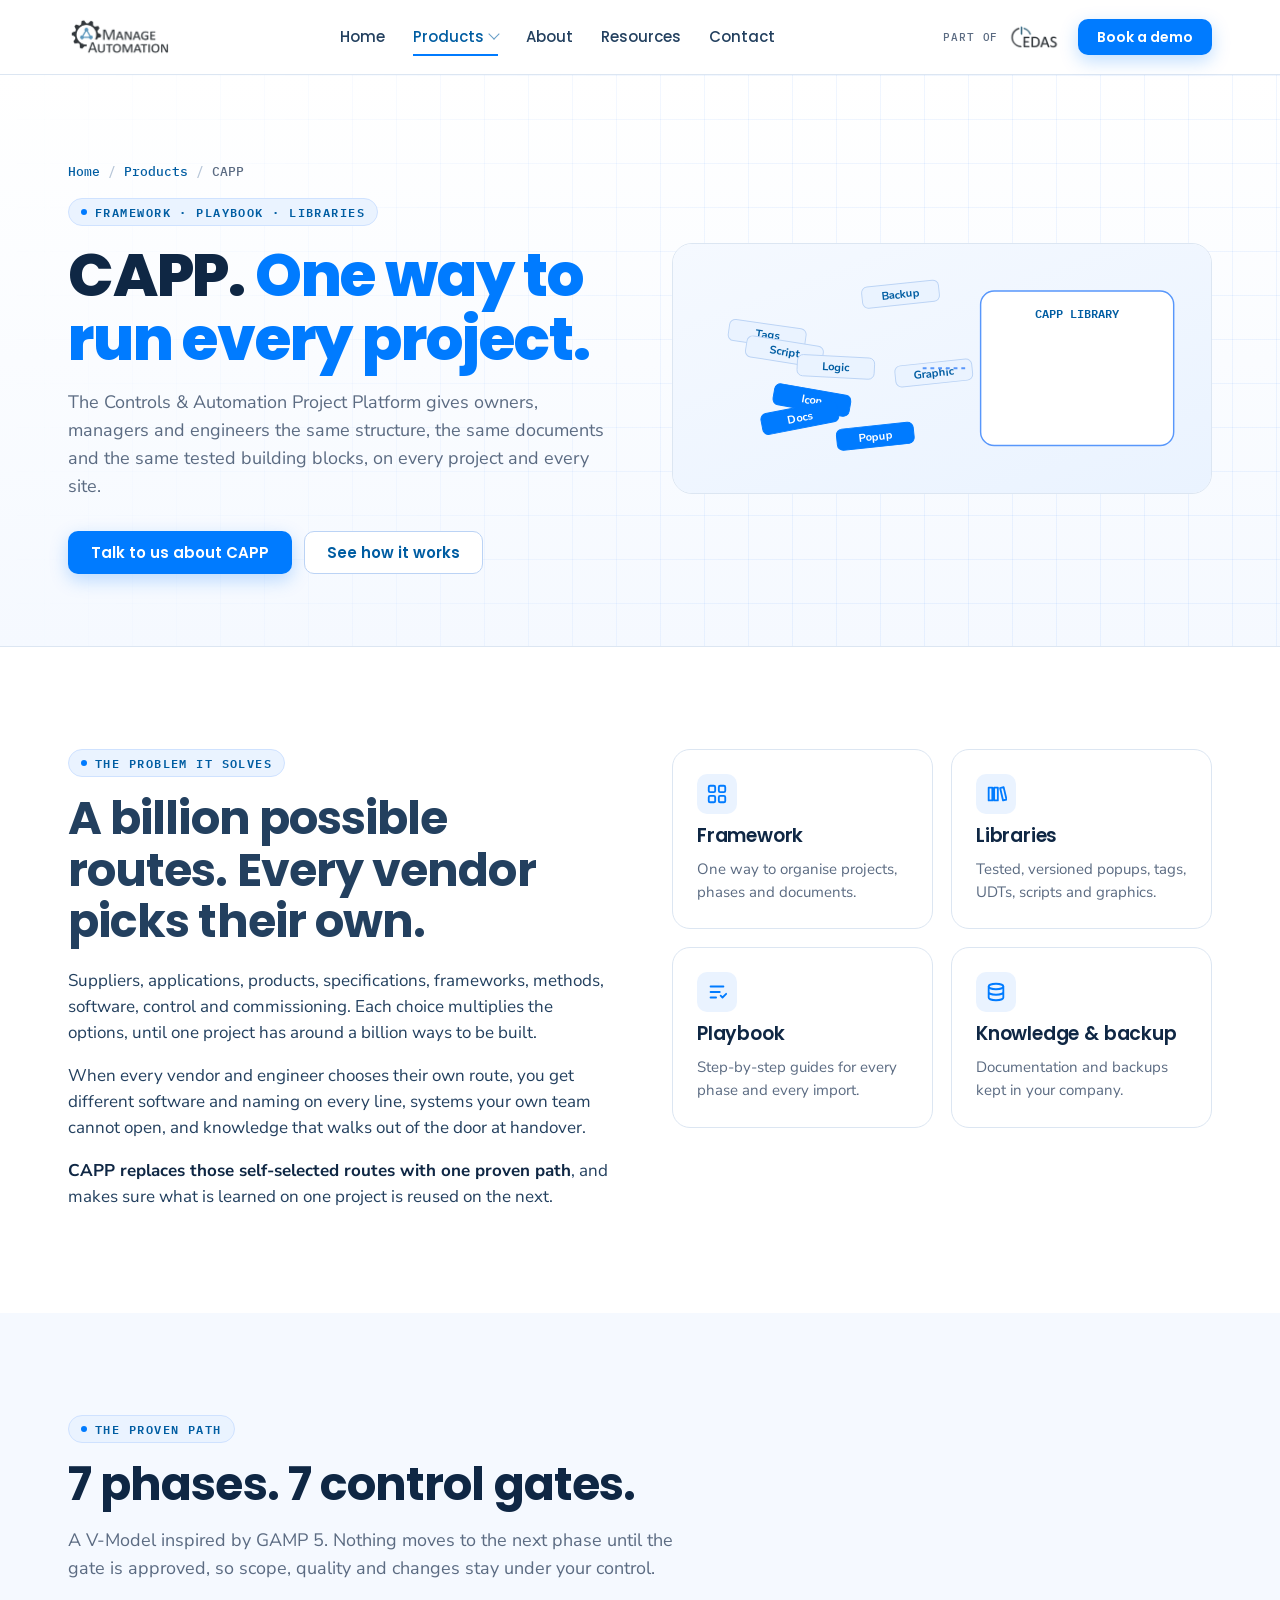
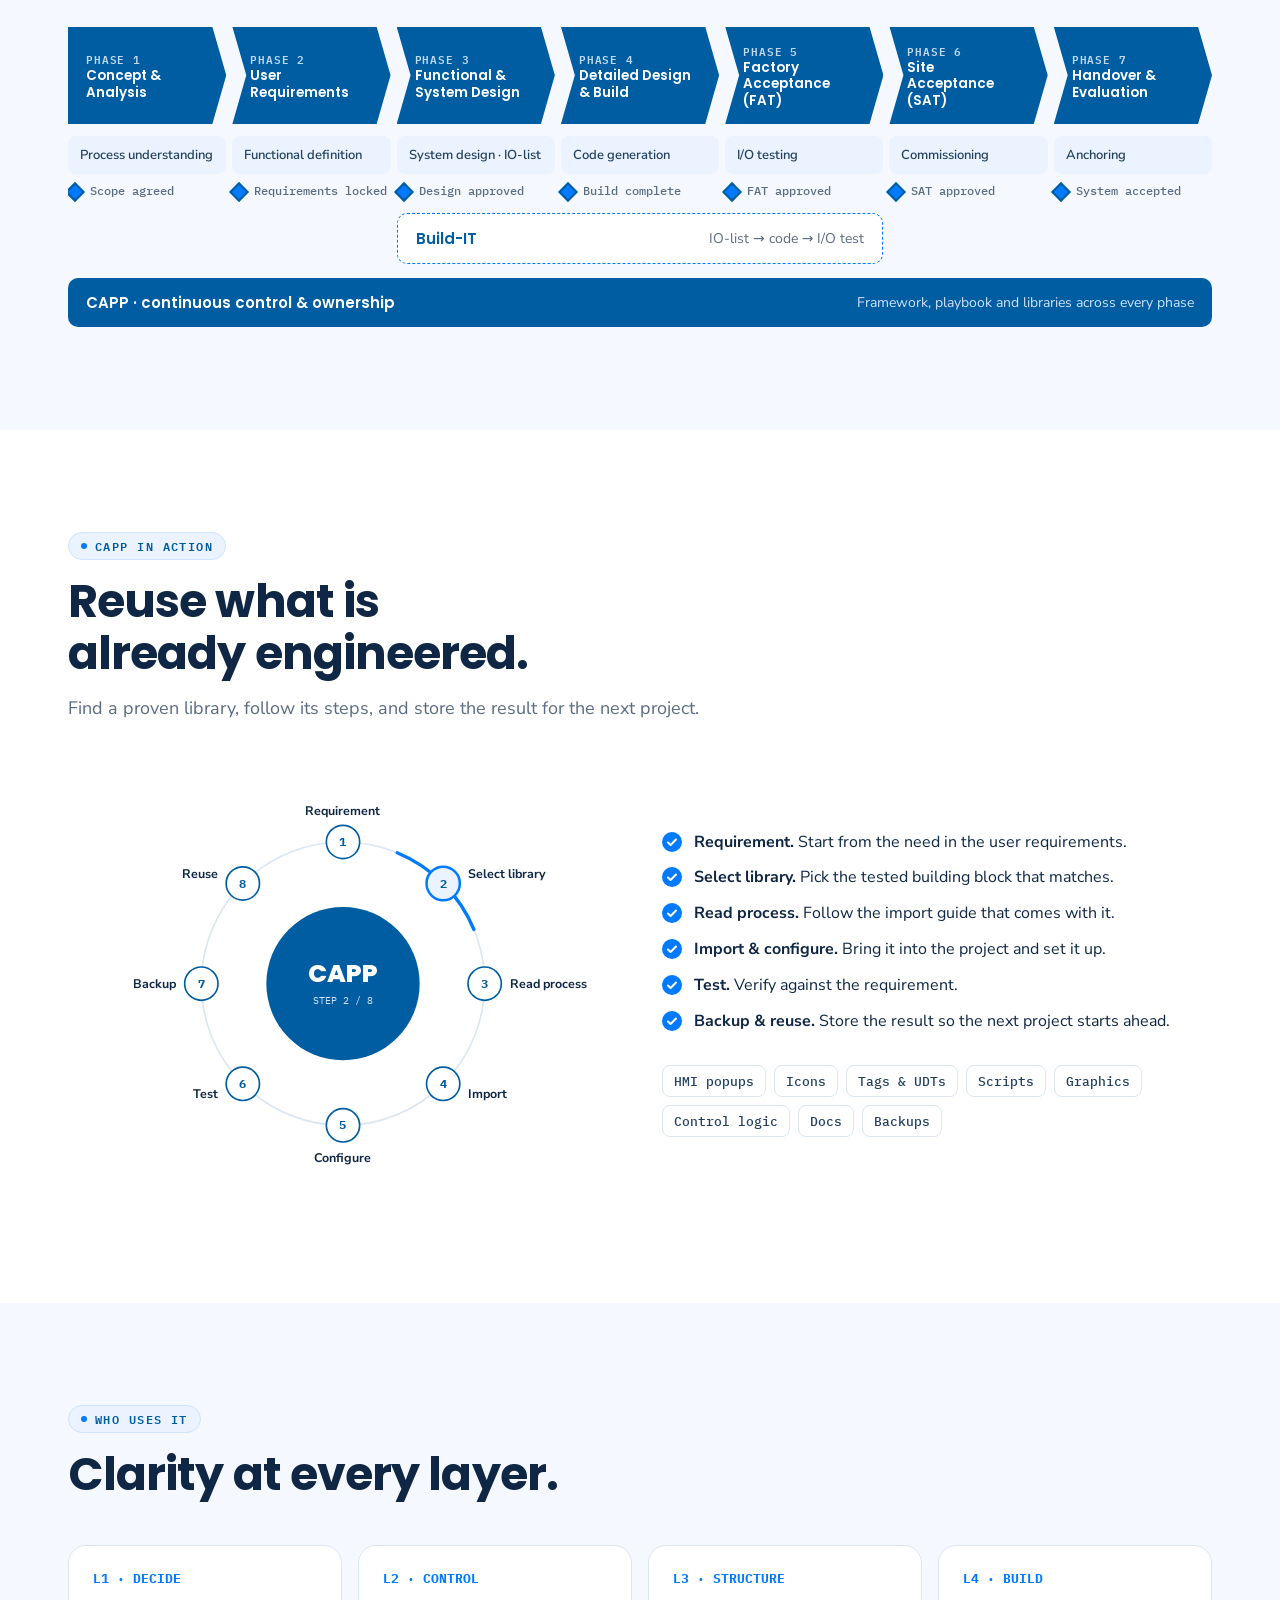
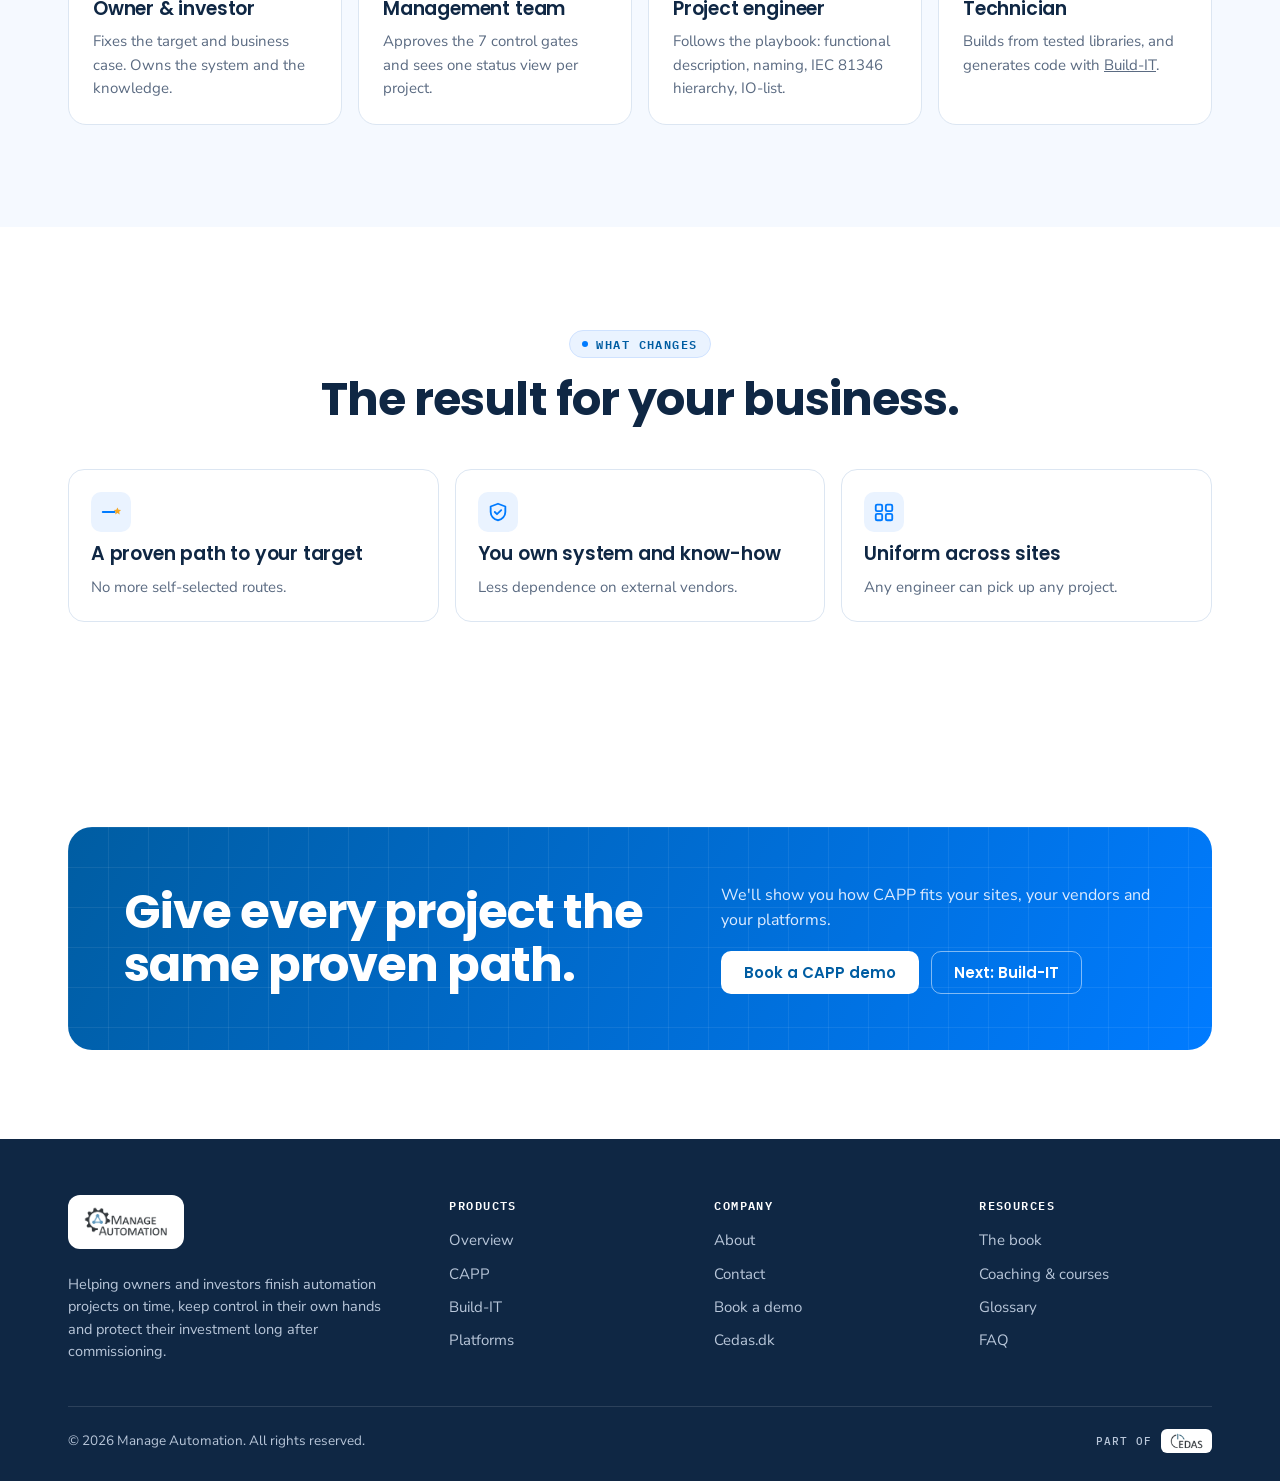
<file: capp.html>
<!doctype html>
<html lang="en">
<head>
<meta charset="utf-8">
<meta name="viewport" content="width=device-width, initial-scale=1">
<title>CAPP | Controls &amp; Automation Project Platform | Manage Automation</title>
<meta name="description" content="CAPP is a framework, playbook and set of tested libraries that gives every automation project the same structure, 7 control gates, and keeps the knowledge in your company.">
<link rel="icon" type="image/png" href="assets/img/logo-manage-automation.png">
<link rel="preconnect" href="https://fonts.googleapis.com">
<link rel="preconnect" href="https://fonts.gstatic.com" crossorigin>
<link rel="stylesheet" href="https://fonts.googleapis.com/css2?family=Poppins:wght@500;600;700;800&family=Nunito+Sans:wght@400;600;700&family=IBM+Plex+Mono:wght@500;600&display=swap">
<link rel="stylesheet" href="assets/css/styles.css">
</head>
<body>
<!--@header-->
<a class="skip" href="#main">Skip to content</a>
<header class="top">
  <div class="wrap">
    <a class="brand" href="index.html" aria-label="Manage Automation home"><img src="assets/img/logo-manage-automation.png" alt="Manage Automation" width="420" height="162"></a>
    <nav class="menu" id="menu" aria-label="Main">
      <a href="index.html">Home</a>
      <div class="dd">
        <a href="products.html">Products</a>
        <div class="dd-menu">
          <a href="capp.html"><b>CAPP</b><small>Framework, playbook &amp; libraries</small></a>
          <a href="build-it.html"><b>Build-IT</b><small>IO-list to PLC &amp; HMI code</small></a>
          <a href="products.html"><b>All products</b><small>Phases, platforms &amp; comparison</small></a>
        </div>
      </div>
      <a href="about.html">About</a>
      <a href="resources.html">Resources</a>
      <a href="contact.html">Contact</a>
    </nav>
    <div class="top-r">
      <span class="partof"><span>PART OF</span><img src="assets/img/logo-cedas.png" alt="CEDAS" width="240" height="112"></span>
      <a class="btn btn-p" href="contact.html?topic=demo">Book a demo</a>
      <button class="nav-toggle" type="button" aria-controls="menu" aria-expanded="false" aria-label="Open menu"><span></span></button>
    </div>
  </div>
</header>
<!--/@header-->

<main id="main">

<section class="page-hero">
  <div class="wrap split">
    <div>
      <ol class="crumbs"><li><a href="index.html">Home</a></li><li><a href="products.html">Products</a></li><li>CAPP</li></ol>
      <span class="eyebrow">Framework · Playbook · Libraries</span>
      <h1>CAPP. <span>One way to run every project.</span></h1>
      <p class="lede">The Controls &amp; Automation Project Platform gives owners, managers and engineers the same structure, the same documents and the same tested building blocks, on every project and every site.</p>
      <div class="cta"><a class="btn btn-p" href="contact.html?topic=capp">Talk to us about CAPP</a><a class="btn btn-o" href="#how">See how it works</a></div>
    </div>
    <div class="prod" style="grid-template-rows:auto"><div class="vis" style="border-bottom:0"><svg id="cappVis" viewBox="0 0 520 220" role="img" aria-label="Scattered engineering assets snap into one organised CAPP library."></svg></div></div>
  </div>
</section>

<!-- PROBLEM -->
<section id="problem">
  <div class="wrap split align-start">
    <div class="prose">
      <span class="eyebrow" style="justify-self:start">The problem it solves</span>
      <h2>A billion possible routes. Every vendor picks their own.</h2>
      <p>Suppliers, applications, products, specifications, frameworks, methods, software, control and commissioning. Each choice multiplies the options, until one project has around a billion ways to be built.</p>
      <p>When every vendor and engineer chooses their own route, you get different software and naming on every line, systems your own team cannot open, and knowledge that walks out of the door at handover.</p>
      <p><strong>CAPP replaces those self-selected routes with one proven path</strong>, and makes sure what is learned on one project is reused on the next.</p>
    </div>
    <div class="grid-2">
      <div class="tile"><span class="ic"><svg width="22" height="22" viewBox="0 0 24 24" fill="none" aria-hidden="true"><rect x="3" y="3" width="7" height="7" rx="1.5" stroke="#007BFF" stroke-width="2"/><rect x="14" y="3" width="7" height="7" rx="1.5" stroke="#007BFF" stroke-width="2"/><rect x="3" y="14" width="7" height="7" rx="1.5" stroke="#007BFF" stroke-width="2"/><rect x="14" y="14" width="7" height="7" rx="1.5" stroke="#007BFF" stroke-width="2"/></svg></span><h3>Framework</h3><p>One way to organise projects, phases and documents.</p></div>
      <div class="tile"><span class="ic"><svg width="22" height="22" viewBox="0 0 24 24" fill="none" aria-hidden="true"><path d="M4 5h4v14H4zM10 5h4v14h-4zM16.5 5.5l3.8-1 3.2 13.5-3.8 1z" stroke="#007BFF" stroke-width="2" stroke-linejoin="round"/></svg></span><h3>Libraries</h3><p>Tested, versioned popups, tags, UDTs, scripts and graphics.</p></div>
      <div class="tile"><span class="ic"><svg width="22" height="22" viewBox="0 0 24 24" fill="none" aria-hidden="true"><path d="M5 6h14M5 12h10M5 18h6" stroke="#007BFF" stroke-width="2" stroke-linecap="round"/><path d="M16 16l2 2 4-4" stroke="#007BFF" stroke-width="2" stroke-linecap="round" stroke-linejoin="round"/></svg></span><h3>Playbook</h3><p>Step-by-step guides for every phase and every import.</p></div>
      <div class="tile"><span class="ic"><svg width="22" height="22" viewBox="0 0 24 24" fill="none" aria-hidden="true"><ellipse cx="12" cy="6" rx="8" ry="3" stroke="#007BFF" stroke-width="2"/><path d="M4 6v12c0 1.7 3.6 3 8 3s8-1.3 8-3V6M4 12c0 1.7 3.6 3 8 3s8-1.3 8-3" stroke="#007BFF" stroke-width="2"/></svg></span><h3>Knowledge &amp; backup</h3><p>Documentation and backups kept in your company.</p></div>
    </div>
  </div>
</section>

<!-- PHASES -->
<section class="tint" id="phases">
  <div class="wrap">
    <div class="head">
      <span class="eyebrow">The proven path</span>
      <h2>7 phases. 7 control gates.</h2>
      <p class="lede">A V-Model inspired by GAMP 5. Nothing moves to the next phase until the gate is approved, so scope, quality and changes stay under your control.</p>
    </div>
    <div class="ph-scroll"><div class="ph" id="ph"></div></div>
  </div>
</section>

<!-- LOOP -->
<section id="how">
  <div class="wrap">
    <div class="head">
      <span class="eyebrow">CAPP in action</span>
      <h2>Reuse what is already engineered.</h2>
      <p class="lede">Find a proven library, follow its steps, and store the result for the next project.</p>
    </div>
    <div class="how">
      <svg id="loop" viewBox="-70 0 660 520" role="img" aria-label="Eight step loop: requirement, select library, read process, import, configure, test, backup, reuse."></svg>
      <div class="stack-s">
        <ol class="checks" style="counter-reset:none">
          <li><span><b>Requirement.</b> Start from the need in the user requirements.</span></li>
          <li><span><b>Select library.</b> Pick the tested building block that matches.</span></li>
          <li><span><b>Read process.</b> Follow the import guide that comes with it.</span></li>
          <li><span><b>Import &amp; configure.</b> Bring it into the project and set it up.</span></li>
          <li><span><b>Test.</b> Verify against the requirement.</span></li>
          <li><span><b>Backup &amp; reuse.</b> Store the result so the next project starts ahead.</span></li>
        </ol>
        <div class="assets"><span>HMI popups</span><span>Icons</span><span>Tags &amp; UDTs</span><span>Scripts</span><span>Graphics</span><span>Control logic</span><span>Docs</span><span>Backups</span></div>
      </div>
    </div>
  </div>
</section>

<!-- WHO -->
<section class="tint" id="roles">
  <div class="wrap">
    <div class="head"><span class="eyebrow">Who uses it</span><h2>Clarity at every layer.</h2></div>
    <div class="grid-4">
      <div class="tile"><span class="num">L1 · DECIDE</span><h3>Owner &amp; investor</h3><p>Fixes the target and business case. Owns the system and the knowledge.</p></div>
      <div class="tile"><span class="num">L2 · CONTROL</span><h3>Management team</h3><p>Approves the 7 control gates and sees one status view per project.</p></div>
      <div class="tile"><span class="num">L3 · STRUCTURE</span><h3>Project engineer</h3><p>Follows the playbook: functional description, naming, IEC 81346 hierarchy, IO-list.</p></div>
      <div class="tile"><span class="num">L4 · BUILD</span><h3>Technician</h3><p>Builds from tested libraries, and generates code with <a href="build-it.html">Build-IT</a>.</p></div>
    </div>
  </div>
</section>

<!-- BENEFITS -->
<section id="benefits">
  <div class="wrap">
    <div class="head center"><span class="eyebrow">What changes</span><h2>The result for your business.</h2></div>
    <div class="advg">
      <div class="advc"><span class="ic"><svg width="22" height="22" viewBox="0 0 24 24" fill="none" aria-hidden="true"><path d="M3 12h13" stroke="#007BFF" stroke-width="2" stroke-linecap="round"/><path d="M19 7l1.2 2.6 2.8.3-2.1 1.9.6 2.8L19 13.2l-2.5 1.4.6-2.8L15 9.9l2.8-.3z" fill="#F5A623"/></svg></span><h3>A proven path to your target</h3><p>No more self-selected routes.</p></div>
      <div class="advc"><span class="ic"><svg width="22" height="22" viewBox="0 0 24 24" fill="none" aria-hidden="true"><path d="M12 3l8 3v6c0 4.5-3.4 8.2-8 9-4.6-.8-8-4.5-8-9V6z" stroke="#007BFF" stroke-width="2" stroke-linejoin="round"/><path d="M8.5 12l2.4 2.4L15.5 10" stroke="#007BFF" stroke-width="2" stroke-linecap="round" stroke-linejoin="round"/></svg></span><h3>You own system and know-how</h3><p>Less dependence on external vendors.</p></div>
      <div class="advc"><span class="ic"><svg width="22" height="22" viewBox="0 0 24 24" fill="none" aria-hidden="true"><rect x="3" y="4" width="7" height="7" rx="1.5" stroke="#007BFF" stroke-width="2"/><rect x="14" y="4" width="7" height="7" rx="1.5" stroke="#007BFF" stroke-width="2"/><rect x="3" y="14" width="7" height="7" rx="1.5" stroke="#007BFF" stroke-width="2"/><rect x="14" y="14" width="7" height="7" rx="1.5" stroke="#007BFF" stroke-width="2"/></svg></span><h3>Uniform across sites</h3><p>Any engineer can pick up any project.</p></div>
    </div>
  </div>
</section>

<section id="start">
  <div class="wrap">
    <div class="final">
      <h2>Give every project the same proven path.</h2>
      <div style="display:grid;gap:18px"><p>We'll show you how CAPP fits your sites, your vendors and your platforms.</p><div class="cta" style="margin-top:0"><a class="btn btn-w" href="contact.html?topic=capp">Book a CAPP demo</a><a class="btn btn-ow" href="build-it.html">Next: Build-IT</a></div></div>
    </div>
  </div>
</section>
</main>

<!--@footer-->
<footer class="site">
  <div class="wrap">
    <div class="fgrid">
      <div>
        <a class="flogo" href="index.html"><img src="assets/img/logo-manage-automation.png" alt="Manage Automation" width="420" height="162"></a>
        <p>Helping owners and investors finish automation projects on time, keep control in their own hands and protect their investment long after commissioning.</p>
      </div>
      <div>
        <h4>Products</h4>
        <ul>
          <li><a href="products.html">Overview</a></li>
          <li><a href="capp.html">CAPP</a></li>
          <li><a href="build-it.html">Build-IT</a></li>
          <li><a href="products.html#platforms">Platforms</a></li>
        </ul>
      </div>
      <div>
        <h4>Company</h4>
        <ul>
          <li><a href="about.html">About</a></li>
          <li><a href="contact.html">Contact</a></li>
          <li><a href="contact.html?topic=demo">Book a demo</a></li>
          <li><a href="https://www.cedas.dk" rel="noopener">Cedas.dk</a></li>
        </ul>
      </div>
      <div>
        <h4>Resources</h4>
        <ul>
          <li><a href="resources.html#book">The book</a></li>
          <li><a href="resources.html#learn">Coaching &amp; courses</a></li>
          <li><a href="resources.html#glossary">Glossary</a></li>
          <li><a href="resources.html#faq">FAQ</a></li>
        </ul>
      </div>
    </div>
    <div class="fbot">
      <span>&copy; <span data-year>2026</span> Manage Automation. All rights reserved.</span>
      <span class="cedas">PART OF <img src="assets/img/logo-cedas.png" alt="CEDAS" width="240" height="112"></span>
    </div>
  </div>
</footer>
<script src="assets/js/site.js" defer></script>
<!--/@footer-->
<script src="assets/js/visuals.js" defer></script>
</body>
</html>
</file>
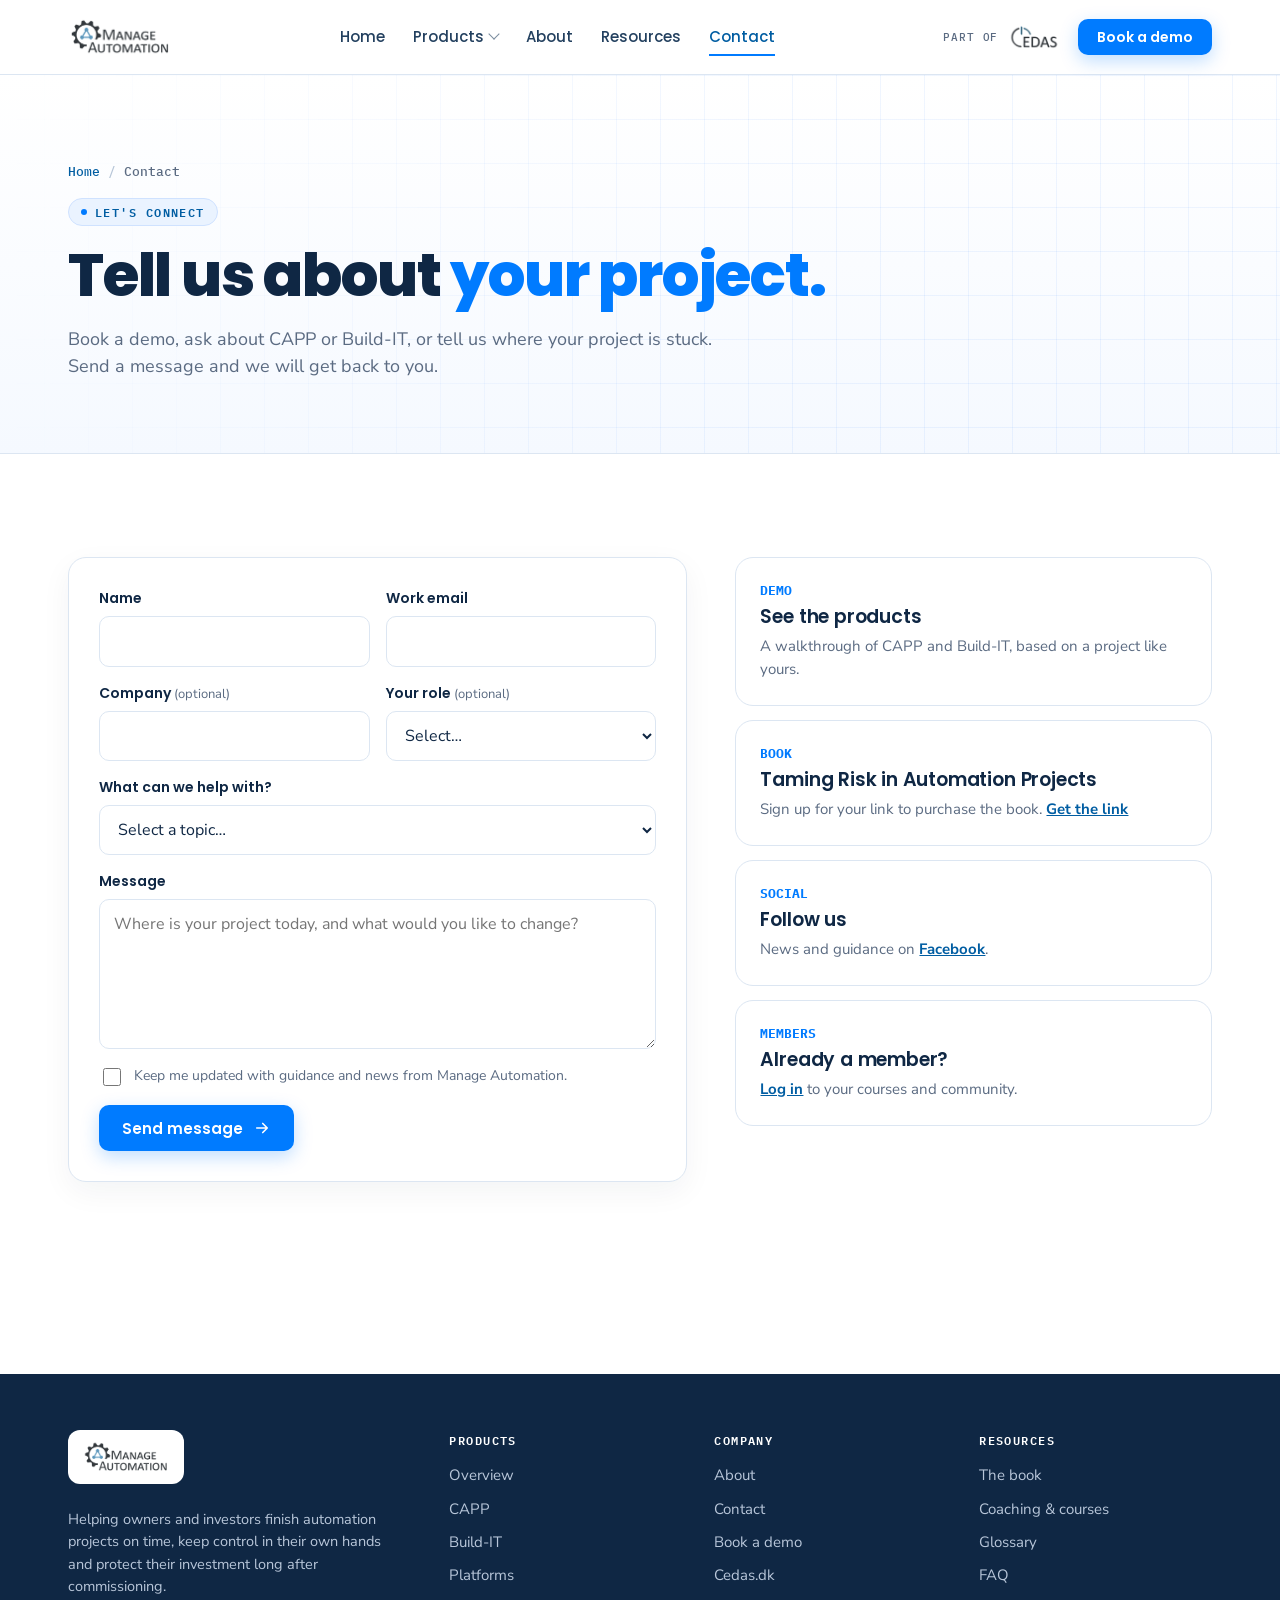
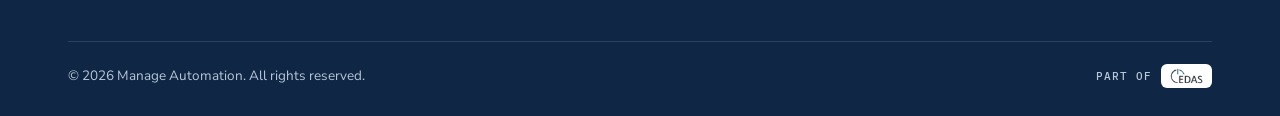
<file: contact.html>
<!doctype html>
<html lang="en">
<head>
<meta charset="utf-8">
<meta name="viewport" content="width=device-width, initial-scale=1">
<title>Contact | Manage Automation</title>
<meta name="description" content="Contact Manage Automation to book a demo of CAPP and Build-IT, ask about coaching, or get the book Taming Risk in Automation Projects.">
<link rel="icon" type="image/png" href="assets/img/logo-manage-automation.png">
<link rel="preconnect" href="https://fonts.googleapis.com">
<link rel="preconnect" href="https://fonts.gstatic.com" crossorigin>
<link rel="stylesheet" href="https://fonts.googleapis.com/css2?family=Poppins:wght@500;600;700;800&family=Nunito+Sans:wght@400;600;700&family=IBM+Plex+Mono:wght@500;600&display=swap">
<link rel="stylesheet" href="assets/css/styles.css">
</head>
<body>
<!--@header-->
<a class="skip" href="#main">Skip to content</a>
<header class="top">
  <div class="wrap">
    <a class="brand" href="index.html" aria-label="Manage Automation home"><img src="assets/img/logo-manage-automation.png" alt="Manage Automation" width="420" height="162"></a>
    <nav class="menu" id="menu" aria-label="Main">
      <a href="index.html">Home</a>
      <div class="dd">
        <a href="products.html">Products</a>
        <div class="dd-menu">
          <a href="capp.html"><b>CAPP</b><small>Framework, playbook &amp; libraries</small></a>
          <a href="build-it.html"><b>Build-IT</b><small>IO-list to PLC &amp; HMI code</small></a>
          <a href="products.html"><b>All products</b><small>Phases, platforms &amp; comparison</small></a>
        </div>
      </div>
      <a href="about.html">About</a>
      <a href="resources.html">Resources</a>
      <a href="contact.html">Contact</a>
    </nav>
    <div class="top-r">
      <span class="partof"><span>PART OF</span><img src="assets/img/logo-cedas.png" alt="CEDAS" width="240" height="112"></span>
      <a class="btn btn-p" href="contact.html?topic=demo">Book a demo</a>
      <button class="nav-toggle" type="button" aria-controls="menu" aria-expanded="false" aria-label="Open menu"><span></span></button>
    </div>
  </div>
</header>
<!--/@header-->

<main id="main">

<section class="page-hero">
  <div class="wrap">
    <ol class="crumbs"><li><a href="index.html">Home</a></li><li>Contact</li></ol>
    <span class="eyebrow">Let's connect</span>
    <h1>Tell us about <span>your project.</span></h1>
    <p class="lede">Book a demo, ask about CAPP or Build-IT, or tell us where your project is stuck. Send a message and we will get back to you.</p>
  </div>
</section>

<section id="form">
  <div class="wrap contact-g">
    <div class="card">
      <!-- To receive messages, set data-endpoint to your form service URL (e.g. Formspree, your CRM or Kajabi form handler). -->
      <form class="form" id="contactForm" data-endpoint="" novalidate>
        <div class="row2">
          <div class="field"><label for="name">Name</label><input id="name" name="name" type="text" autocomplete="name" required><span class="err">Please enter your name.</span></div>
          <div class="field"><label for="email">Work email</label><input id="email" name="email" type="email" autocomplete="email" required><span class="err">Please enter a valid email address.</span></div>
        </div>
        <div class="row2">
          <div class="field"><label for="company">Company <small>(optional)</small></label><input id="company" name="company" type="text" autocomplete="organization"></div>
          <div class="field"><label for="role">Your role <small>(optional)</small></label>
            <select id="role" name="role">
              <option value="">Select…</option>
              <option>Owner / investor</option>
              <option>Management</option>
              <option>Project engineer</option>
              <option>Technician</option>
              <option>Other</option>
            </select>
          </div>
        </div>
        <div class="field"><label for="topic">What can we help with?</label>
          <select id="topic" name="topic" required>
            <option value="">Select a topic…</option>
            <option value="demo">Book a demo</option>
            <option value="capp">CAPP</option>
            <option value="buildit">Build-IT</option>
            <option value="book">The book: Taming Risk in Automation Projects</option>
            <option value="coaching">Coaching &amp; courses</option>
            <option value="other">Something else</option>
          </select>
          <span class="err">Please choose a topic.</span>
        </div>
        <div class="field"><label for="message">Message</label><textarea id="message" name="message" required placeholder="Where is your project today, and what would you like to change?"></textarea><span class="err">Please add a short message.</span></div>
        <label class="consent"><input type="checkbox" name="updates" value="yes"> Keep me updated with guidance and news from Manage Automation.</label>
        <div><button class="btn btn-p" type="submit">Send message <svg width="18" height="18" viewBox="0 0 24 24" fill="none" aria-hidden="true"><path d="M5 12h14M13 6l6 6-6 6" stroke="currentColor" stroke-width="2.2" stroke-linecap="round" stroke-linejoin="round"/></svg></button></div>
        <p class="form-note" id="formNote" role="status" aria-live="polite"></p>
      </form>
    </div>

    <aside class="side">
      <div class="tile">
        <span class="num">DEMO</span>
        <h3>See the products</h3>
        <p>A walkthrough of CAPP and Build-IT, based on a project like yours.</p>
      </div>
      <div class="tile">
        <span class="num">BOOK</span>
        <h3>Taming Risk in Automation Projects</h3>
        <p>Sign up for your link to purchase the book. <a href="https://www.manageautomation.com/resource_redirect/landing_pages/2151653494" rel="noopener">Get the link</a></p>
      </div>
      <div class="tile">
        <span class="num">SOCIAL</span>
        <h3>Follow us</h3>
        <p>News and guidance on <a href="https://www.facebook.com/profile.php?id=61581198084818" rel="noopener">Facebook</a>.</p>
      </div>
      <div class="tile">
        <span class="num">MEMBERS</span>
        <h3>Already a member?</h3>
        <p><a href="https://www.manageautomation.com/login" rel="noopener">Log in</a> to your courses and community.</p>
      </div>
    </aside>
  </div>
</section>
</main>

<!--@footer-->
<footer class="site">
  <div class="wrap">
    <div class="fgrid">
      <div>
        <a class="flogo" href="index.html"><img src="assets/img/logo-manage-automation.png" alt="Manage Automation" width="420" height="162"></a>
        <p>Helping owners and investors finish automation projects on time, keep control in their own hands and protect their investment long after commissioning.</p>
      </div>
      <div>
        <h4>Products</h4>
        <ul>
          <li><a href="products.html">Overview</a></li>
          <li><a href="capp.html">CAPP</a></li>
          <li><a href="build-it.html">Build-IT</a></li>
          <li><a href="products.html#platforms">Platforms</a></li>
        </ul>
      </div>
      <div>
        <h4>Company</h4>
        <ul>
          <li><a href="about.html">About</a></li>
          <li><a href="contact.html">Contact</a></li>
          <li><a href="contact.html?topic=demo">Book a demo</a></li>
          <li><a href="https://www.cedas.dk" rel="noopener">Cedas.dk</a></li>
        </ul>
      </div>
      <div>
        <h4>Resources</h4>
        <ul>
          <li><a href="resources.html#book">The book</a></li>
          <li><a href="resources.html#learn">Coaching &amp; courses</a></li>
          <li><a href="resources.html#glossary">Glossary</a></li>
          <li><a href="resources.html#faq">FAQ</a></li>
        </ul>
      </div>
    </div>
    <div class="fbot">
      <span>&copy; <span data-year>2026</span> Manage Automation. All rights reserved.</span>
      <span class="cedas">PART OF <img src="assets/img/logo-cedas.png" alt="CEDAS" width="240" height="112"></span>
    </div>
  </div>
</footer>
<script src="assets/js/site.js" defer></script>
<!--/@footer-->
</body>
</html>
</file>
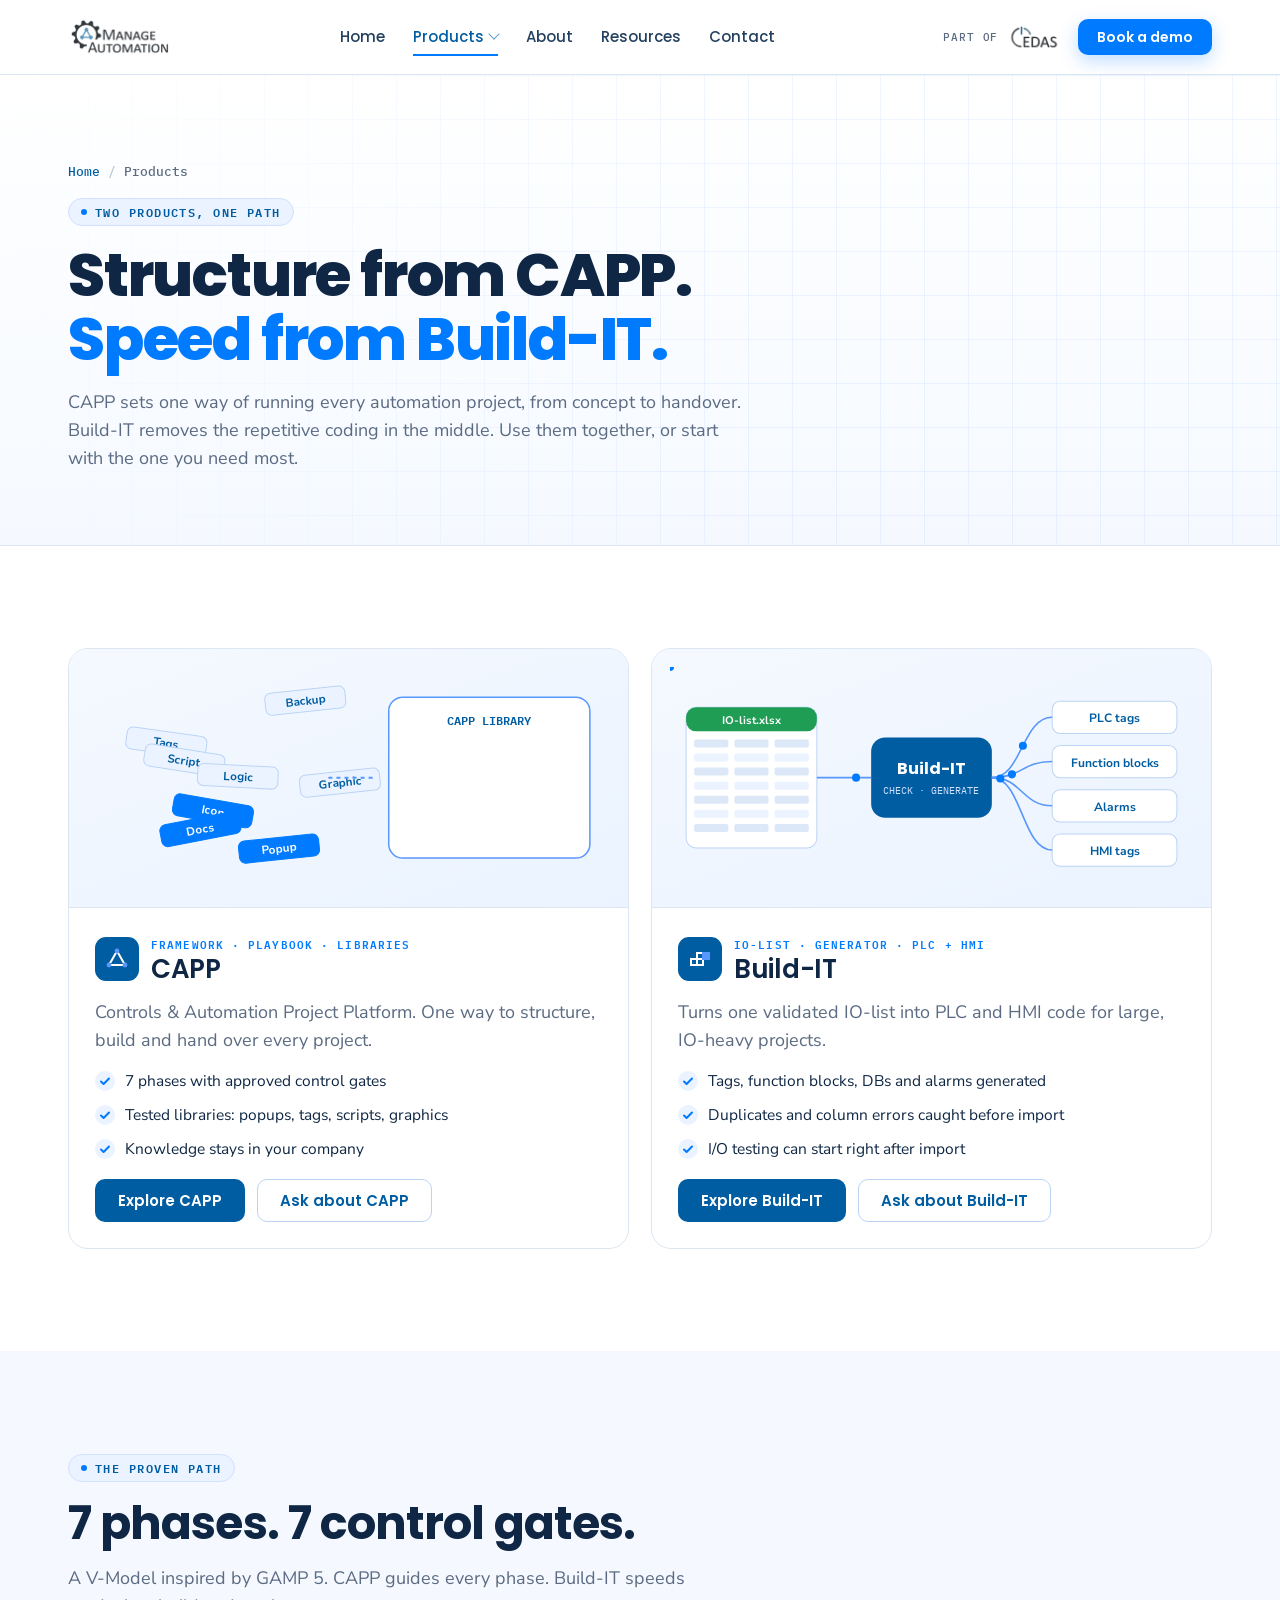
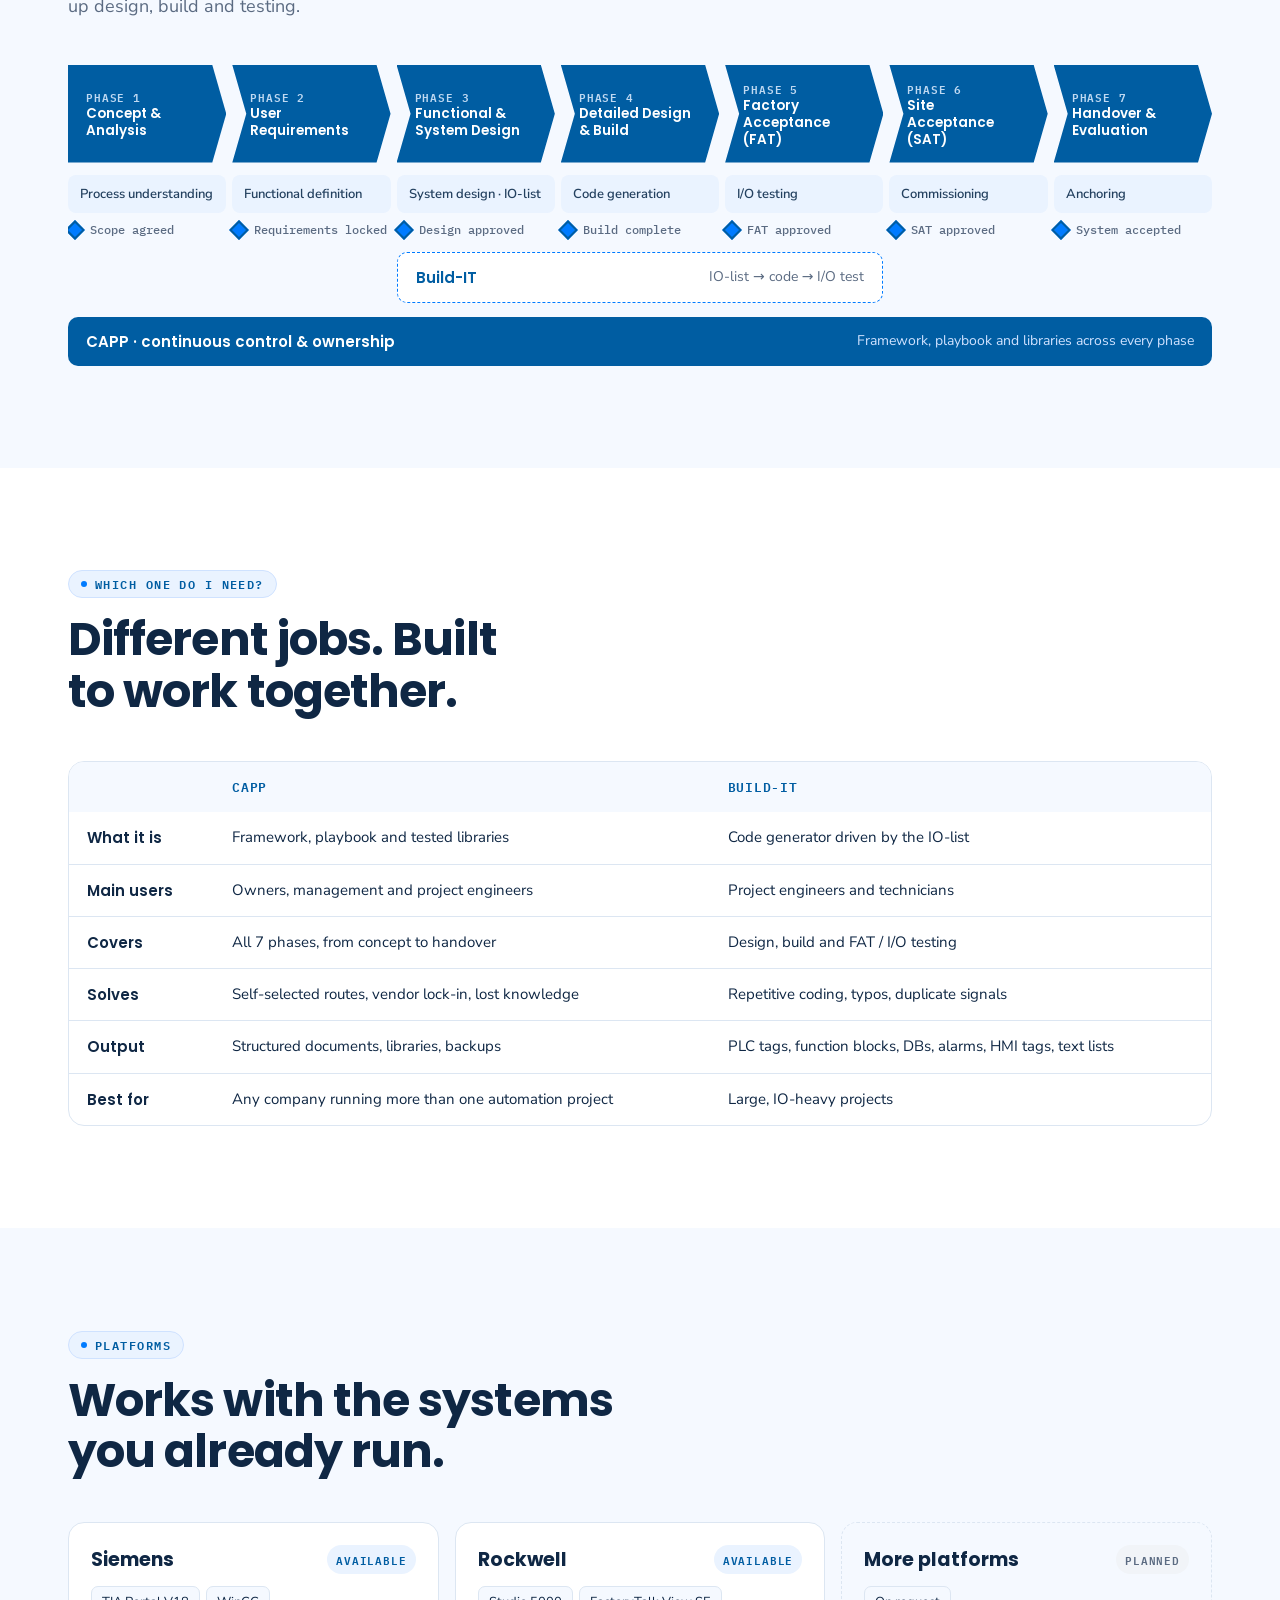
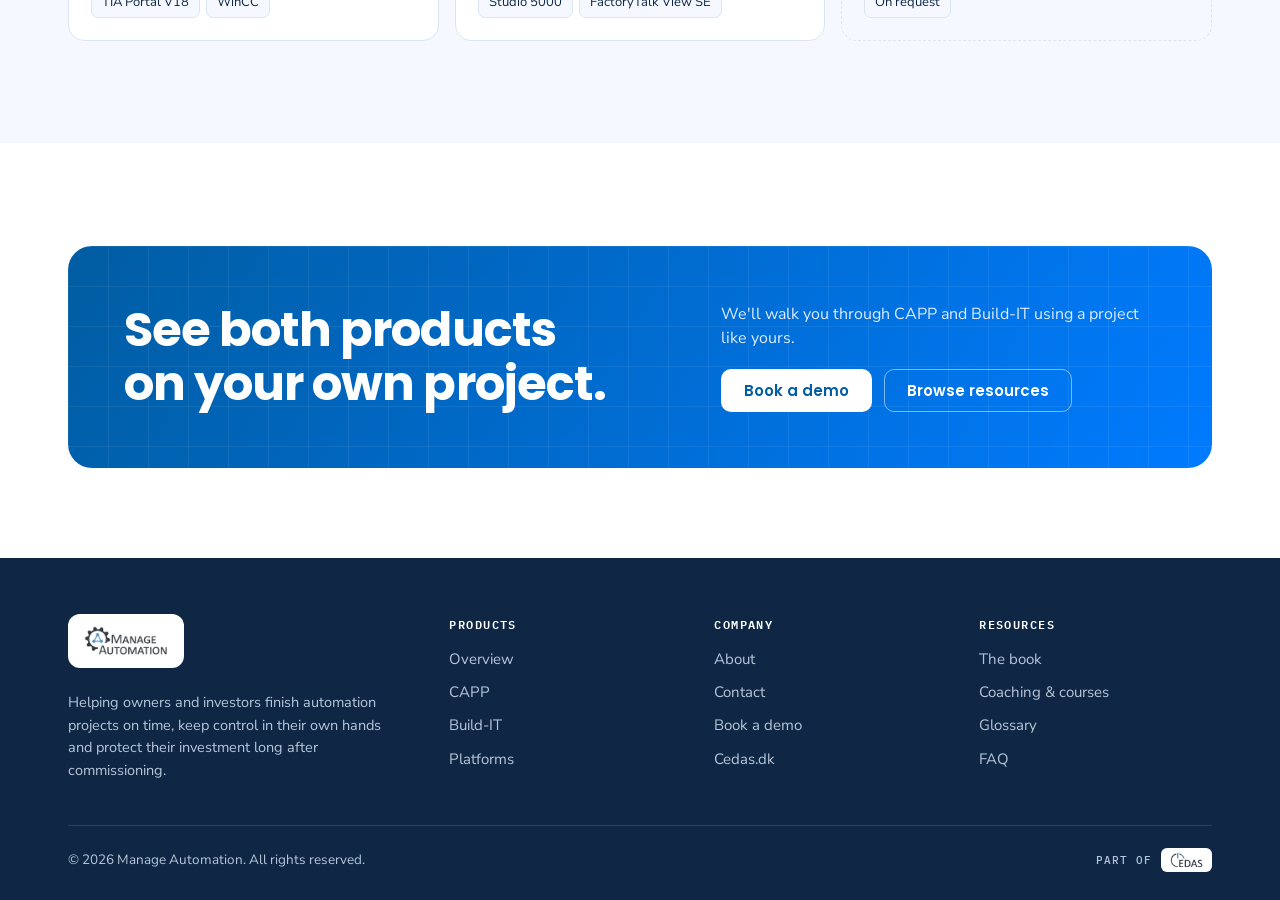
<file: products.html>
<!doctype html>
<html lang="en">
<head>
<meta charset="utf-8">
<meta name="viewport" content="width=device-width, initial-scale=1">
<title>Products | Manage Automation</title>
<meta name="description" content="CAPP gives every automation project one structure. Build-IT turns a validated IO-list into PLC and HMI code. Together they cover all 7 phases from concept to handover.">
<link rel="icon" type="image/png" href="assets/img/logo-manage-automation.png">
<link rel="preconnect" href="https://fonts.googleapis.com">
<link rel="preconnect" href="https://fonts.gstatic.com" crossorigin>
<link rel="stylesheet" href="https://fonts.googleapis.com/css2?family=Poppins:wght@500;600;700;800&family=Nunito+Sans:wght@400;600;700&family=IBM+Plex+Mono:wght@500;600&display=swap">
<link rel="stylesheet" href="assets/css/styles.css">
</head>
<body>
<!--@header-->
<a class="skip" href="#main">Skip to content</a>
<header class="top">
  <div class="wrap">
    <a class="brand" href="index.html" aria-label="Manage Automation home"><img src="assets/img/logo-manage-automation.png" alt="Manage Automation" width="420" height="162"></a>
    <nav class="menu" id="menu" aria-label="Main">
      <a href="index.html">Home</a>
      <div class="dd">
        <a href="products.html">Products</a>
        <div class="dd-menu">
          <a href="capp.html"><b>CAPP</b><small>Framework, playbook &amp; libraries</small></a>
          <a href="build-it.html"><b>Build-IT</b><small>IO-list to PLC &amp; HMI code</small></a>
          <a href="products.html"><b>All products</b><small>Phases, platforms &amp; comparison</small></a>
        </div>
      </div>
      <a href="about.html">About</a>
      <a href="resources.html">Resources</a>
      <a href="contact.html">Contact</a>
    </nav>
    <div class="top-r">
      <span class="partof"><span>PART OF</span><img src="assets/img/logo-cedas.png" alt="CEDAS" width="240" height="112"></span>
      <a class="btn btn-p" href="contact.html?topic=demo">Book a demo</a>
      <button class="nav-toggle" type="button" aria-controls="menu" aria-expanded="false" aria-label="Open menu"><span></span></button>
    </div>
  </div>
</header>
<!--/@header-->

<main id="main">

<section class="page-hero">
  <div class="wrap">
    <ol class="crumbs"><li><a href="index.html">Home</a></li><li>Products</li></ol>
    <span class="eyebrow">Two products, one path</span>
    <h1>Structure from CAPP. <span>Speed from Build-IT.</span></h1>
    <p class="lede">CAPP sets one way of running every automation project, from concept to handover. Build-IT removes the repetitive coding in the middle. Use them together, or start with the one you need most.</p>
  </div>
</section>

<!-- PRODUCT CARDS -->
<section id="overview">
  <div class="wrap">
    <div class="pg">
      <article class="prod">
        <div class="vis"><svg id="cappVis" viewBox="0 0 520 220" role="img" aria-label="Scattered engineering assets snap into one organised CAPP library."></svg></div>
        <div class="bd">
          <div class="nm"><span class="pi"><svg width="24" height="24" viewBox="0 0 24 24" fill="none" aria-hidden="true"><path d="M12 4L20 18H4Z" stroke="#fff" stroke-width="2" stroke-linejoin="round"/><circle cx="12" cy="4" r="2.4" fill="#5897FB"/><circle cx="4" cy="18" r="2.4" fill="#5897FB"/><circle cx="20" cy="18" r="2.4" fill="#5897FB"/></svg></span><span><small>FRAMEWORK · PLAYBOOK · LIBRARIES</small><h3>CAPP</h3></span></div>
          <p class="lede">Controls &amp; Automation Project Platform. One way to structure, build and hand over every project.</p>
          <ul class="adv">
            <li><svg width="20" height="20" viewBox="0 0 20 20" aria-hidden="true"><circle cx="10" cy="10" r="10" fill="#EAF3FF"/><path d="M6 10.5l2.6 2.5L14 7.5" fill="none" stroke="#007BFF" stroke-width="2" stroke-linecap="round" stroke-linejoin="round"/></svg>7 phases with approved control gates</li>
            <li><svg width="20" height="20" viewBox="0 0 20 20" aria-hidden="true"><circle cx="10" cy="10" r="10" fill="#EAF3FF"/><path d="M6 10.5l2.6 2.5L14 7.5" fill="none" stroke="#007BFF" stroke-width="2" stroke-linecap="round" stroke-linejoin="round"/></svg>Tested libraries: popups, tags, scripts, graphics</li>
            <li><svg width="20" height="20" viewBox="0 0 20 20" aria-hidden="true"><circle cx="10" cy="10" r="10" fill="#EAF3FF"/><path d="M6 10.5l2.6 2.5L14 7.5" fill="none" stroke="#007BFF" stroke-width="2" stroke-linecap="round" stroke-linejoin="round"/></svg>Knowledge stays in your company</li>
          </ul>
          <div class="cta" style="margin-top:4px"><a class="btn btn-d" href="capp.html">Explore CAPP</a><a class="btn btn-o" href="contact.html?topic=capp">Ask about CAPP</a></div>
        </div>
      </article>
      <article class="prod">
        <div class="vis"><svg id="biVis" viewBox="0 0 520 220" role="img" aria-label="An IO-list feeds Build-IT, which outputs tags, function blocks, alarms and HMI tags."></svg></div>
        <div class="bd">
          <div class="nm"><span class="pi"><svg width="24" height="24" viewBox="0 0 24 24" fill="none" aria-hidden="true"><rect x="3" y="12" width="6" height="6" stroke="#fff" stroke-width="2"/><rect x="9" y="12" width="6" height="6" stroke="#fff" stroke-width="2"/><rect x="9" y="6" width="6" height="6" stroke="#fff" stroke-width="2"/><rect x="15" y="6" width="6" height="6" fill="#5897FB" stroke="#5897FB" stroke-width="2"/></svg></span><span><small>IO-LIST · GENERATOR · PLC + HMI</small><h3>Build-IT</h3></span></div>
          <p class="lede">Turns one validated IO-list into PLC and HMI code for large, IO-heavy projects.</p>
          <ul class="adv">
            <li><svg width="20" height="20" viewBox="0 0 20 20" aria-hidden="true"><circle cx="10" cy="10" r="10" fill="#EAF3FF"/><path d="M6 10.5l2.6 2.5L14 7.5" fill="none" stroke="#007BFF" stroke-width="2" stroke-linecap="round" stroke-linejoin="round"/></svg>Tags, function blocks, DBs and alarms generated</li>
            <li><svg width="20" height="20" viewBox="0 0 20 20" aria-hidden="true"><circle cx="10" cy="10" r="10" fill="#EAF3FF"/><path d="M6 10.5l2.6 2.5L14 7.5" fill="none" stroke="#007BFF" stroke-width="2" stroke-linecap="round" stroke-linejoin="round"/></svg>Duplicates and column errors caught before import</li>
            <li><svg width="20" height="20" viewBox="0 0 20 20" aria-hidden="true"><circle cx="10" cy="10" r="10" fill="#EAF3FF"/><path d="M6 10.5l2.6 2.5L14 7.5" fill="none" stroke="#007BFF" stroke-width="2" stroke-linecap="round" stroke-linejoin="round"/></svg>I/O testing can start right after import</li>
          </ul>
          <div class="cta" style="margin-top:4px"><a class="btn btn-d" href="build-it.html">Explore Build-IT</a><a class="btn btn-o" href="contact.html?topic=buildit">Ask about Build-IT</a></div>
        </div>
      </article>
    </div>
  </div>
</section>

<!-- PHASES -->
<section class="tint" id="phases">
  <div class="wrap">
    <div class="head">
      <span class="eyebrow">The proven path</span>
      <h2>7 phases. 7 control gates.</h2>
      <p class="lede">A V-Model inspired by GAMP 5. CAPP guides every phase. Build-IT speeds up design, build and testing.</p>
    </div>
    <div class="ph-scroll"><div class="ph" id="ph"></div></div>
  </div>
</section>

<!-- COMPARISON -->
<section id="compare">
  <div class="wrap">
    <div class="head">
      <span class="eyebrow">Which one do I need?</span>
      <h2>Different jobs. Built to work together.</h2>
    </div>
    <div class="tbl-wrap">
      <table class="tbl">
        <thead><tr><th scope="col"></th><th scope="col">CAPP</th><th scope="col">Build-IT</th></tr></thead>
        <tbody>
          <tr><th scope="row">What it is</th><td>Framework, playbook and tested libraries</td><td>Code generator driven by the IO-list</td></tr>
          <tr><th scope="row">Main users</th><td>Owners, management and project engineers</td><td>Project engineers and technicians</td></tr>
          <tr><th scope="row">Covers</th><td>All 7 phases, from concept to handover</td><td>Design, build and FAT / I/O testing</td></tr>
          <tr><th scope="row">Solves</th><td>Self-selected routes, vendor lock-in, lost knowledge</td><td>Repetitive coding, typos, duplicate signals</td></tr>
          <tr><th scope="row">Output</th><td>Structured documents, libraries, backups</td><td>PLC tags, function blocks, DBs, alarms, HMI tags, text lists</td></tr>
          <tr><th scope="row">Best for</th><td>Any company running more than one automation project</td><td>Large, IO-heavy projects</td></tr>
        </tbody>
      </table>
    </div>
  </div>
</section>

<!-- PLATFORMS -->
<section class="tint" id="platforms">
  <div class="wrap">
    <div class="head"><span class="eyebrow">Platforms</span><h2>Works with the systems you already run.</h2></div>
    <div class="plats">
      <div class="plat"><div class="row"><b>Siemens</b><span class="tag">AVAILABLE</span></div><div class="tools"><span>TIA Portal V18</span><span>WinCC</span></div></div>
      <div class="plat"><div class="row"><b>Rockwell</b><span class="tag">AVAILABLE</span></div><div class="tools"><span>Studio 5000</span><span>FactoryTalk View SE</span></div></div>
      <div class="plat dash"><div class="row"><b>More platforms</b><span class="tag plan">PLANNED</span></div><div class="tools"><span>On request</span></div></div>
    </div>
  </div>
</section>

<section id="start">
  <div class="wrap">
    <div class="final">
      <h2>See both products on your own project.</h2>
      <div style="display:grid;gap:18px"><p>We'll walk you through CAPP and Build-IT using a project like yours.</p><div class="cta" style="margin-top:0"><a class="btn btn-w" href="contact.html?topic=demo">Book a demo</a><a class="btn btn-ow" href="resources.html">Browse resources</a></div></div>
    </div>
  </div>
</section>
</main>

<!--@footer-->
<footer class="site">
  <div class="wrap">
    <div class="fgrid">
      <div>
        <a class="flogo" href="index.html"><img src="assets/img/logo-manage-automation.png" alt="Manage Automation" width="420" height="162"></a>
        <p>Helping owners and investors finish automation projects on time, keep control in their own hands and protect their investment long after commissioning.</p>
      </div>
      <div>
        <h4>Products</h4>
        <ul>
          <li><a href="products.html">Overview</a></li>
          <li><a href="capp.html">CAPP</a></li>
          <li><a href="build-it.html">Build-IT</a></li>
          <li><a href="products.html#platforms">Platforms</a></li>
        </ul>
      </div>
      <div>
        <h4>Company</h4>
        <ul>
          <li><a href="about.html">About</a></li>
          <li><a href="contact.html">Contact</a></li>
          <li><a href="contact.html?topic=demo">Book a demo</a></li>
          <li><a href="https://www.cedas.dk" rel="noopener">Cedas.dk</a></li>
        </ul>
      </div>
      <div>
        <h4>Resources</h4>
        <ul>
          <li><a href="resources.html#book">The book</a></li>
          <li><a href="resources.html#learn">Coaching &amp; courses</a></li>
          <li><a href="resources.html#glossary">Glossary</a></li>
          <li><a href="resources.html#faq">FAQ</a></li>
        </ul>
      </div>
    </div>
    <div class="fbot">
      <span>&copy; <span data-year>2026</span> Manage Automation. All rights reserved.</span>
      <span class="cedas">PART OF <img src="assets/img/logo-cedas.png" alt="CEDAS" width="240" height="112"></span>
    </div>
  </div>
</footer>
<script src="assets/js/site.js" defer></script>
<!--/@footer-->
<script src="assets/js/visuals.js" defer></script>
</body>
</html>
</file>
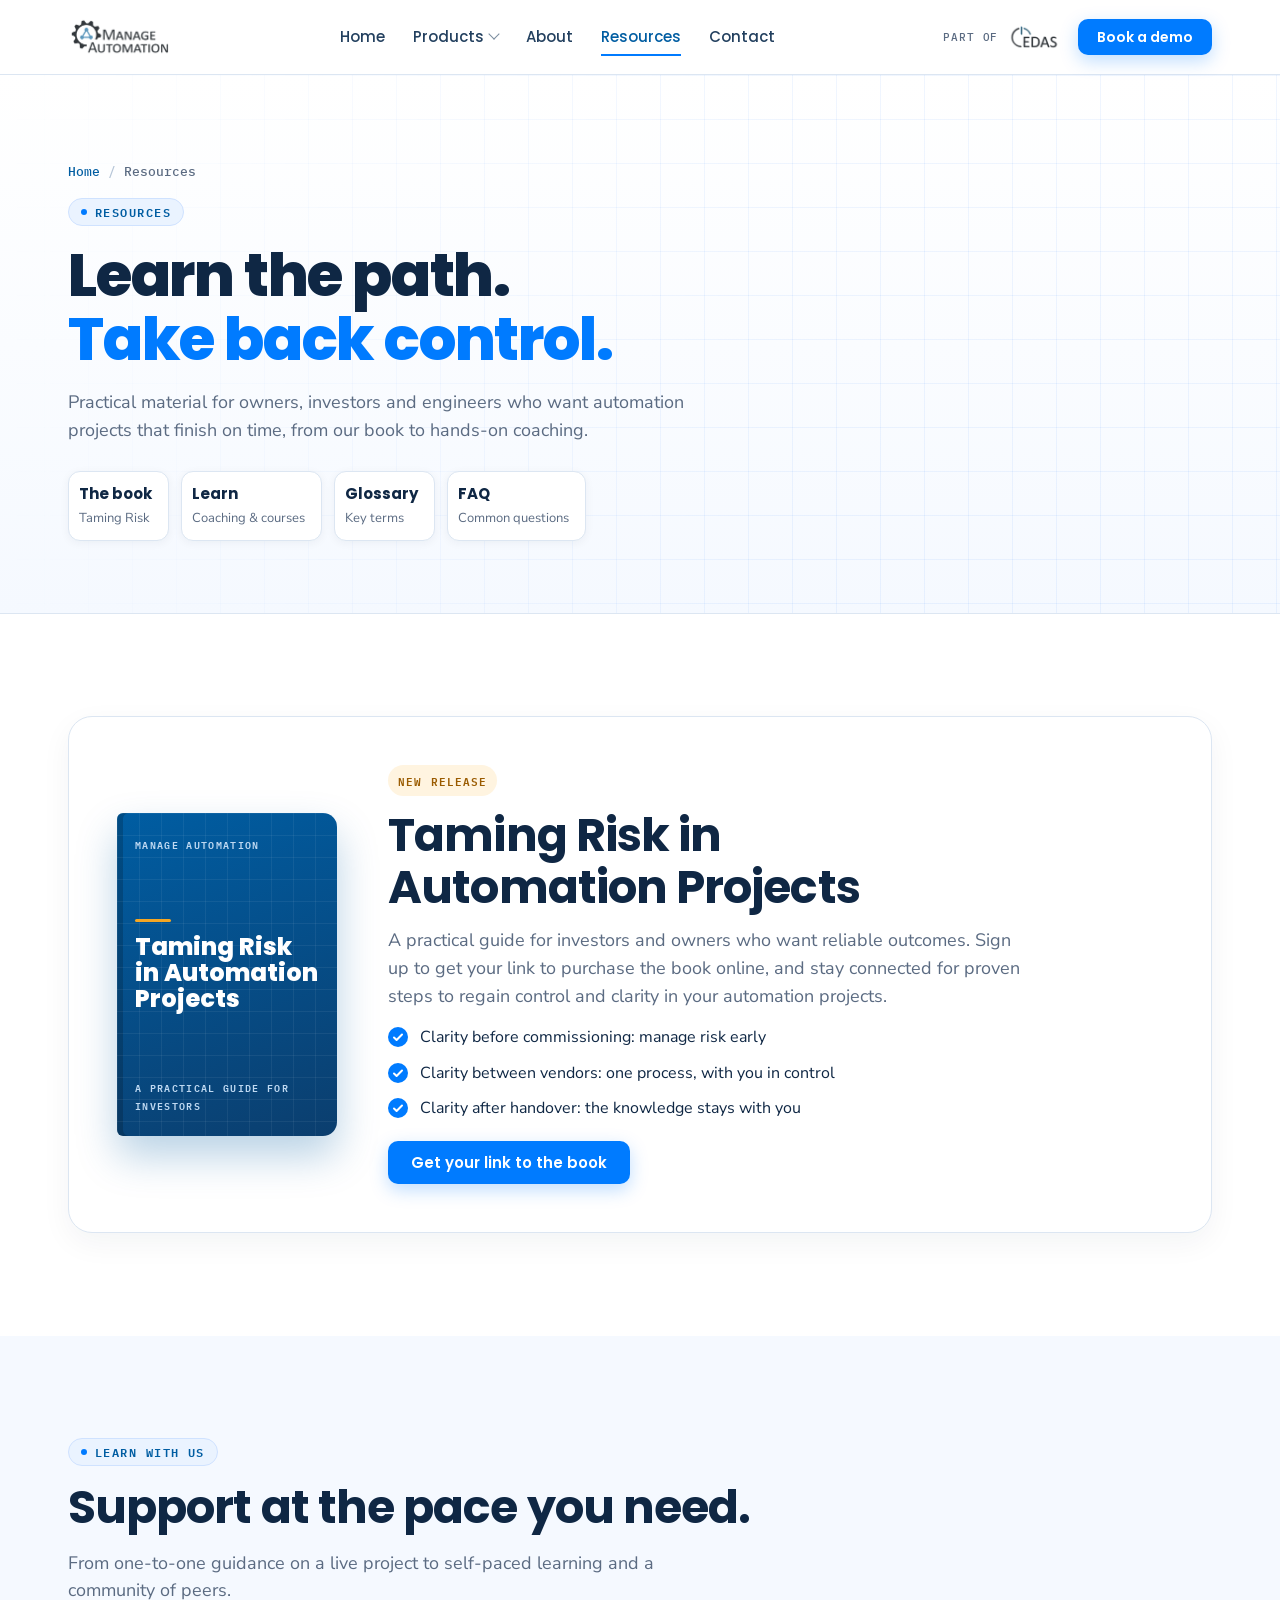
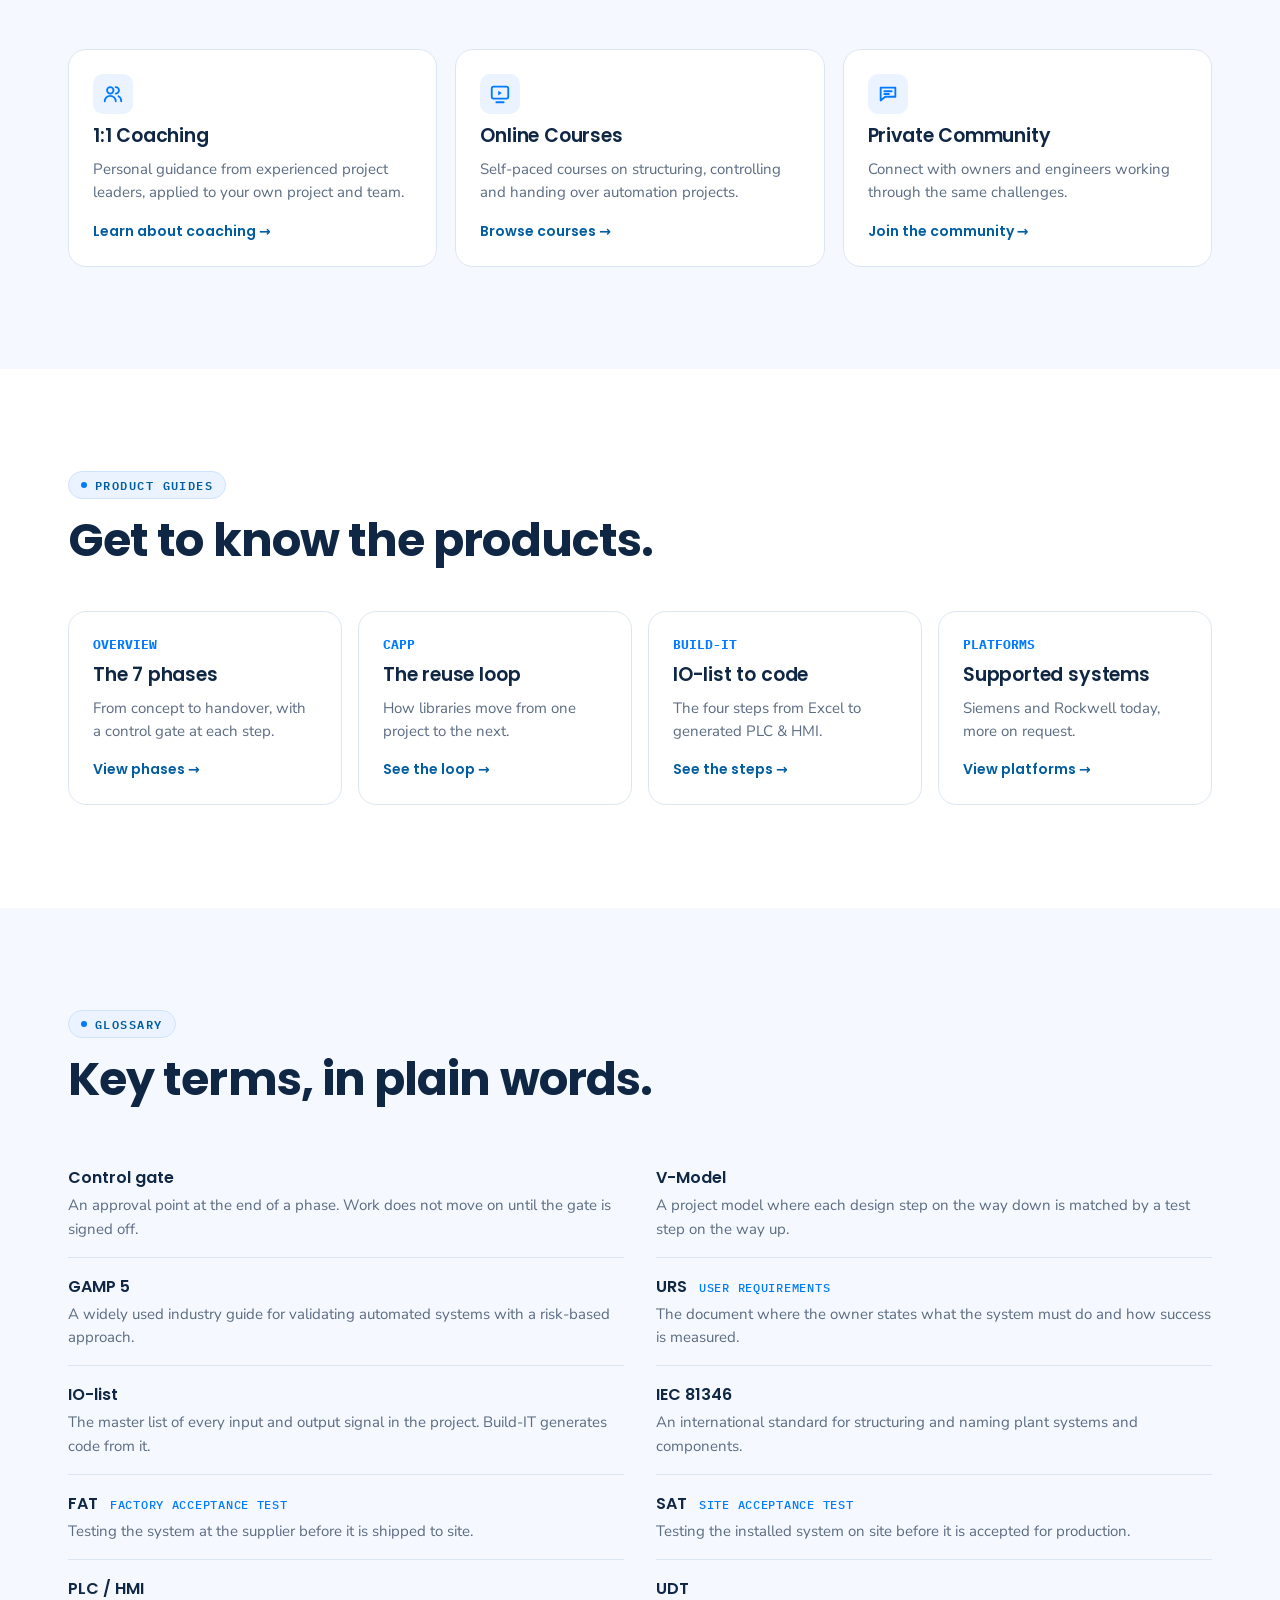
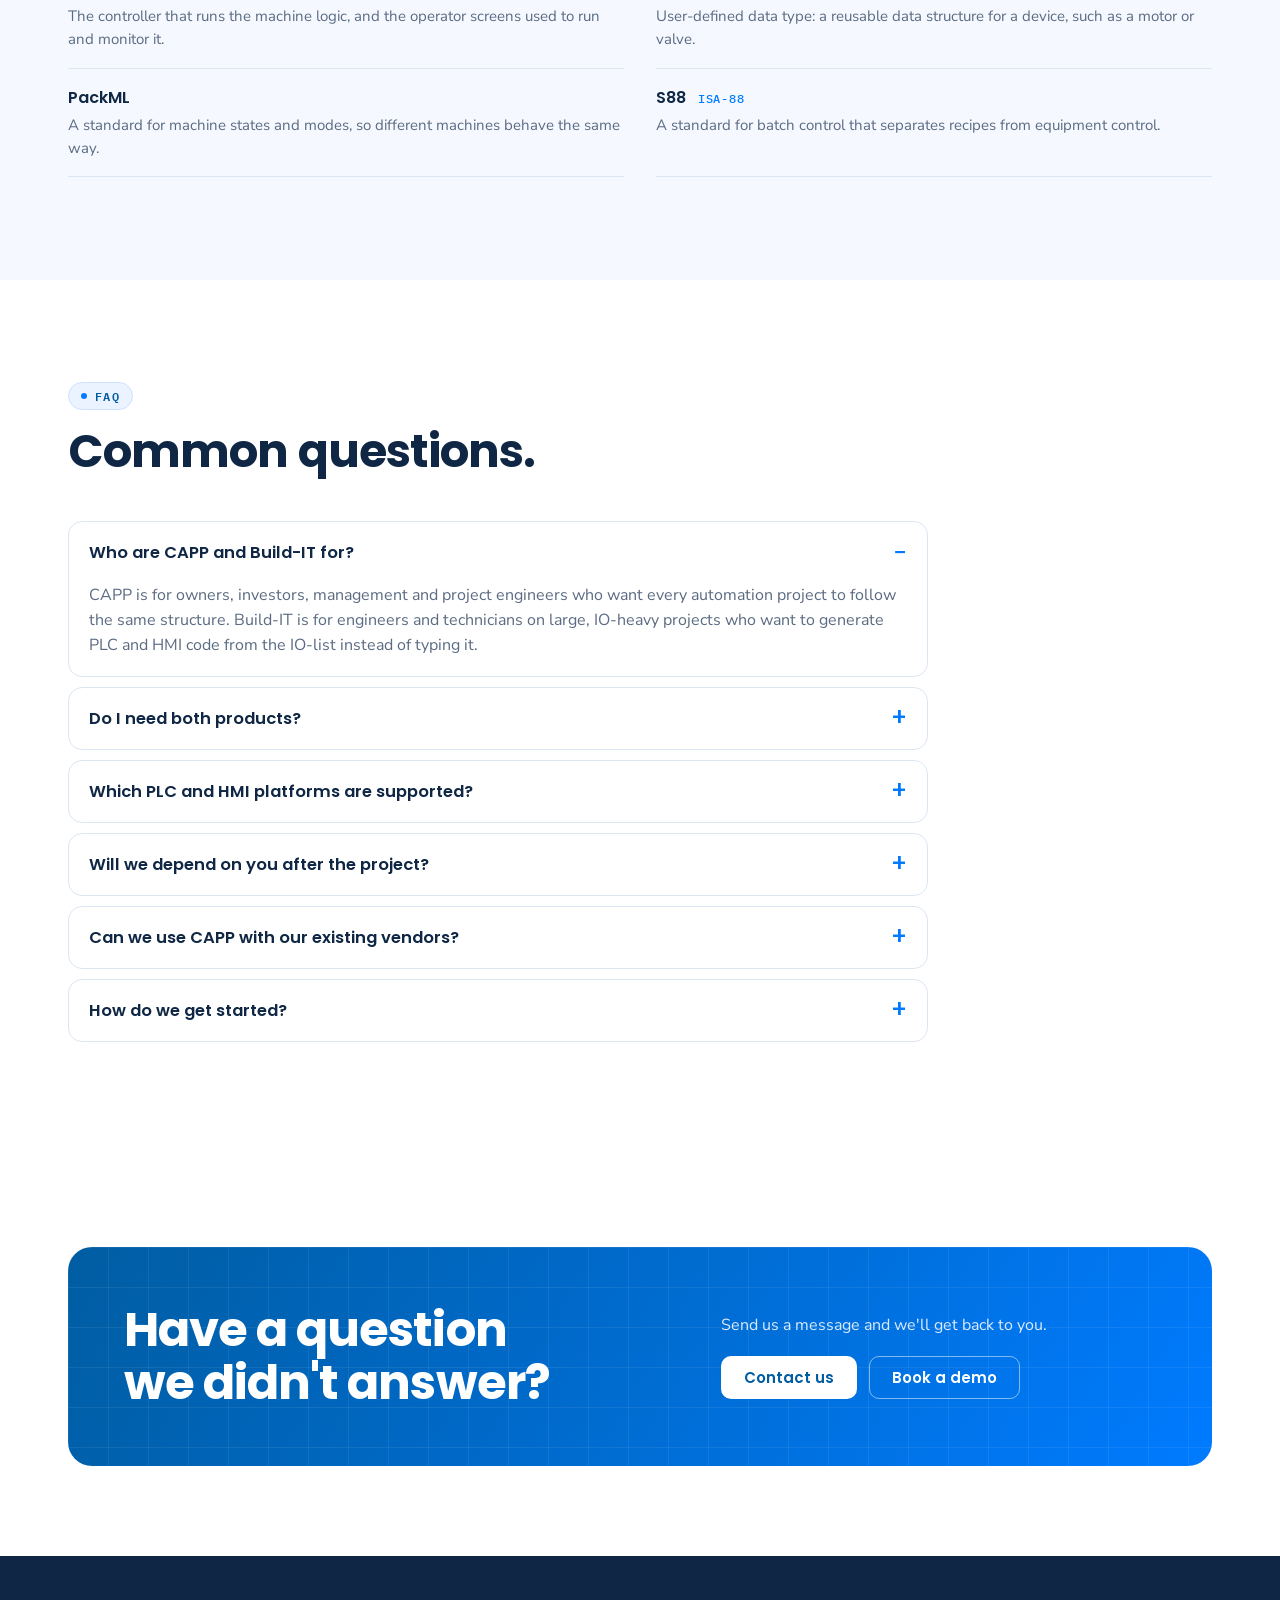
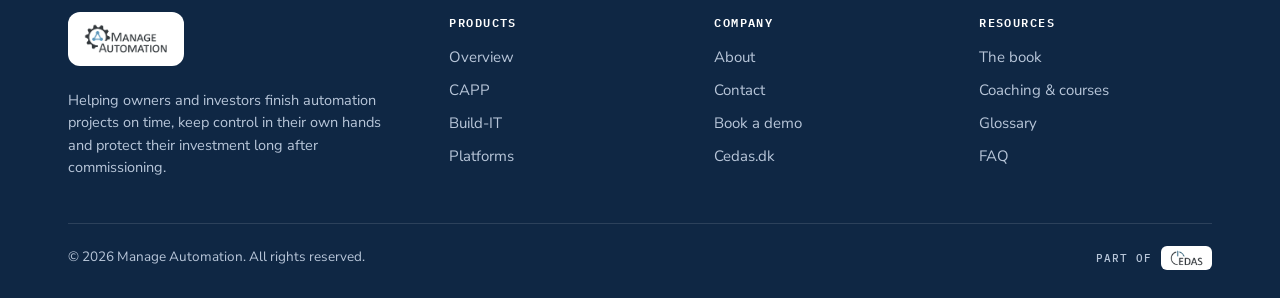
<file: resources.html>
<!doctype html>
<html lang="en">
<head>
<meta charset="utf-8">
<meta name="viewport" content="width=device-width, initial-scale=1">
<title>Resources | Manage Automation</title>
<meta name="description" content="The book Taming Risk in Automation Projects, 1:1 coaching, online courses, a private community, an automation glossary and answers to common questions.">
<link rel="icon" type="image/png" href="assets/img/logo-manage-automation.png">
<link rel="preconnect" href="https://fonts.googleapis.com">
<link rel="preconnect" href="https://fonts.gstatic.com" crossorigin>
<link rel="stylesheet" href="https://fonts.googleapis.com/css2?family=Poppins:wght@500;600;700;800&family=Nunito+Sans:wght@400;600;700&family=IBM+Plex+Mono:wght@500;600&display=swap">
<link rel="stylesheet" href="assets/css/styles.css">
</head>
<body>
<!--@header-->
<a class="skip" href="#main">Skip to content</a>
<header class="top">
  <div class="wrap">
    <a class="brand" href="index.html" aria-label="Manage Automation home"><img src="assets/img/logo-manage-automation.png" alt="Manage Automation" width="420" height="162"></a>
    <nav class="menu" id="menu" aria-label="Main">
      <a href="index.html">Home</a>
      <div class="dd">
        <a href="products.html">Products</a>
        <div class="dd-menu">
          <a href="capp.html"><b>CAPP</b><small>Framework, playbook &amp; libraries</small></a>
          <a href="build-it.html"><b>Build-IT</b><small>IO-list to PLC &amp; HMI code</small></a>
          <a href="products.html"><b>All products</b><small>Phases, platforms &amp; comparison</small></a>
        </div>
      </div>
      <a href="about.html">About</a>
      <a href="resources.html">Resources</a>
      <a href="contact.html">Contact</a>
    </nav>
    <div class="top-r">
      <span class="partof"><span>PART OF</span><img src="assets/img/logo-cedas.png" alt="CEDAS" width="240" height="112"></span>
      <a class="btn btn-p" href="contact.html?topic=demo">Book a demo</a>
      <button class="nav-toggle" type="button" aria-controls="menu" aria-expanded="false" aria-label="Open menu"><span></span></button>
    </div>
  </div>
</header>
<!--/@header-->

<main id="main">

<section class="page-hero">
  <div class="wrap">
    <ol class="crumbs"><li><a href="index.html">Home</a></li><li>Resources</li></ol>
    <span class="eyebrow">Resources</span>
    <h1>Learn the path. <span>Take back control.</span></h1>
    <p class="lede">Practical material for owners, investors and engineers who want automation projects that finish on time, from our book to hands-on coaching.</p>
    <div class="prods" style="margin-top:26px">
      <a class="pchip" href="#book"><span><b>The book</b><small>Taming Risk</small></span></a>
      <a class="pchip" href="#learn"><span><b>Learn</b><small>Coaching &amp; courses</small></span></a>
      <a class="pchip" href="#glossary"><span><b>Glossary</b><small>Key terms</small></span></a>
      <a class="pchip" href="#faq"><span><b>FAQ</b><small>Common questions</small></span></a>
    </div>
  </div>
</section>

<!-- BOOK -->
<section id="book">
  <div class="wrap">
    <div class="book">
      <div class="cover" aria-hidden="true"><small>MANAGE AUTOMATION</small><div style="display:grid;gap:12px"><span class="rule"></span><b>Taming Risk in Automation Projects</b></div><small>A PRACTICAL GUIDE FOR INVESTORS</small></div>
      <div class="stack-s">
        <span class="badge">New release</span>
        <h2>Taming Risk in Automation Projects</h2>
        <p class="lede">A practical guide for investors and owners who want reliable outcomes. Sign up to get your link to purchase the book online, and stay connected for proven steps to regain control and clarity in your automation projects.</p>
        <ul class="checks">
          <li>Clarity before commissioning: manage risk early</li>
          <li>Clarity between vendors: one process, with you in control</li>
          <li>Clarity after handover: the knowledge stays with you</li>
        </ul>
        <div class="cta" style="margin-top:6px"><a class="btn btn-p" href="https://www.manageautomation.com/resource_redirect/landing_pages/2151653494" rel="noopener">Get your link to the book</a></div>
      </div>
    </div>
  </div>
</section>

<!-- LEARN -->
<section class="tint" id="learn">
  <div class="wrap">
    <div class="head">
      <span class="eyebrow">Learn with us</span>
      <h2>Support at the pace you need.</h2>
      <p class="lede">From one-to-one guidance on a live project to self-paced learning and a community of peers.</p>
    </div>
    <div class="grid-3">
      <a class="tile" href="https://www.manageautomation.com/coaching" rel="noopener">
        <span class="ic"><svg width="22" height="22" viewBox="0 0 24 24" fill="none" aria-hidden="true"><circle cx="9" cy="8" r="3.5" stroke="#007BFF" stroke-width="2"/><path d="M3 20c0-3.3 2.7-6 6-6s6 2.7 6 6" stroke="#007BFF" stroke-width="2" stroke-linecap="round"/><path d="M15 4.5a3.5 3.5 0 0 1 0 7M18 14.5c1.8.9 3 2.9 3 5.5" stroke="#007BFF" stroke-width="2" stroke-linecap="round"/></svg></span>
        <h3>1:1 Coaching</h3><p>Personal guidance from experienced project leaders, applied to your own project and team.</p><span class="more">Learn about coaching →</span>
      </a>
      <a class="tile" href="https://www.manageautomation.com/courses" rel="noopener">
        <span class="ic"><svg width="22" height="22" viewBox="0 0 24 24" fill="none" aria-hidden="true"><rect x="3" y="4" width="18" height="13" rx="2" stroke="#007BFF" stroke-width="2"/><path d="M10 8.5v5l4-2.5z" fill="#007BFF"/><path d="M8 21h8" stroke="#007BFF" stroke-width="2" stroke-linecap="round"/></svg></span>
        <h3>Online Courses</h3><p>Self-paced courses on structuring, controlling and handing over automation projects.</p><span class="more">Browse courses →</span>
      </a>
      <a class="tile" href="https://www.facebook.com/profile.php?id=61581198084818" rel="noopener">
        <span class="ic"><svg width="22" height="22" viewBox="0 0 24 24" fill="none" aria-hidden="true"><path d="M4 5h16v10H9l-5 4z" stroke="#007BFF" stroke-width="2" stroke-linejoin="round"/><path d="M8 9h8M8 12h5" stroke="#007BFF" stroke-width="2" stroke-linecap="round"/></svg></span>
        <h3>Private Community</h3><p>Connect with owners and engineers working through the same challenges.</p><span class="more">Join the community →</span>
      </a>
    </div>
  </div>
</section>

<!-- PRODUCT RESOURCES -->
<section id="products">
  <div class="wrap">
    <div class="head"><span class="eyebrow">Product guides</span><h2>Get to know the products.</h2></div>
    <div class="grid-4">
      <a class="tile" href="products.html#phases"><span class="num">OVERVIEW</span><h3>The 7 phases</h3><p>From concept to handover, with a control gate at each step.</p><span class="more">View phases →</span></a>
      <a class="tile" href="capp.html#how"><span class="num">CAPP</span><h3>The reuse loop</h3><p>How libraries move from one project to the next.</p><span class="more">See the loop →</span></a>
      <a class="tile" href="build-it.html#pipeline"><span class="num">BUILD-IT</span><h3>IO-list to code</h3><p>The four steps from Excel to generated PLC &amp; HMI.</p><span class="more">See the steps →</span></a>
      <a class="tile" href="products.html#platforms"><span class="num">PLATFORMS</span><h3>Supported systems</h3><p>Siemens and Rockwell today, more on request.</p><span class="more">View platforms →</span></a>
    </div>
  </div>
</section>

<!-- GLOSSARY -->
<section class="tint" id="glossary">
  <div class="wrap">
    <div class="head"><span class="eyebrow">Glossary</span><h2>Key terms, in plain words.</h2></div>
    <dl class="gloss">
      <div><dt>Control gate</dt><dd>An approval point at the end of a phase. Work does not move on until the gate is signed off.</dd></div>
      <div><dt>V-Model</dt><dd>A project model where each design step on the way down is matched by a test step on the way up.</dd></div>
      <div><dt>GAMP 5</dt><dd>A widely used industry guide for validating automated systems with a risk-based approach.</dd></div>
      <div><dt>URS <span>USER REQUIREMENTS</span></dt><dd>The document where the owner states what the system must do and how success is measured.</dd></div>
      <div><dt>IO-list</dt><dd>The master list of every input and output signal in the project. Build-IT generates code from it.</dd></div>
      <div><dt>IEC 81346</dt><dd>An international standard for structuring and naming plant systems and components.</dd></div>
      <div><dt>FAT <span>FACTORY ACCEPTANCE TEST</span></dt><dd>Testing the system at the supplier before it is shipped to site.</dd></div>
      <div><dt>SAT <span>SITE ACCEPTANCE TEST</span></dt><dd>Testing the installed system on site before it is accepted for production.</dd></div>
      <div><dt>PLC / HMI</dt><dd>The controller that runs the machine logic, and the operator screens used to run and monitor it.</dd></div>
      <div><dt>UDT</dt><dd>User-defined data type: a reusable data structure for a device, such as a motor or valve.</dd></div>
      <div><dt>PackML</dt><dd>A standard for machine states and modes, so different machines behave the same way.</dd></div>
      <div><dt>S88 <span>ISA-88</span></dt><dd>A standard for batch control that separates recipes from equipment control.</dd></div>
    </dl>
  </div>
</section>

<!-- FAQ -->
<section id="faq">
  <div class="wrap">
    <div class="head"><span class="eyebrow">FAQ</span><h2>Common questions.</h2></div>
    <div class="faq">
      <details open><summary>Who are CAPP and Build-IT for?</summary><p>CAPP is for owners, investors, management and project engineers who want every automation project to follow the same structure. Build-IT is for engineers and technicians on large, IO-heavy projects who want to generate PLC and HMI code from the IO-list instead of typing it.</p></details>
      <details><summary>Do I need both products?</summary><p>No. Each one works on its own. They are designed to work together: CAPP gives the structure across all 7 phases, and Build-IT speeds up design, build and testing inside that structure.</p></details>
      <details><summary>Which PLC and HMI platforms are supported?</summary><p>Siemens TIA Portal V18 and WinCC, and Rockwell Studio 5000 and FactoryTalk View SE. More platforms are planned. <a href="contact.html">Tell us what you use</a>.</p></details>
      <details><summary>Will we depend on you after the project?</summary><p>No. The whole idea is that the system and the knowledge stay in your company. Libraries, documentation and backups are yours, so your own team can run and extend the system.</p></details>
      <details><summary>Can we use CAPP with our existing vendors?</summary><p>Yes. CAPP gives every vendor the same playbook, naming and libraries, so they work to your standard instead of their own.</p></details>
      <details><summary>How do we get started?</summary><p><a href="contact.html?topic=demo">Book a demo</a>. We'll look at where your projects are today and show you how the products fit.</p></details>
    </div>
  </div>
</section>

<section id="start">
  <div class="wrap">
    <div class="final">
      <h2>Have a question we didn't answer?</h2>
      <div style="display:grid;gap:18px"><p>Send us a message and we'll get back to you.</p><div class="cta" style="margin-top:0"><a class="btn btn-w" href="contact.html">Contact us</a><a class="btn btn-ow" href="contact.html?topic=demo">Book a demo</a></div></div>
    </div>
  </div>
</section>
</main>

<!--@footer-->
<footer class="site">
  <div class="wrap">
    <div class="fgrid">
      <div>
        <a class="flogo" href="index.html"><img src="assets/img/logo-manage-automation.png" alt="Manage Automation" width="420" height="162"></a>
        <p>Helping owners and investors finish automation projects on time, keep control in their own hands and protect their investment long after commissioning.</p>
      </div>
      <div>
        <h4>Products</h4>
        <ul>
          <li><a href="products.html">Overview</a></li>
          <li><a href="capp.html">CAPP</a></li>
          <li><a href="build-it.html">Build-IT</a></li>
          <li><a href="products.html#platforms">Platforms</a></li>
        </ul>
      </div>
      <div>
        <h4>Company</h4>
        <ul>
          <li><a href="about.html">About</a></li>
          <li><a href="contact.html">Contact</a></li>
          <li><a href="contact.html?topic=demo">Book a demo</a></li>
          <li><a href="https://www.cedas.dk" rel="noopener">Cedas.dk</a></li>
        </ul>
      </div>
      <div>
        <h4>Resources</h4>
        <ul>
          <li><a href="resources.html#book">The book</a></li>
          <li><a href="resources.html#learn">Coaching &amp; courses</a></li>
          <li><a href="resources.html#glossary">Glossary</a></li>
          <li><a href="resources.html#faq">FAQ</a></li>
        </ul>
      </div>
    </div>
    <div class="fbot">
      <span>&copy; <span data-year>2026</span> Manage Automation. All rights reserved.</span>
      <span class="cedas">PART OF <img src="assets/img/logo-cedas.png" alt="CEDAS" width="240" height="112"></span>
    </div>
  </div>
</footer>
<script src="assets/js/site.js" defer></script>
<!--/@footer-->
</body>
</html>
</file>
<file: assets/css/styles.css>
/* ==========================================================
   Manage Automation — site stylesheet
   1. Tokens & base   2. Original components   3. Site chrome & pages
   ========================================================== */
:root{
  color-scheme: light;
  --blue:#007BFF; --blue-d:#005DA2; --blue-l:#5897FB; --sky:#EAF3FF; --sky-2:#F5F9FF;
  --ink:#0F2744; --ink-2:#23405F; --muted:#5B6B82; --line:#DCE6F2; --white:#FFFFFF;
  --amber:#F5A623; --red:#E5484D; --red-soft:#FDECEC; --grey:#B7C6D8;
  --display:"Poppins",system-ui,"Segoe UI",sans-serif;
  --body:"Nunito Sans",system-ui,-apple-system,"Segoe UI",sans-serif;
  --mono:"IBM Plex Mono",ui-monospace,Menlo,Consolas,monospace;
}
*{box-sizing:border-box}
body{background:var(--white);color:var(--ink);font-family:var(--body);font-size:16px;line-height:1.55;-webkit-font-smoothing:antialiased}
a{color:inherit}
p{margin:0}
.wrap{max-width:1240px;margin:0 auto;padding-inline:clamp(16px,4vw,48px)}
h1,h2,h3{font-family:var(--display);margin:0;text-wrap:balance;letter-spacing:-.02em}
h2{font-size:clamp(30px,4vw,46px);line-height:1.12;font-weight:700}
h3{font-size:19px;font-weight:600;letter-spacing:-.01em;line-height:1.25}
.eyebrow{display:inline-flex;align-items:center;gap:8px;font:600 12px/1 var(--mono);letter-spacing:.12em;text-transform:uppercase;color:var(--blue-d);background:var(--sky);border:1px solid #CFE2FF;padding:7px 12px;border-radius:999px}
.eyebrow::before{content:"";width:6px;height:6px;border-radius:50%;background:var(--blue)}
.lede{font-size:clamp(16px,1.5vw,18px);color:var(--muted);max-width:58ch}
section{padding-block:clamp(64px,8vw,104px)}
.head{display:grid;gap:16px;margin-bottom:44px;max-width:760px;justify-items:start}
.center{text-align:center;margin-inline:auto;justify-items:center}
.btn{display:inline-flex;align-items:center;gap:10px;padding:13px 22px;border-radius:10px;font:600 15px/1 var(--display);text-decoration:none;border:1.5px solid transparent;cursor:pointer;transition:transform .2s,box-shadow .2s,background .2s}
.btn:hover{transform:translateY(-1px)}
.btn:focus-visible,.tog button:focus-visible,.layer:focus-visible,.bstep:focus-visible{outline:3px solid var(--blue-l);outline-offset:3px}
.btn-p{background:var(--blue);color:#fff;box-shadow:0 6px 18px rgba(0,123,255,.25)}
.btn-p:hover{background:#0069da}
.btn-d{background:var(--blue-d);color:#fff}
.btn-o{border-color:#BBD3F5;color:var(--blue-d);background:#fff}
.tint{background:var(--sky-2)}

/* header */
.top{position:sticky;top:env(safe-area-inset-top,0px);z-index:10;background:rgba(255,255,255,.94);backdrop-filter:blur(8px);border-bottom:1px solid var(--line)}
.top .wrap{display:flex;align-items:center;justify-content:space-between;gap:20px;height:74px}
.brand img{height:40px;width:auto;display:block}
.menu{display:flex;gap:28px;font:500 15px var(--display);color:var(--ink-2)}
.menu a{text-decoration:none;padding-block:6px;border-bottom:2px solid transparent}
.menu a:hover,.menu a.on{color:var(--blue-d);border-color:var(--blue)}
.top-r{display:flex;align-items:center;gap:16px}
.partof{display:flex;align-items:center;gap:8px;font:500 11px var(--mono);letter-spacing:.08em;color:var(--muted)}
.partof img{height:26px;width:auto}
.top-r .btn{padding:10px 18px;font-size:14px}

/* hero */
.hero{position:relative;overflow:hidden;padding-block:clamp(40px,6vw,72px) clamp(56px,7vw,96px);background:linear-gradient(180deg,#fff 0%,var(--sky-2) 100%)}
.hero::before{content:"";position:absolute;inset:0;background-image:linear-gradient(rgba(88,151,251,.09) 1px,transparent 1px),linear-gradient(90deg,rgba(88,151,251,.09) 1px,transparent 1px);background-size:44px 44px;mask-image:linear-gradient(90deg,transparent 0%,#000 45%);-webkit-mask-image:linear-gradient(90deg,transparent 0%,#000 45%);pointer-events:none}
.hero-g{position:relative;display:grid;grid-template-columns:1fr 1.05fr;gap:40px;align-items:center}
.hero h1{font-size:clamp(40px,5.6vw,72px);line-height:1.04;font-weight:800;margin:20px 0 22px}
.hero h1 span{color:var(--blue);display:block}
.cta{display:flex;flex-wrap:wrap;gap:12px;margin-top:30px}
.prods{display:flex;flex-wrap:wrap;gap:12px;margin-top:34px}
.pchip{display:flex;align-items:center;gap:12px;background:#fff;border:1px solid var(--line);border-radius:12px;padding:10px 16px 10px 10px;text-decoration:none;box-shadow:0 2px 10px rgba(15,39,68,.05)}
.pchip .pi{width:38px;height:38px;border-radius:9px;display:grid;place-items:center;background:var(--sky)}
.pchip b{display:block;font:700 15px var(--display)}
.pchip small{font-size:13px;color:var(--muted)}
#heroArt{width:100%;height:auto;display:block}
#heroArt text{font-family:var(--mono);font-weight:600}

/* why chart */
.card{background:#fff;border:1px solid var(--line);border-radius:18px;padding:clamp(18px,3vw,30px);box-shadow:0 10px 30px rgba(15,39,68,.05)}
.chart-top{display:flex;flex-wrap:wrap;gap:14px;align-items:center;justify-content:space-between;margin-bottom:14px}
.tog{display:inline-flex;background:var(--sky-2);border:1px solid var(--line);border-radius:999px;padding:4px}
.tog button{border:0;background:none;font:600 14px/1 var(--display);padding:11px 18px;border-radius:999px;cursor:pointer;color:var(--muted)}
.tog button[aria-pressed="true"]{background:var(--blue-d);color:#fff}
.status{font:500 13px/1.4 var(--mono);color:var(--muted)}
.status b{color:var(--red)} .status.ok b{color:var(--blue)}
.scroll{overflow-x:auto;-webkit-overflow-scrolling:touch}
#options{min-width:900px;width:100%;height:auto;display:block}
#options .ol{stroke:#D3DEEA;stroke-width:3;stroke-linecap:round}
#options .hd{font:600 12.5px var(--display);fill:var(--ink)}
#options .mult{font:700 19px var(--display);fill:var(--blue-d)}
#options .ex{font:400 11px var(--body);fill:var(--muted)}
#options .goal{font:600 15px var(--display);fill:var(--ink)}
.route{fill:none;stroke-linecap:round;stroke-linejoin:round}
.consq{display:grid;grid-template-columns:repeat(3,1fr);gap:14px;margin-top:20px}
.consq div{display:flex;gap:14px;align-items:center;padding:16px 18px;border-radius:12px;background:var(--red-soft)}
.consq b{display:block;font:600 16px/1.2 var(--display)}
.consq span{font-size:14px;color:var(--muted)}

/* layers */
.lg{display:grid;grid-template-columns:1fr 1.15fr;gap:48px;align-items:start}
.stack{display:grid;gap:10px}
.layer{display:grid;grid-template-columns:48px 1fr auto;gap:14px;align-items:center;text-align:left;width:100%;padding:16px 18px;border-radius:14px;border:1.5px solid var(--line);background:#fff;cursor:pointer;font:inherit;color:inherit;transition:border-color .2s,box-shadow .2s,background .2s}
.layer:nth-child(2){margin-left:22px;width:calc(100% - 22px)}
.layer:nth-child(3){margin-left:44px;width:calc(100% - 44px)}
.layer:nth-child(4){margin-left:66px;width:calc(100% - 66px)}
.layer .lv{width:48px;height:48px;border-radius:12px;display:grid;place-items:center;background:var(--sky);font:700 13px var(--mono);color:var(--blue-d)}
.layer b{display:block;font:600 17px/1.2 var(--display)}
.layer span.s{font-size:14px;color:var(--muted)}
.layer i{font-style:normal;font:600 10.5px var(--mono);letter-spacing:.1em;color:var(--muted);background:var(--sky-2);padding:5px 8px;border-radius:6px}
.layer[aria-pressed="true"]{border-color:var(--blue);box-shadow:0 8px 24px rgba(0,123,255,.14);background:linear-gradient(90deg,#fff,var(--sky-2))}
.layer[aria-pressed="true"] .lv{background:var(--blue);color:#fff}
.layer[aria-pressed="true"] i{background:var(--blue);color:#fff}
.flows{display:flex;justify-content:space-between;margin-top:16px;font:600 11.5px var(--mono);letter-spacing:.08em;color:var(--blue-d)}
.detail{background:#fff;border:1px solid var(--line);border-radius:18px;padding:28px;box-shadow:0 10px 30px rgba(15,39,68,.06)}
.detail h3{font-size:24px;margin:14px 0 8px}
.detail ul{list-style:none;padding:0;margin:18px 0 0;display:grid;gap:11px}
.detail li{display:flex;gap:12px;align-items:flex-start}
.detail li::before{content:"";flex:none;width:20px;height:20px;margin-top:2px;border-radius:50%;background:var(--blue) url("data:image/svg+xml,%3Csvg xmlns='http://www.w3.org/2000/svg' viewBox='0 0 20 20'%3E%3Cpath d='M6 10.5l2.6 2.5L14 7.5' fill='none' stroke='%23fff' stroke-width='2' stroke-linecap='round' stroke-linejoin='round'/%3E%3C/svg%3E")}
.ptag{display:inline-flex;align-items:center;gap:8px;margin-top:20px;padding:8px 12px;border-radius:10px;background:var(--sky);font:600 13px var(--display);color:var(--blue-d)}
.depth{display:flex;gap:10px;align-items:center;margin-top:18px;font:600 11px var(--mono);color:var(--muted)}
.depth .bar{flex:1;height:5px;border-radius:5px;background:var(--sky);overflow:hidden}
.depth .bar i{display:block;height:100%;background:linear-gradient(90deg,var(--blue-l),var(--blue));transition:width .4s}

/* products */
.pg{display:grid;grid-template-columns:1fr 1fr;gap:22px}
.prod{border:1px solid var(--line);border-radius:20px;background:#fff;overflow:hidden;display:grid;grid-template-rows:auto 1fr}
.prod .vis{background:linear-gradient(160deg,var(--sky-2),var(--sky));border-bottom:1px solid var(--line);padding:18px}
.prod .vis svg{width:100%;height:auto;display:block}
.prod .bd{padding:26px;display:grid;gap:14px;align-content:start}
.prod .nm{display:flex;align-items:center;gap:12px}
.prod .nm .pi{width:44px;height:44px;border-radius:11px;background:var(--blue-d);display:grid;place-items:center}
.prod .nm small{display:block;font:600 11px var(--mono);letter-spacing:.1em;color:var(--blue)}
.prod h3{font-size:26px}
.adv{list-style:none;margin:0;padding:0;display:grid;gap:10px}
.adv li{display:flex;gap:10px;align-items:center;font-size:15.5px}
.adv li svg{flex:none}

/* phases */
.ph-scroll{overflow-x:auto}
.ph{min-width:980px;display:grid;grid-template-columns:repeat(7,1fr);gap:0 6px}
.chev{background:var(--blue-d);color:#fff;padding:14px 24px 14px 18px;clip-path:polygon(0 0,calc(100% - 14px) 0,100% 50%,calc(100% - 14px) 100%,0 100%,14px 50%);min-height:84px;display:flex;flex-direction:column;justify-content:center}
.chev:first-child{clip-path:polygon(0 0,calc(100% - 14px) 0,100% 50%,calc(100% - 14px) 100%,0 100%)}
.chev small{font:600 10.5px var(--mono);letter-spacing:.08em;color:#BFD9F2}
.chev b{font:600 13.5px/1.25 var(--display)}
.chev.lit{animation:lit 7s infinite}
@keyframes lit{0%,12%{background:var(--blue)}18%,100%{background:var(--blue-d)}}
.work{margin-top:12px;background:var(--sky);border-radius:8px;padding:9px 12px;font-size:13px;font-weight:600;color:var(--ink-2)}
.gate{display:flex;gap:8px;align-items:center;margin-top:10px;font:500 11.5px/1.3 var(--mono);color:var(--muted)}
.gate::before{content:"";flex:none;width:10px;height:10px;transform:rotate(45deg);background:var(--blue);border:2px solid var(--blue-d)}
.band{grid-column:1/-1;margin-top:14px;border-radius:10px;padding:13px 18px;display:flex;justify-content:space-between;gap:16px;flex-wrap:wrap;align-items:center;font-size:14px;position:relative;overflow:hidden}
.band b{font:600 15px var(--display)}
.band.capp{background:var(--blue-d);color:#fff}
.band.capp span{color:#CFE2FF}
.band.capp::after{content:"";position:absolute;top:0;left:-30%;width:30%;height:100%;background:linear-gradient(90deg,transparent,rgba(255,255,255,.28),transparent);animation:sweep 7s linear infinite}
@keyframes sweep{to{left:100%}}
.band.bi{grid-column:3/6;background:#fff;border:1.5px dashed var(--blue);color:var(--blue-d)}
.band.bi span{color:var(--muted)}

/* build-it pipeline */
#pipe{width:100%;height:auto;display:block;min-width:960px}
#pipe text{font-family:var(--body)}
.bsteps{display:grid;grid-template-columns:repeat(4,1fr);gap:12px;margin-top:22px}
.bstep{display:grid;gap:6px;padding:16px;border-radius:14px;border:1.5px solid var(--line);background:#fff;text-align:left;font:inherit;color:inherit;cursor:pointer;transition:border-color .2s,background .2s}
.bstep small{font:600 11px var(--mono);color:var(--blue);letter-spacing:.08em}
.bstep b{font:600 16px var(--display)}
.bstep span{font-size:14px;color:var(--muted)}
.bstep.on{border-color:var(--blue);background:var(--sky-2)}

/* capp loop */
.how{display:grid;grid-template-columns:1fr 1fr;gap:44px;align-items:center}
#loop{width:100%;max-width:560px;height:auto;display:block;margin:auto}
.assets{display:flex;flex-wrap:wrap;gap:8px;margin-top:18px}
.assets span{font:500 12.5px var(--mono);padding:7px 11px;border-radius:8px;background:#fff;border:1px solid var(--line);color:var(--ink-2)}
.pill4{display:grid;grid-template-columns:1fr 1fr;gap:12px}
.pill4 div{background:#fff;border:1px solid var(--line);border-radius:14px;padding:18px;display:grid;gap:6px}
.pill4 p{font-size:14px;color:var(--muted)}
.ic{width:40px;height:40px;border-radius:10px;background:var(--sky);display:grid;place-items:center}

/* advantages */
.advg{display:grid;grid-template-columns:repeat(3,1fr);gap:16px}
.advc{border:1px solid var(--line);border-radius:16px;padding:22px;display:grid;gap:10px;background:#fff;transition:transform .25s,box-shadow .25s}
.advc:hover{transform:translateY(-3px);box-shadow:0 12px 28px rgba(0,93,162,.12)}
.advc p{font-size:15px;color:var(--muted)}
.advc .by{font:600 10.5px var(--mono);letter-spacing:.08em;color:var(--blue)}

/* platforms */
.plats{display:grid;grid-template-columns:1fr 1fr 1fr;gap:16px}
.plat{border:1px solid var(--line);border-radius:16px;padding:22px;background:#fff;display:grid;gap:12px;align-content:start}
.plat .row{display:flex;justify-content:space-between;align-items:center;gap:10px}
.plat b{font:700 19px var(--display)}
.tag{font:600 10.5px var(--mono);letter-spacing:.08em;padding:5px 9px;border-radius:999px;background:var(--sky);color:var(--blue-d)}
.tag.plan{background:#F1F4F8;color:var(--muted)}
.tools{display:flex;flex-wrap:wrap;gap:6px}
.tools span{font-size:13px;padding:5px 10px;border-radius:7px;background:var(--sky-2);border:1px solid var(--line)}
.plat.dash{border-style:dashed;background:transparent}

/* cta + footer */
.final{background:linear-gradient(120deg,var(--blue-d),var(--blue));color:#fff;border-radius:24px;padding:clamp(28px,5vw,56px);display:grid;grid-template-columns:1.3fr 1fr;gap:32px;align-items:center;position:relative;overflow:hidden}
.final::after{content:"";position:absolute;inset:0;background-image:linear-gradient(rgba(255,255,255,.07) 1px,transparent 1px),linear-gradient(90deg,rgba(255,255,255,.07) 1px,transparent 1px);background-size:40px 40px;pointer-events:none}
.final>*{position:relative;z-index:1}
.final h2{color:#fff;font-size:clamp(30px,4vw,48px)}
.final p{color:#DCEBFF}
.btn-w{background:#fff;color:var(--blue-d)}
.btn-ow{border-color:rgba(255,255,255,.5);color:#fff}

.draw{stroke-dasharray:var(--len);stroke-dashoffset:0}
.play .draw{animation:draw var(--dur,1.6s) cubic-bezier(.6,.1,.3,1) var(--delay,0s) backwards}
@keyframes draw{from{stroke-dashoffset:var(--len)}}
.pulse{animation:pulse 2.4s ease-in-out infinite;transform-origin:center;transform-box:fill-box}
@keyframes pulse{50%{transform:scale(1.12)}}

@media (max-width:1060px){.partof span{display:none}}
@media (max-width:980px){
  .hero-g,.lg,.pg,.how,.final{grid-template-columns:1fr}
  .consq,.advg,.plats{grid-template-columns:1fr}
  .bsteps{grid-template-columns:1fr 1fr}
}
@media (max-width:600px){
  .layer:nth-child(n){margin-left:0;width:100%}
  .pill4,.bsteps{grid-template-columns:1fr}
  .partof{display:none}
}

/* ==========================================================
   3. Site chrome & pages
   ========================================================== */
body{margin:0}
img{max-width:100%}
.skip{position:absolute;left:-9999px;top:8px;z-index:50;background:var(--blue-d);color:#fff;padding:10px 16px;border-radius:8px}
.skip:focus{left:16px}
:focus-visible{outline:3px solid var(--blue-l);outline-offset:3px}

/* header: nav, dropdown, mobile toggle */
.menu{align-items:center}
.menu>a,.menu .dd>a{display:inline-flex;align-items:center;gap:6px}
.menu a[aria-current="page"]{color:var(--blue-d);border-color:var(--blue)}
.dd{position:relative}
.dd>a::after{content:"";width:7px;height:7px;border-right:1.8px solid currentColor;border-bottom:1.8px solid currentColor;transform:translateY(-2px) rotate(45deg);opacity:.6}
.dd-menu{position:absolute;top:calc(100% + 10px);left:-16px;min-width:260px;background:#fff;border:1px solid var(--line);border-radius:14px;box-shadow:0 18px 40px rgba(15,39,68,.12);padding:8px;display:grid;gap:2px;opacity:0;visibility:hidden;transform:translateY(-4px);transition:opacity .18s,transform .18s,visibility .18s}
.dd-menu::before{content:"";position:absolute;inset:-12px 0 auto;height:12px}
.dd:hover .dd-menu,.dd:focus-within .dd-menu{opacity:1;visibility:visible;transform:none}
.dd-menu a{display:grid;gap:2px;padding:10px 12px;border-radius:10px;border:0;text-decoration:none}
.dd-menu a:hover{background:var(--sky-2)}
.dd-menu b{font:600 15px var(--display);color:var(--ink)}
.dd-menu small{font:400 13px var(--body);color:var(--muted)}
.nav-toggle{display:none;width:44px;height:44px;border-radius:10px;border:1px solid var(--line);background:#fff;cursor:pointer;align-items:center;justify-content:center}
.nav-toggle span,.nav-toggle span::before,.nav-toggle span::after{display:block;width:20px;height:2px;background:var(--ink);border-radius:2px;position:relative;transition:transform .2s,background .2s}
.nav-toggle span::before,.nav-toggle span::after{content:"";position:absolute;left:0}
.nav-toggle span::before{top:-6px}.nav-toggle span::after{top:6px}
.nav-open .nav-toggle span{background:transparent}
.nav-open .nav-toggle span::before{transform:translateY(6px) rotate(45deg)}
.nav-open .nav-toggle span::after{transform:translateY(-6px) rotate(-45deg)}

@media (max-width:1060px){
  .nav-toggle{display:inline-flex}
  .menu{display:none;position:absolute;top:74px;left:0;right:0;flex-direction:column;align-items:stretch;gap:0;background:#fff;border-bottom:1px solid var(--line);box-shadow:0 18px 30px rgba(15,39,68,.08);padding:8px clamp(16px,4vw,48px) 18px;max-height:calc(100vh - 74px);overflow-y:auto}
  .nav-open .menu{display:flex}
  .menu>a,.menu .dd>a{padding:14px 0;border-bottom:1px solid var(--line)}
  .menu a[aria-current="page"]{border-color:var(--line)}
  .dd>a::after{display:none}
  .dd-menu{position:static;opacity:1;visibility:visible;transform:none;box-shadow:none;border:0;padding:4px 0 8px 12px;min-width:0}
  .dd-menu::before{display:none}
  .top-r .btn{display:none}
}

/* page header (inner pages) */
.page-hero{position:relative;overflow:hidden;padding-block:clamp(48px,7vw,88px) clamp(40px,6vw,72px);background:linear-gradient(180deg,#fff 0%,var(--sky-2) 100%);border-bottom:1px solid var(--line)}
.page-hero::before{content:"";position:absolute;inset:0;background-image:linear-gradient(rgba(88,151,251,.09) 1px,transparent 1px),linear-gradient(90deg,rgba(88,151,251,.09) 1px,transparent 1px);background-size:44px 44px;mask-image:linear-gradient(90deg,transparent 0%,#000 60%);-webkit-mask-image:linear-gradient(90deg,transparent 0%,#000 60%);pointer-events:none}
.page-hero .wrap{position:relative}
.page-hero h1{font-size:clamp(36px,5vw,60px);line-height:1.06;font-weight:800;margin:18px 0 18px;max-width:20ch}
.page-hero h1 span{color:var(--blue)}
.page-hero .lede{max-width:62ch}
.crumbs{display:flex;flex-wrap:wrap;gap:8px;list-style:none;margin:0 0 18px;padding:0;font:500 13px var(--mono);color:var(--muted)}
.crumbs li+li::before{content:"/";margin-right:8px;color:var(--grey)}
.crumbs a{text-decoration:none;color:var(--blue-d)}
.crumbs a:hover{text-decoration:underline}

/* generic layout helpers */
.split{display:grid;grid-template-columns:1fr 1fr;gap:clamp(28px,5vw,64px);align-items:center}
.split.align-start{align-items:start}
.grid-2{display:grid;grid-template-columns:repeat(2,1fr);gap:18px}
.grid-3{display:grid;grid-template-columns:repeat(3,1fr);gap:18px}
.grid-4{display:grid;grid-template-columns:repeat(4,1fr);gap:16px}
.prose{display:grid;gap:16px;font-size:17px;color:var(--ink-2);max-width:65ch}
.prose h2{margin-bottom:4px}
.prose strong{color:var(--ink)}
.stack-s{display:grid;gap:14px;justify-items:start}

/* tiles */
.tile{border:1px solid var(--line);border-radius:18px;padding:24px;background:#fff;display:grid;gap:10px;align-content:start;transition:transform .25s,box-shadow .25s,border-color .25s}
.tile p{font-size:15px;color:var(--muted)}
.tile .num{font:700 13px var(--mono);color:var(--blue)}
a.tile{text-decoration:none}
a.tile:hover{transform:translateY(-3px);box-shadow:0 14px 30px rgba(0,93,162,.12);border-color:#BBD3F5}
.tile .more{margin-top:6px;font:600 14px var(--display);color:var(--blue-d);display:inline-flex;align-items:center;gap:6px}
.tile.dark{background:var(--blue-d);border-color:var(--blue-d);color:#fff}
.tile.dark p{color:#CFE2FF}
.tile.dark .ic{background:rgba(255,255,255,.12)}

/* pain points */
.pains{display:grid;grid-template-columns:repeat(5,1fr);gap:12px}
.pains div{display:grid;gap:10px;align-content:start;padding:18px;border-radius:14px;background:#fff;border:1px solid #F6D3D4}
.pains b{font:600 15px/1.3 var(--display)}
.pains .x{width:30px;height:30px;border-radius:50%;background:var(--red-soft);display:grid;place-items:center}

/* stats */
.stats{display:grid;grid-template-columns:repeat(4,1fr);gap:16px}
.stat{padding:22px;border-radius:16px;background:#fff;border:1px solid var(--line)}
.stat b{display:block;font:800 clamp(30px,3.4vw,42px)/1 var(--display);color:var(--blue-d);letter-spacing:-.02em}
.stat span{display:block;margin-top:8px;font-size:14px;color:var(--muted)}

/* quotes */
.quotes{display:grid;grid-template-columns:1fr 1fr;gap:18px}
.quote{margin:0;background:#fff;border:1px solid var(--line);border-radius:18px;padding:28px;display:grid;gap:18px;align-content:space-between;position:relative}
.quote::before{content:"\201C";position:absolute;top:6px;right:22px;font:800 84px/1 var(--display);color:var(--sky)}
.quote blockquote{margin:0;font-size:17px;color:var(--ink-2);position:relative}
.quote figcaption{display:flex;gap:12px;align-items:center}
.quote figcaption .av{width:42px;height:42px;border-radius:50%;background:var(--blue-d);color:#fff;display:grid;place-items:center;font:700 15px var(--display)}
.quote figcaption b{display:block;font:600 15px var(--display)}
.quote figcaption small{color:var(--muted);font-size:13px}

/* book feature */
.book{display:grid;grid-template-columns:auto 1fr;gap:clamp(24px,4vw,56px);align-items:center;background:#fff;border:1px solid var(--line);border-radius:24px;padding:clamp(24px,4vw,48px);box-shadow:0 10px 30px rgba(15,39,68,.05)}
.cover{width:clamp(160px,18vw,220px);aspect-ratio:3/4.4;border-radius:6px 14px 14px 6px;background:linear-gradient(160deg,var(--blue-d) 0%,#0B3E6E 100%);color:#fff;padding:22px 18px;display:flex;flex-direction:column;justify-content:space-between;box-shadow:inset 6px 0 0 rgba(0,0,0,.18),0 20px 40px rgba(0,93,162,.28);position:relative;overflow:hidden}
.cover::after{content:"";position:absolute;inset:0;background-image:linear-gradient(rgba(255,255,255,.06) 1px,transparent 1px),linear-gradient(90deg,rgba(255,255,255,.06) 1px,transparent 1px);background-size:22px 22px}
.cover>*{position:relative;z-index:1}
.cover small{font:600 9.5px var(--mono);letter-spacing:.14em;color:#BFD9F2}
.cover b{font:800 clamp(19px,2vw,24px)/1.1 var(--display)}
.cover .rule{width:36px;height:3px;background:var(--amber);border-radius:2px}
.badge{display:inline-flex;align-items:center;gap:6px;font:600 11px var(--mono);letter-spacing:.1em;text-transform:uppercase;background:#FFF4E0;color:#9A5B00;padding:6px 10px;border-radius:999px}

/* checklist */
.checks{list-style:none;padding:0;margin:0;display:grid;gap:11px}
.checks li{display:flex;gap:12px;align-items:flex-start}
.checks li::before{content:"";flex:none;width:20px;height:20px;margin-top:2px;border-radius:50%;background:var(--blue) url("data:image/svg+xml,%3Csvg xmlns='http://www.w3.org/2000/svg' viewBox='0 0 20 20'%3E%3Cpath d='M6 10.5l2.6 2.5L14 7.5' fill='none' stroke='%23fff' stroke-width='2' stroke-linecap='round' stroke-linejoin='round'/%3E%3C/svg%3E")}

/* comparison table */
.tbl-wrap{overflow-x:auto;border:1px solid var(--line);border-radius:16px;background:#fff}
.tbl{width:100%;border-collapse:collapse;min-width:620px;font-size:15px}
.tbl th,.tbl td{padding:14px 18px;text-align:left;border-bottom:1px solid var(--line);vertical-align:top}
.tbl thead th{font:600 13px var(--mono);letter-spacing:.06em;text-transform:uppercase;color:var(--blue-d);background:var(--sky-2)}
.tbl tbody th{font:600 15px var(--display);color:var(--ink)}
.tbl tr:last-child th,.tbl tr:last-child td{border-bottom:0}

/* glossary + faq */
.gloss{display:grid;grid-template-columns:repeat(2,1fr);gap:0 32px;margin:0}
.gloss div{padding:16px 0;border-bottom:1px solid var(--line)}
.gloss dt{font:600 16px var(--display);color:var(--ink)}
.gloss dt span{font:500 12px var(--mono);color:var(--blue);margin-left:8px;letter-spacing:.06em}
.gloss dd{margin:4px 0 0;color:var(--muted);font-size:15px}
.faq{display:grid;gap:10px;max-width:860px}
.faq details{border:1px solid var(--line);border-radius:14px;background:#fff;padding:0 20px}
.faq summary{cursor:pointer;list-style:none;padding:18px 0;font:600 16.5px var(--display);display:flex;justify-content:space-between;gap:16px;align-items:center}
.faq summary::-webkit-details-marker{display:none}
.faq summary::after{content:"+";font:500 24px/1 var(--display);color:var(--blue)}
.faq details[open] summary::after{content:"\2212"}
.faq details p{padding:0 0 18px;color:var(--muted)}

/* contact */
.contact-g{display:grid;grid-template-columns:1.3fr 1fr;gap:clamp(24px,4vw,48px);align-items:start}
.form{display:grid;gap:16px}
.form .row2{display:grid;grid-template-columns:1fr 1fr;gap:16px}
.field{display:grid;gap:7px}
.field label{font:600 14px var(--display);color:var(--ink)}
.field label small{font:400 13px var(--body);color:var(--muted)}
.field input,.field select,.field textarea{font:inherit;font-size:16px;color:var(--ink);background:#fff;border:1.5px solid var(--line);border-radius:10px;padding:12px 14px;width:100%;transition:border-color .2s,box-shadow .2s}
.field textarea{min-height:150px;resize:vertical}
.field input:focus,.field select:focus,.field textarea:focus{outline:0;border-color:var(--blue);box-shadow:0 0 0 4px rgba(0,123,255,.14)}
.field .err{display:none;font-size:13px;color:var(--red)}
.field.invalid input,.field.invalid select,.field.invalid textarea{border-color:var(--red)}
.field.invalid .err{display:block}
.consent{display:flex;gap:10px;align-items:flex-start;font-size:14px;color:var(--muted)}
.consent input{margin-top:3px;width:18px;height:18px;accent-color:var(--blue)}
.form-note{display:none;padding:14px 16px;border-radius:12px;font-size:15px}
.form-note.show{display:block}
.form-note.ok{background:#E8F7EE;color:#14663A;border:1px solid #BFE6CF}
.form-note.info{background:var(--sky);color:var(--blue-d);border:1px solid #CFE2FF}
.side{display:grid;gap:14px}
.side .tile{gap:6px}
.side a{color:var(--blue-d);font-weight:700}

/* footer */
footer.site{background:var(--ink);color:#B8C6D9;margin-top:clamp(56px,7vw,96px);padding-block:56px 28px;font-size:15px}
footer.site .fgrid{display:grid;grid-template-columns:1.5fr repeat(3,1fr);gap:32px}
footer.site .flogo{display:inline-block;background:#fff;border-radius:12px;padding:10px 14px}
footer.site .flogo img{height:34px;width:auto;display:block}
footer.site p{margin-top:16px;max-width:36ch;font-size:14.5px}
footer.site h4{margin:0 0 14px;font:600 12px var(--mono);letter-spacing:.12em;text-transform:uppercase;color:#fff}
footer.site ul{list-style:none;padding:0;margin:0;display:grid;gap:10px}
footer.site a{text-decoration:none;color:#B8C6D9}
footer.site a:hover{color:#fff;text-decoration:underline}
footer.site .fbot{margin-top:44px;padding-top:22px;border-top:1px solid rgba(255,255,255,.12);display:flex;flex-wrap:wrap;gap:14px;justify-content:space-between;align-items:center;font-size:13.5px}
footer.site .cedas{display:flex;align-items:center;gap:10px;font:500 11px var(--mono);letter-spacing:.08em}
footer.site .cedas img{height:24px;width:auto;background:#fff;border-radius:6px;padding:3px 6px}
#start{padding-bottom:0}

@media (max-width:980px){
  .split,.contact-g,.book,.quotes{grid-template-columns:1fr}
  .grid-3,.grid-4,.stats{grid-template-columns:1fr 1fr}
  .pains{grid-template-columns:1fr 1fr}
  .gloss{grid-template-columns:1fr}
  footer.site .fgrid{grid-template-columns:1fr 1fr}
  .book .cover{margin-inline:auto}
}
@media (max-width:600px){
  .grid-2,.grid-3,.grid-4,.stats,.pains,.form .row2{grid-template-columns:1fr}
  footer.site .fgrid{grid-template-columns:1fr}
}
</file>
